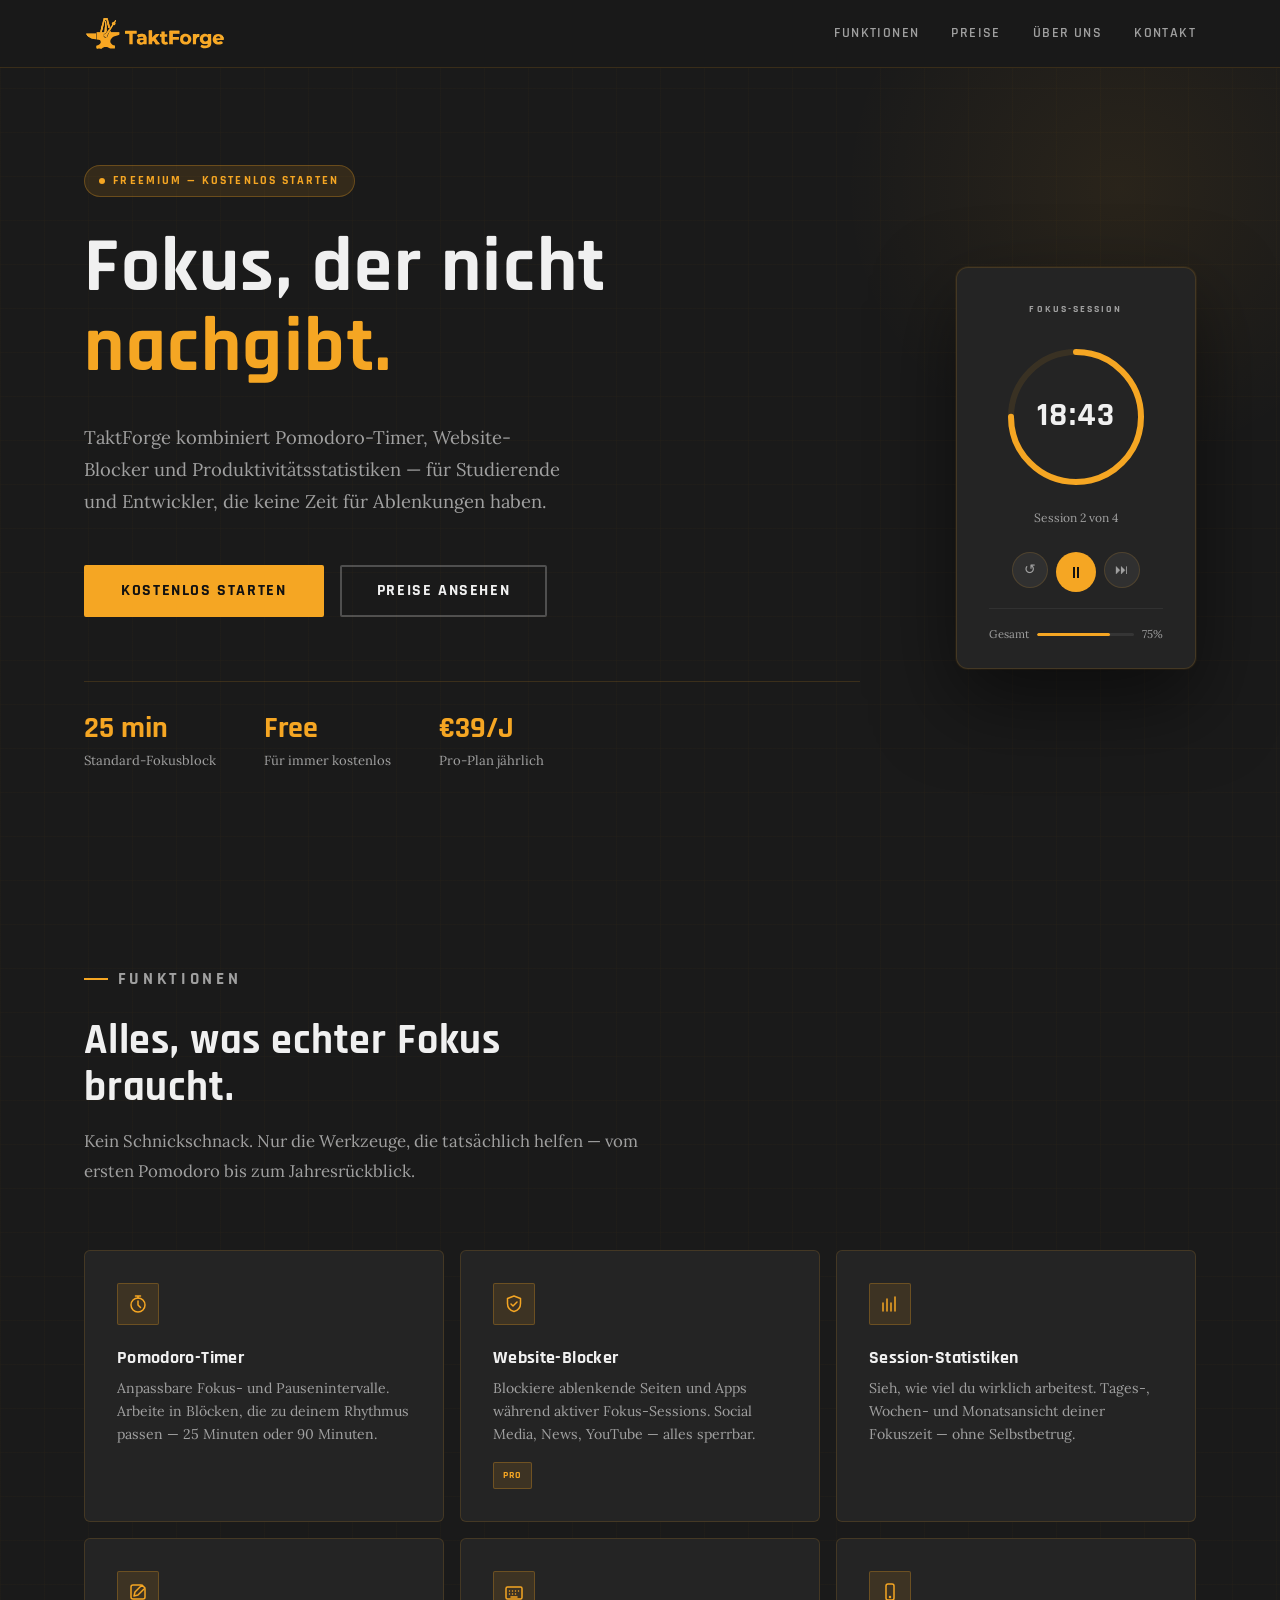
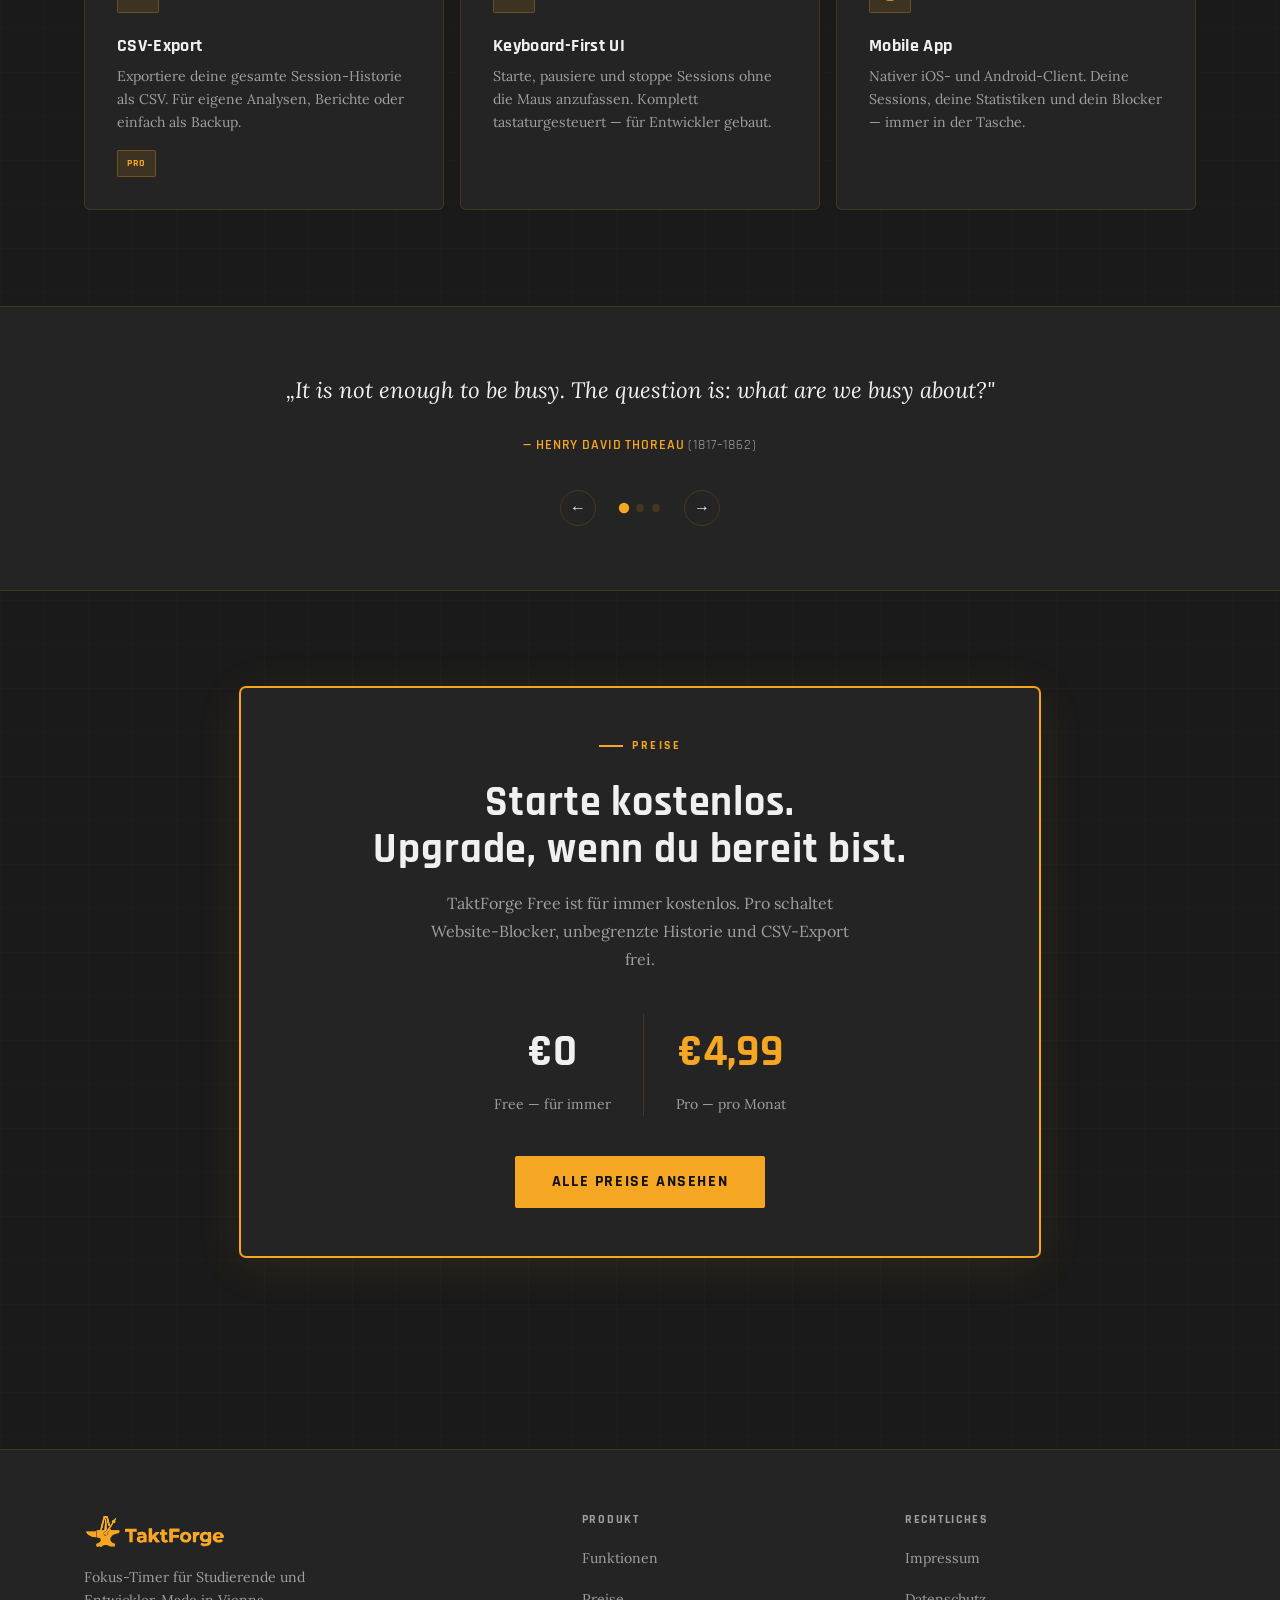
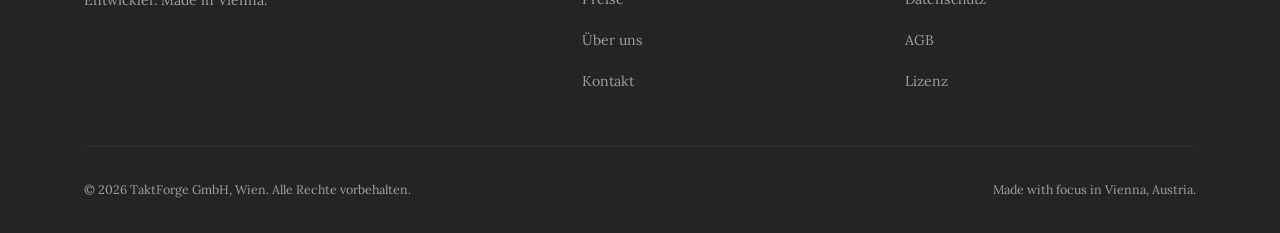
<file: index.html>
<!doctype html>
<html lang="de">
  <head>
    <meta charset="UTF-8" />
    <meta name="viewport" content="width=device-width, initial-scale=1.0" />
    <title>TaktForge — Fokus-Timer für Studierende &amp; Entwickler</title>
    <meta
      name="description"
      content="TaktForge ist der Pomodoro-Timer mit Website-Blocker für Studierende und Entwickler. Kostenlos starten, Pro ab €4,99/Monat."
    />
    <link rel="icon" href="assets/bildmarke.svg" type="image/svg+xml" />
    <link rel="preconnect" href="https://fonts.googleapis.com" />
    <link rel="preconnect" href="https://fonts.gstatic.com" crossorigin />
    <link
      href="https://fonts.googleapis.com/css2?family=Lora:ital,wght@0,400;0,600;1,400&family=Rajdhani:wght@400;500;600;700&display=swap"
      rel="stylesheet"
    />
    <link rel="stylesheet" href="css/styles.css" />
  </head>
  <body>
    <a href="#main-content" class="skip-link">Zum Hauptinhalt springen</a>

    <header class="site-header" role="banner">
      <div class="container">
        <nav class="nav-inner" aria-label="Hauptnavigation">
          <a
            href="index.html"
            class="logo"
            aria-label="TaktForge – Zur Startseite"
          >
            <img
              src="assets/wortbildmarke.svg"
              class="logo-wortbild"
              alt="TaktForge"
            />
          </a>
          <ul class="nav-links" role="list">
            <li><a href="#features">Funktionen</a></li>
            <li><a href="preise.html">Preise</a></li>
            <li><a href="about.html">Über uns</a></li>
            <li><a href="kontakt.html">Kontakt</a></li>
          </ul>
          <a
            href="preise.html"
            class="btn btn-primary btn-sm nav-cta"
            style="display: none"
            aria-label="Preise ansehen"
            >Preise</a
          >
          <button
            class="nav-toggle"
            aria-expanded="false"
            aria-controls="mobile-nav"
            aria-label="Menü öffnen"
          >
            <span></span><span></span><span></span>
          </button>
        </nav>
      </div>
    </header>

    <nav class="nav-mobile" id="mobile-nav" aria-label="Mobile Navigation">
      <ul role="list">
        <li><a href="#features">Funktionen</a></li>
        <li><a href="preise.html">Preise</a></li>
        <li><a href="about.html">Über uns</a></li>
        <li><a href="kontakt.html">Kontakt</a></li>
        <li><a href="impressum.html">Impressum</a></li>
      </ul>
    </nav>

    <main id="main-content">
      <!-- ── HERO ───────────────────────────────────────── -->
      <section class="hero" aria-labelledby="hero-heading">
        <div class="container">
          <div class="hero-inner">
            <div class="hero-text">
              <div class="hero-pill fade-up">
                <span class="hero-pill-dot" aria-hidden="true"></span>
                Freemium — Kostenlos starten
              </div>
              <h1 id="hero-heading" class="hero-title fade-up delay-1">
                Fokus, der nicht<br /><em>nachgibt.</em>
              </h1>
              <p class="hero-subtitle fade-up delay-2">
                TaktForge kombiniert Pomodoro-Timer, Website-Blocker und
                Produktivitätsstatistiken — für Studierende und Entwickler, die
                keine Zeit für Ablenkungen haben.
              </p>
              <div class="hero-ctas fade-up delay-3">
                <a href="preise.html" class="btn btn-primary btn-lg"
                  >Kostenlos starten</a
                >
                <a href="preise.html" class="btn btn-secondary btn-lg"
                  >Preise ansehen</a
                >
              </div>
              <div
                class="hero-stats fade-up delay-4"
                aria-label="Produktkennzahlen"
              >
                <div>
                  <span class="stat-value">25 min</span>
                  <span class="stat-label">Standard-Fokusblock</span>
                </div>
                <div>
                  <span class="stat-value">Free</span>
                  <span class="stat-label">Für immer kostenlos</span>
                </div>
                <div>
                  <span class="stat-value">€39/J</span>
                  <span class="stat-label">Pro-Plan jährlich</span>
                </div>
              </div>
            </div>

            <!-- Timer mock -->
            <div class="hero-visual fade-up delay-2" aria-hidden="true">
              <div class="timer-card" role="presentation">
                <div class="timer-session-label">Fokus-Session</div>
                <div class="timer-ring-wrap">
                  <svg
                    class="timer-ring"
                    viewBox="0 0 148 148"
                    fill="none"
                    xmlns="http://www.w3.org/2000/svg"
                  >
                    <circle class="ring-track" cx="74" cy="74" r="65" />
                    <circle class="ring-progress" cx="74" cy="74" r="65" />
                  </svg>
                  <div class="timer-time">18:43</div>
                </div>
                <div class="timer-meta">Session 2 von 4</div>
                <div class="timer-controls">
                  <div class="timer-btn-mock-sm" title="Zurückspulen">↺</div>
                  <div class="timer-btn-mock" title="Pause">⏸</div>
                  <div class="timer-btn-mock-sm" title="Überspringen">⏭</div>
                </div>
                <div class="timer-bar">
                  <span>Gesamt</span>
                  <div class="timer-bar-track">
                    <div class="timer-bar-fill"></div>
                  </div>
                  <span>75%</span>
                </div>
              </div>
            </div>
          </div>
        </div>
      </section>

      <!-- ── FEATURES ────────────────────────────────────── -->
      <section id="features" aria-labelledby="features-heading">
        <div class="container">
          <div class="features-header">
            <p class="section-label">Funktionen</p>
            <h2 id="features-heading">Alles, was echter Fokus braucht.</h2>
            <p>
              Kein Schnickschnack. Nur die Werkzeuge, die tatsächlich helfen —
              vom ersten Pomodoro bis zum Jahresrückblick.
            </p>
          </div>
          <div class="features-grid">
            <article class="feature-card scroll-fade">
              <div class="feature-icon" aria-hidden="true">
                <svg
                  width="20"
                  height="20"
                  viewBox="0 0 20 20"
                  fill="none"
                  stroke="currentColor"
                  stroke-width="1.5"
                  stroke-linecap="round"
                  stroke-linejoin="round"
                >
                  <circle cx="10" cy="11" r="7" />
                  <path d="M10 7v4l2.5 2.5" />
                  <path d="M7.5 2h5M10 2v2" />
                </svg>
              </div>
              <h3>Pomodoro-Timer</h3>
              <p>
                Anpassbare Fokus- und Pausenintervalle. Arbeite in Blöcken, die
                zu deinem Rhythmus passen — 25 Minuten oder 90 Minuten.
              </p>
            </article>

            <article class="feature-card scroll-fade">
              <div class="feature-icon" aria-hidden="true">
                <svg
                  width="20"
                  height="20"
                  viewBox="0 0 20 20"
                  fill="none"
                  stroke="currentColor"
                  stroke-width="1.5"
                  stroke-linecap="round"
                  stroke-linejoin="round"
                >
                  <path
                    d="M10 2l6.5 2.5v5c0 4-3 7-6.5 8-3.5-1-6.5-4-6.5-8V4.5z"
                  />
                  <path d="M7 10l2 2 4-4" />
                </svg>
              </div>
              <h3>Website-Blocker</h3>
              <p>
                Blockiere ablenkende Seiten und Apps während aktiver
                Fokus-Sessions. Social Media, News, YouTube — alles sperrbar.
              </p>
              <span class="badge">Pro</span>
            </article>

            <article class="feature-card scroll-fade">
              <div class="feature-icon" aria-hidden="true">
                <svg
                  width="20"
                  height="20"
                  viewBox="0 0 20 20"
                  fill="none"
                  stroke="currentColor"
                  stroke-width="1.5"
                  stroke-linecap="round"
                >
                  <path d="M3 17V9M7 17V5M11 17V9M15 17V3" />
                </svg>
              </div>
              <h3>Session-Statistiken</h3>
              <p>
                Sieh, wie viel du wirklich arbeitest. Tages-, Wochen- und
                Monatsansicht deiner Fokuszeit — ohne Selbstbetrug.
              </p>
            </article>

            <article class="feature-card scroll-fade">
              <div class="feature-icon" aria-hidden="true">
                <svg
                  width="20"
                  height="20"
                  viewBox="0 0 20 20"
                  fill="none"
                  stroke="currentColor"
                  stroke-width="1.5"
                  stroke-linecap="round"
                  stroke-linejoin="round"
                >
                  <path
                    d="M13 3H5a2 2 0 00-2 2v10a2 2 0 002 2h10a2 2 0 002-2V7"
                  />
                  <path d="M14 3l3 3-7 7-4 1 1-4 7-7" />
                </svg>
              </div>
              <h3>CSV-Export</h3>
              <p>
                Exportiere deine gesamte Session-Historie als CSV. Für eigene
                Analysen, Berichte oder einfach als Backup.
              </p>
              <span class="badge">Pro</span>
            </article>

            <article class="feature-card scroll-fade">
              <div class="feature-icon" aria-hidden="true">
                <svg
                  width="20"
                  height="20"
                  viewBox="0 0 20 20"
                  fill="none"
                  stroke="currentColor"
                  stroke-width="1.5"
                  stroke-linecap="round"
                  stroke-linejoin="round"
                >
                  <rect x="2" y="5" width="16" height="12" rx="1.5" />
                  <path
                    d="M5.5 9h.01M8.5 9h.01M11.5 9h.01M14.5 9h.01M5.5 12h.01M8.5 12h.01M11.5 12h.01M7 15h6"
                  />
                </svg>
              </div>
              <h3>Keyboard-First UI</h3>
              <p>
                Starte, pausiere und stoppe Sessions ohne die Maus anzufassen.
                Komplett tastaturgesteuert — für Entwickler gebaut.
              </p>
            </article>

            <article class="feature-card scroll-fade">
              <div class="feature-icon" aria-hidden="true">
                <svg
                  width="20"
                  height="20"
                  viewBox="0 0 20 20"
                  fill="none"
                  stroke="currentColor"
                  stroke-width="1.5"
                  stroke-linecap="round"
                >
                  <rect x="6" y="2" width="8" height="16" rx="2" />
                  <circle cx="10" cy="15" r="0.5" fill="currentColor" />
                </svg>
              </div>
              <h3>Mobile App</h3>
              <p>
                Nativer iOS- und Android-Client. Deine Sessions, deine
                Statistiken und dein Blocker — immer in der Tasche.
              </p>
            </article>
          </div>
        </div>
      </section>

      <!-- ── QUOTES CAROUSEL ─────────────────────────────── -->
      <section class="quotes-section" aria-label="Inspirierende Zitate">
        <div class="container">
          <div
            class="quotes-carousel"
            id="quotes-carousel"
            aria-roledescription="Karussell"
            aria-label="Zitate"
          >
            <div class="quotes-track" id="quotes-track">
              <figure
                class="quote-slide"
                role="group"
                aria-roledescription="Folie"
                aria-label="Zitat 1 von 3"
              >
                <blockquote>
                  <p>
                    „It is not enough to be busy. The question is: what are we
                    busy about?"
                  </p>
                </blockquote>
                <figcaption>
                  — Henry David Thoreau
                  <span class="quote-years">(1817–1862)</span>
                </figcaption>
              </figure>

              <figure
                class="quote-slide"
                role="group"
                aria-roledescription="Folie"
                aria-label="Zitat 2 von 3"
              >
                <blockquote>
                  <p>
                    „The successful warrior is the average man, with laser-like
                    focus."
                  </p>
                </blockquote>
                <figcaption>
                  — Bruce Lee <span class="quote-years">(1940–1973)</span>
                </figcaption>
              </figure>

              <figure
                class="quote-slide"
                role="group"
                aria-roledescription="Folie"
                aria-label="Zitat 3 von 3"
              >
                <blockquote>
                  <p>
                    „Concentrate all your thoughts upon the work in hand. The
                    sun's rays do not burn until brought to a focus."
                  </p>
                </blockquote>
                <figcaption>
                  — Alexander Graham Bell
                  <span class="quote-years">(1847–1922)</span>
                </figcaption>
              </figure>
            </div>

            <div class="quotes-controls">
              <button
                class="quote-btn"
                id="quote-prev"
                aria-label="Vorheriges Zitat"
              >
                &#8592;
              </button>
              <div class="quote-dots" role="tablist" aria-label="Zitat wählen">
                <button
                  class="quote-dot active"
                  role="tab"
                  aria-selected="true"
                  aria-label="Zitat 1"
                  data-index="0"
                ></button>
                <button
                  class="quote-dot"
                  role="tab"
                  aria-selected="false"
                  aria-label="Zitat 2"
                  data-index="1"
                ></button>
                <button
                  class="quote-dot"
                  role="tab"
                  aria-selected="false"
                  aria-label="Zitat 3"
                  data-index="2"
                ></button>
              </div>
              <button
                class="quote-btn"
                id="quote-next"
                aria-label="Nächstes Zitat"
              >
                &#8594;
              </button>
            </div>
          </div>
        </div>
      </section>

      <!-- ── PRICING TEASER ───────────────────────────────── -->
      <section aria-labelledby="pricing-teaser-heading">
        <div class="container">
          <div
            class="card card-accent"
            style="
              padding: 3rem 2rem;
              max-width: 800px;
              margin: 0 auto;
              text-align: center;
            "
          >
            <p class="section-label" style="justify-content: center">Preise</p>
            <h2 id="pricing-teaser-heading">
              Starte kostenlos.<br />Upgrade, wenn du bereit bist.
            </h2>
            <p
              class="text-muted mt-md"
              style="max-width: 440px; margin-left: auto; margin-right: auto"
            >
              TaktForge Free ist für immer kostenlos. Pro schaltet
              Website-Blocker, unbegrenzte Historie und CSV-Export frei.
            </p>
            <div
              style="
                display: flex;
                gap: 2rem;
                justify-content: center;
                flex-wrap: wrap;
                margin: 2.5rem 0;
              "
            >
              <div>
                <span
                  style="
                    font-family: var(--font-heading);
                    font-size: 2.8rem;
                    font-weight: 700;
                    color: var(--color-text);
                  "
                  >€0</span
                >
                <div class="text-muted text-sm">Free — für immer</div>
              </div>
              <div style="width: 1px; background: var(--color-border)"></div>
              <div>
                <span
                  style="
                    font-family: var(--font-heading);
                    font-size: 2.8rem;
                    font-weight: 700;
                    color: var(--color-accent);
                  "
                  >€4,99</span
                >
                <div class="text-muted text-sm">Pro — pro Monat</div>
              </div>
            </div>
            <a href="preise.html" class="btn btn-primary btn-lg"
              >Alle Preise ansehen</a
            >
          </div>
        </div>
      </section>
    </main>

    <footer class="site-footer" role="contentinfo">
      <div class="container">
        <div class="footer-grid">
          <div class="footer-brand">
            <a
              href="index.html"
              class="logo"
              aria-label="TaktForge – Zur Startseite"
            >
              <img
                src="assets/wortbildmarke.svg"
                class="logo-wortbild"
                alt="TaktForge"
              />
            </a>
            <p>Fokus-Timer für Studierende und Entwickler. Made in Vienna.</p>
          </div>
          <div class="footer-col">
            <h3>Produkt</h3>
            <ul>
              <li><a href="#features">Funktionen</a></li>
              <li><a href="preise.html">Preise</a></li>
              <li><a href="about.html">Über uns</a></li>
              <li><a href="kontakt.html">Kontakt</a></li>
            </ul>
          </div>
          <div class="footer-col">
            <h3>Rechtliches</h3>
            <ul>
              <li><a href="impressum.html">Impressum</a></li>
              <li><a href="datenschutz.html">Datenschutz</a></li>
              <li><a href="agb.html">AGB</a></li>
              <li><a href="lizenz.html">Lizenz</a></li>
            </ul>
          </div>
        </div>
        <div class="footer-bottom">
          <span>© 2026 TaktForge GmbH, Wien. Alle Rechte vorbehalten.</span>
          <span lang="en">Made with focus in Vienna, Austria.</span>
        </div>
      </div>
    </footer>

    <script src="js/main.js"></script>
  </body>
</html>
</file>
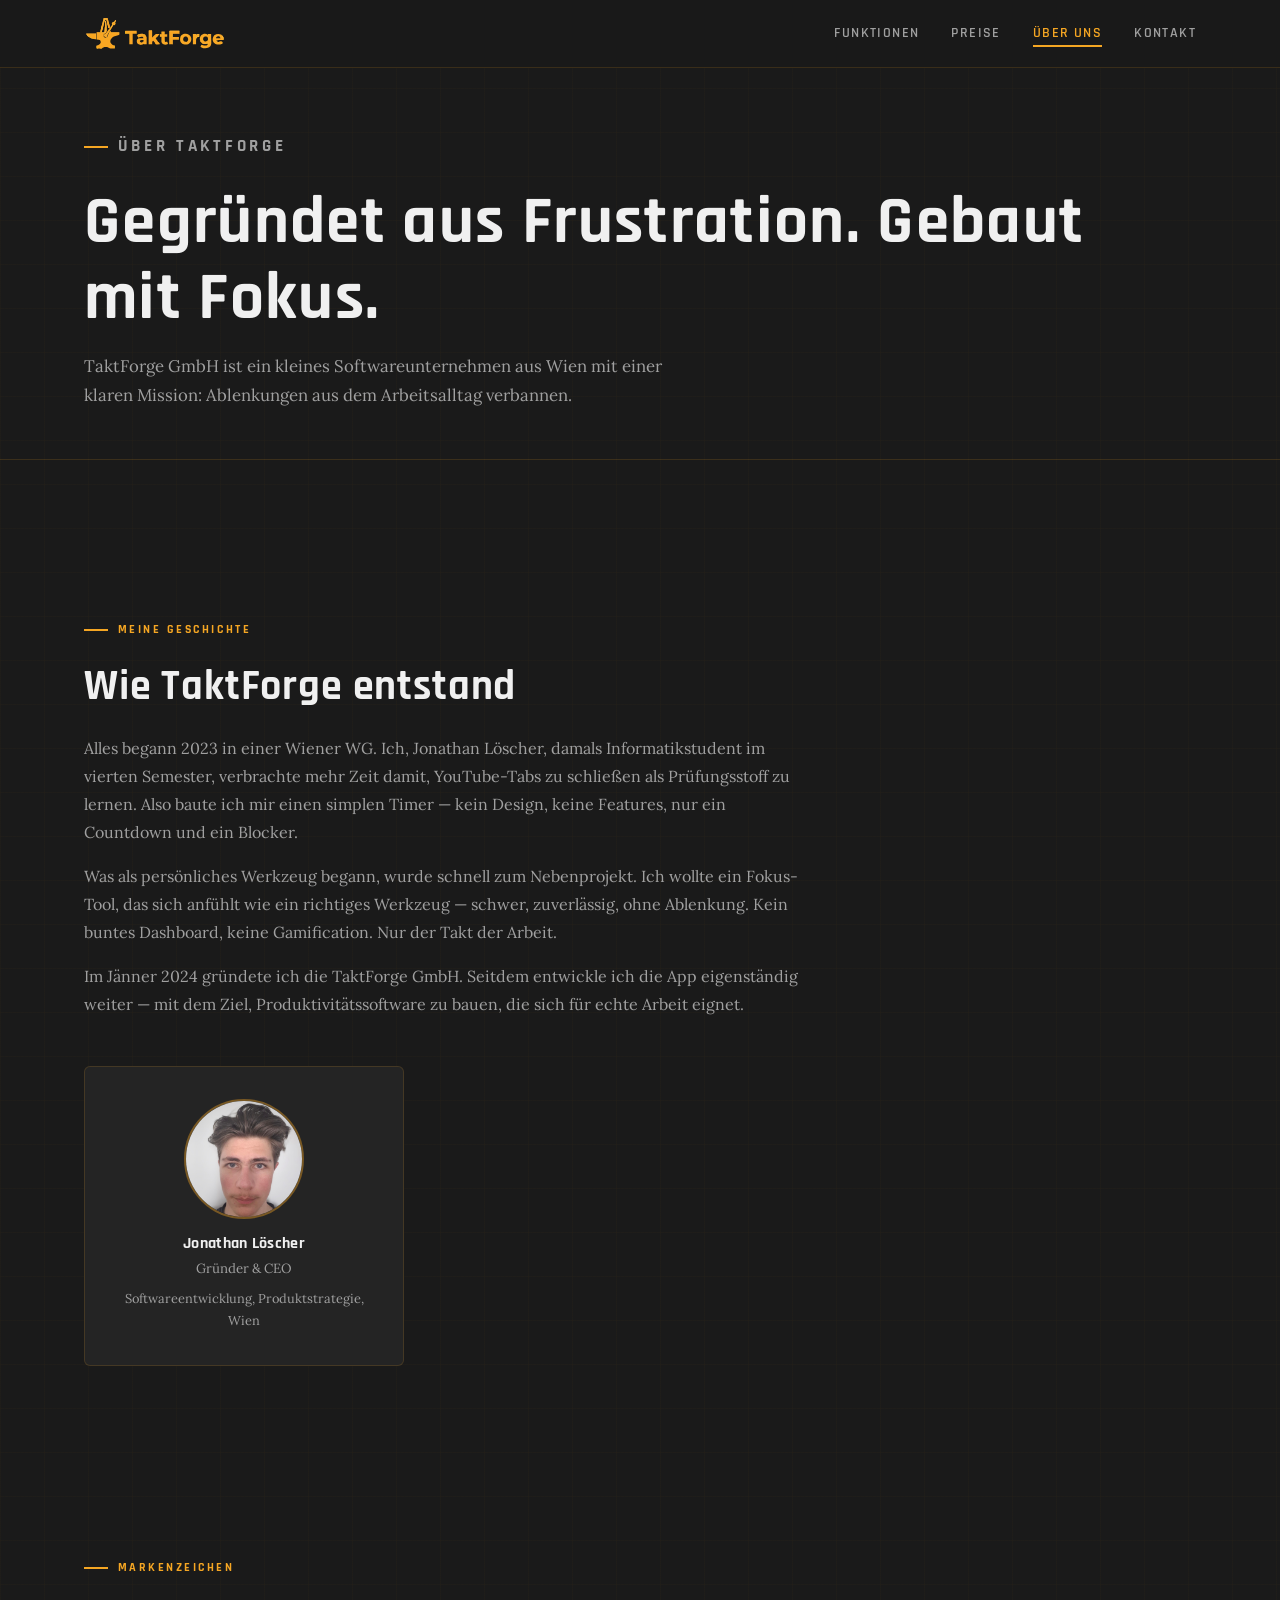
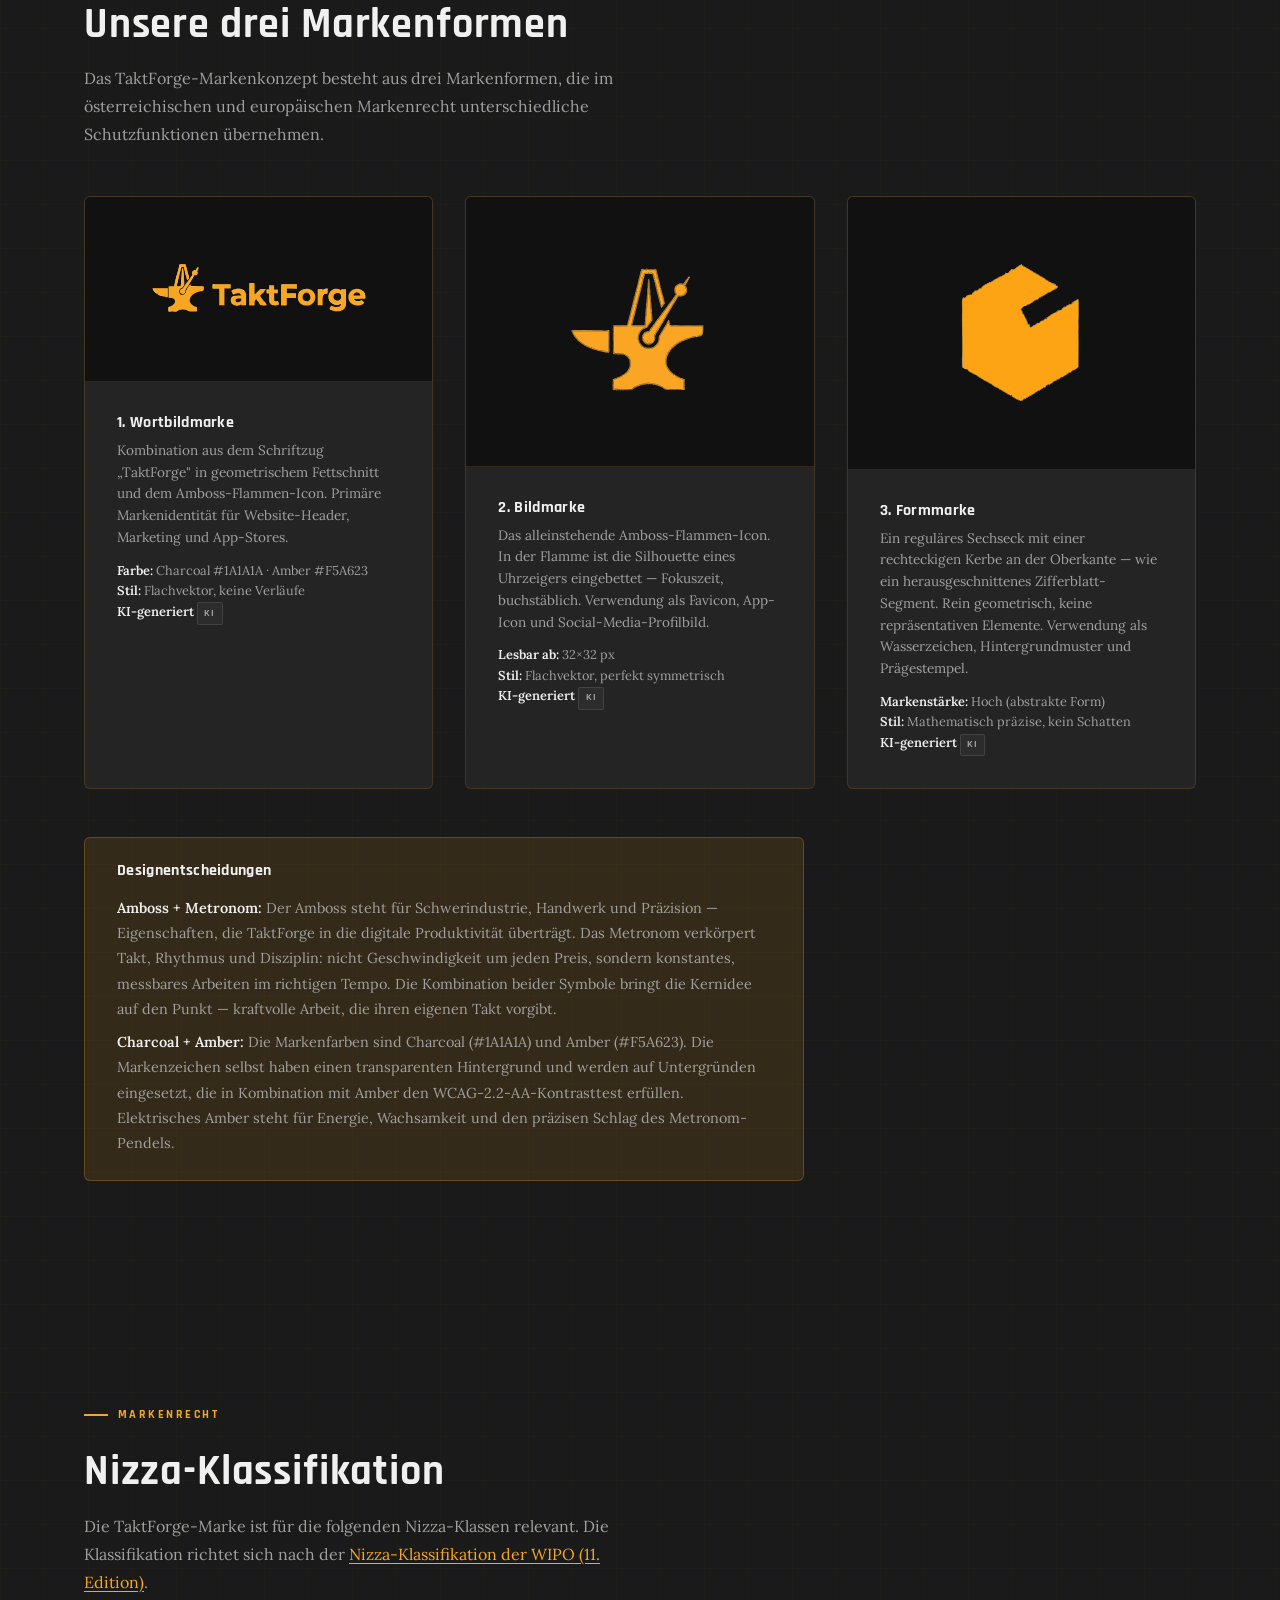
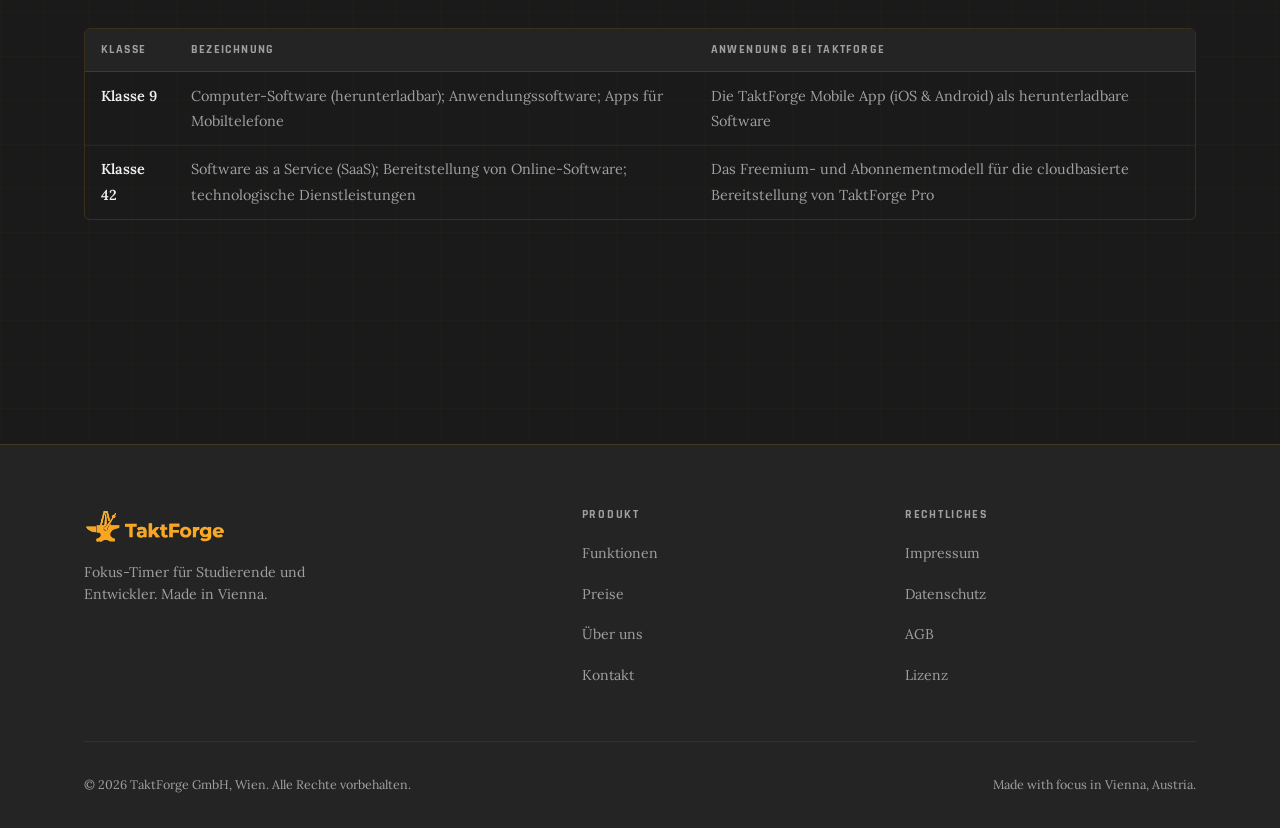
<file: about.html>
<!doctype html>
<html lang="de">
  <head>
    <meta charset="UTF-8" />
    <meta name="viewport" content="width=device-width, initial-scale=1.0" />
    <title>Über uns — TaktForge</title>
    <meta
      name="description"
      content="Die Geschichte von TaktForge GmbH, unsere Markenformen und die Nizza-Klassifikationen unserer Marke."
    />
    <link rel="icon" href="assets/bildmarke.svg" type="image/svg+xml" />
    <link rel="preconnect" href="https://fonts.googleapis.com" />
    <link rel="preconnect" href="https://fonts.gstatic.com" crossorigin />
    <link
      href="https://fonts.googleapis.com/css2?family=Lora:ital,wght@0,400;0,600;1,400&family=Rajdhani:wght@400;500;600;700&display=swap"
      rel="stylesheet"
    />
    <link rel="stylesheet" href="css/styles.css" />
  </head>
  <body>
    <a href="#main-content" class="skip-link">Zum Hauptinhalt springen</a>

    <header class="site-header" role="banner">
      <div class="container">
        <nav class="nav-inner" aria-label="Hauptnavigation">
          <a
            href="index.html"
            class="logo"
            aria-label="TaktForge – Zur Startseite"
          >
            <img
              src="assets/wortbildmarke.svg"
              class="logo-wortbild"
              alt="TaktForge"
            />
          </a>
          <ul class="nav-links" role="list">
            <li><a href="index.html#features">Funktionen</a></li>
            <li><a href="preise.html">Preise</a></li>
            <li><a href="about.html" aria-current="page">Über uns</a></li>
            <li><a href="kontakt.html">Kontakt</a></li>
          </ul>
          <button
            class="nav-toggle"
            aria-expanded="false"
            aria-controls="mobile-nav"
            aria-label="Menü öffnen"
          >
            <span></span><span></span><span></span>
          </button>
        </nav>
      </div>
    </header>

    <nav class="nav-mobile" id="mobile-nav" aria-label="Mobile Navigation">
      <ul role="list">
        <li><a href="index.html#features">Funktionen</a></li>
        <li><a href="preise.html">Preise</a></li>
        <li><a href="about.html" aria-current="page">Über uns</a></li>
        <li><a href="kontakt.html">Kontakt</a></li>
      </ul>
    </nav>

    <main id="main-content">
      <!-- Page hero -->
      <div class="page-hero">
        <div class="container">
          <p class="section-label">Über TaktForge</p>
          <h1>Gegründet aus Frustration. Gebaut mit Fokus.</h1>
          <p>
            TaktForge GmbH ist ein kleines Softwareunternehmen aus Wien mit
            einer klaren Mission: Ablenkungen aus dem Arbeitsalltag verbannen.
          </p>
        </div>
      </div>

      <!-- Founding story -->
      <section aria-labelledby="story-heading">
        <div class="container">
          <div style="max-width: 720px">
            <p class="section-label">Meine Geschichte</p>
            <h2 id="story-heading">Wie TaktForge entstand</h2>
            <p class="text-muted mt-lg">
              Alles begann 2023 in einer Wiener WG. Ich, Jonathan Löscher,
              damals Informatikstudent im vierten Semester, verbrachte mehr Zeit
              damit, YouTube-Tabs zu schließen als Prüfungsstoff zu lernen. Also
              baute ich mir einen simplen Timer — kein Design, keine Features,
              nur ein Countdown und ein Blocker.
            </p>
            <p class="text-muted">
              Was als persönliches Werkzeug begann, wurde schnell zum
              Nebenprojekt. Ich wollte ein Fokus-Tool, das sich anfühlt wie ein
              richtiges Werkzeug — schwer, zuverlässig, ohne Ablenkung. Kein
              buntes Dashboard, keine Gamification. Nur der Takt der Arbeit.
            </p>
            <p class="text-muted">
              Im Jänner 2024 gründete ich die TaktForge GmbH. Seitdem entwickle
              ich die App eigenständig weiter — mit dem Ziel,
              Produktivitätssoftware zu bauen, die sich für echte Arbeit eignet.
            </p>
          </div>

          <!-- Founder -->
          <div class="mt-2xl" aria-label="Gründer">
            <article class="founder-card" style="max-width: 320px">
              <img
                src="assets/profile.jpeg"
                alt="Jonathan Löscher, Gründer von TaktForge"
                class="founder-photo"
              />
              <h3>Jonathan Löscher</h3>
              <p>Gründer &amp; CEO</p>
              <p
                style="
                  margin-top: 0.5rem;
                  font-size: 0.8rem;
                  color: var(--color-text-muted);
                "
              >
                Softwareentwicklung, Produktstrategie, Wien
              </p>
            </article>
          </div>
        </div>
      </section>

      <!-- Brand marks -->
      <section aria-labelledby="brand-heading">
        <div class="container">
          <p class="section-label">Markenzeichen</p>
          <h2 id="brand-heading">Unsere drei Markenformen</h2>
          <p class="text-muted mt-md" style="max-width: 600px">
            Das TaktForge-Markenkonzept besteht aus drei Markenformen, die im
            österreichischen und europäischen Markenrecht unterschiedliche
            Schutzfunktionen übernehmen.
          </p>

          <div class="brand-marks-grid">
            <!-- 1. Wortbildmarke -->
            <article class="brand-mark-card" aria-labelledby="wbm-heading">
              <div class="brand-mark-display">
                <img
                  src="assets/wortbildmarke.svg"
                  alt="TaktForge Wortbildmarke: Schriftzug TaktForge kombiniert mit Amboss-Flammen-Icon, in Amber auf Charcoal"
                  style="max-width: 220px; width: 100%; height: auto"
                />
              </div>
              <div class="brand-mark-info">
                <h3 id="wbm-heading">1. Wortbildmarke</h3>
                <p>
                  Kombination aus dem Schriftzug „TaktForge" in geometrischem
                  Fettschnitt und dem Amboss-Flammen-Icon. Primäre
                  Markenidentität für Website-Header, Marketing und App-Stores.
                </p>
                <p
                  style="
                    margin-top: 0.75rem;
                    font-size: 0.8rem;
                    color: var(--color-text-muted);
                  "
                >
                  <strong style="color: var(--color-text)">Farbe:</strong>
                  Charcoal #1A1A1A · Amber #F5A623<br />
                  <strong style="color: var(--color-text)">Stil:</strong>
                  Flachvektor, keine Verläufe<br />
                  <strong style="color: var(--color-text)">KI-generiert</strong>
                  <span class="ai-label">KI</span>
                </p>
              </div>
            </article>

            <!-- 2. Bildmarke -->
            <article class="brand-mark-card" aria-labelledby="bm-heading">
              <div class="brand-mark-display">
                <img
                  src="assets/bildmarke.svg"
                  alt="TaktForge Bildmarke: stilisierter Amboss mit Flamme, in der eine Uhrzeigernadelsilhouette erkennbar ist"
                  style="max-width: 140px; width: 100%; height: auto"
                />
              </div>
              <div class="brand-mark-info">
                <h3 id="bm-heading">2. Bildmarke</h3>
                <p>
                  Das alleinstehende Amboss-Flammen-Icon. In der Flamme ist die
                  Silhouette eines Uhrzeigers eingebettet — Fokuszeit,
                  buchstäblich. Verwendung als Favicon, App-Icon und
                  Social-Media-Profilbild.
                </p>
                <p
                  style="
                    margin-top: 0.75rem;
                    font-size: 0.8rem;
                    color: var(--color-text-muted);
                  "
                >
                  <strong style="color: var(--color-text)">Lesbar ab:</strong>
                  32×32 px<br />
                  <strong style="color: var(--color-text)">Stil:</strong>
                  Flachvektor, perfekt symmetrisch<br />
                  <strong style="color: var(--color-text)">KI-generiert</strong>
                  <span class="ai-label">KI</span>
                </p>
              </div>
            </article>

            <!-- 3. Formmarke -->
            <article class="brand-mark-card" aria-labelledby="fm-heading">
              <div class="brand-mark-display">
                <img
                  src="assets/formmarke.svg"
                  alt="TaktForge Formmarke: reguläres Sechseck mit rechteckiger Kerbe an der Oberkante, in Amber auf Charcoal"
                  style="max-width: 140px; width: 100%; height: auto"
                />
              </div>
              <div class="brand-mark-info">
                <h3 id="fm-heading">3. Formmarke</h3>
                <p>
                  Ein reguläres Sechseck mit einer rechteckigen Kerbe an der
                  Oberkante — wie ein herausgeschnittenes Zifferblatt-Segment.
                  Rein geometrisch, keine repräsentativen Elemente. Verwendung
                  als Wasserzeichen, Hintergrundmuster und Prägestempel.
                </p>
                <p
                  style="
                    margin-top: 0.75rem;
                    font-size: 0.8rem;
                    color: var(--color-text-muted);
                  "
                >
                  <strong style="color: var(--color-text)"
                    >Markenstärke:</strong
                  >
                  Hoch (abstrakte Form)<br />
                  <strong style="color: var(--color-text)">Stil:</strong>
                  Mathematisch präzise, kein Schatten<br />
                  <strong style="color: var(--color-text)">KI-generiert</strong>
                  <span class="ai-label">KI</span>
                </p>
              </div>
            </article>
          </div>

          <!-- Design rationale -->
          <div class="highlight-box mt-xl" style="max-width: 720px">
            <h3 style="font-size: 1rem; margin-bottom: var(--space-md)">
              Designentscheidungen
            </h3>
            <p
              style="
                font-size: 0.9rem;
                color: var(--color-text-muted);
                margin-bottom: var(--space-sm);
              "
            >
              <strong style="color: var(--color-text)">Amboss + Metronom:</strong>
              Der Amboss steht für Schwerindustrie, Handwerk und Präzision —
              Eigenschaften, die TaktForge in die digitale Produktivität
              überträgt. Das Metronom verkörpert Takt, Rhythmus und Disziplin:
              nicht Geschwindigkeit um jeden Preis, sondern konstantes, messbares
              Arbeiten im richtigen Tempo. Die Kombination beider Symbole bringt
              die Kernidee auf den Punkt — kraftvolle Arbeit, die ihren eigenen
              Takt vorgibt.
            </p>
            <p
              style="
                font-size: 0.9rem;
                color: var(--color-text-muted);
                margin: 0;
              "
            >
              <strong style="color: var(--color-text)"
                >Charcoal + Amber:</strong
              >
              Die Markenfarben sind Charcoal (#1A1A1A) und Amber (#F5A623). Die
              Markenzeichen selbst haben einen transparenten Hintergrund und
              werden auf Untergründen eingesetzt, die in Kombination mit Amber
              den WCAG-2.2-AA-Kontrasttest erfüllen. Elektrisches Amber steht
              für Energie, Wachsamkeit und den präzisen Schlag des
              Metronom-Pendels.
            </p>
          </div>
        </div>
      </section>

      <!-- Nizza Classifications -->
      <section aria-labelledby="nizza-heading">
        <div class="container">
          <p class="section-label">Markenrecht</p>
          <h2 id="nizza-heading">Nizza-Klassifikation</h2>
          <p class="text-muted mt-md" style="max-width: 580px">
            Die TaktForge-Marke ist für die folgenden Nizza-Klassen relevant.
            Die Klassifikation richtet sich nach der
            <a
              href="https://www.wipo.int/classifications/nice/en/"
              rel="external noopener noreferrer"
              >Nizza-Klassifikation der WIPO (11. Edition)</a
            >.
          </p>

          <div class="table-wrapper mt-xl">
            <table aria-label="Nizza-Klassifikation der TaktForge-Marke">
              <thead>
                <tr>
                  <th scope="col">Klasse</th>
                  <th scope="col">Bezeichnung</th>
                  <th scope="col">Anwendung bei TaktForge</th>
                </tr>
              </thead>
              <tbody>
                <tr>
                  <td><strong>Klasse 9</strong></td>
                  <td>
                    Computer-Software (herunterladbar); Anwendungssoftware; Apps
                    für Mobiltelefone
                  </td>
                  <td>
                    Die TaktForge Mobile App (iOS &amp; Android) als
                    herunterladbare Software
                  </td>
                </tr>
                <tr>
                  <td><strong>Klasse 42</strong></td>
                  <td>
                    Software as a Service (SaaS); Bereitstellung von
                    Online-Software; technologische Dienstleistungen
                  </td>
                  <td>
                    Das Freemium- und Abonnementmodell für die cloudbasierte
                    Bereitstellung von TaktForge Pro
                  </td>
                </tr>
              </tbody>
            </table>
          </div>
        </div>
      </section>
    </main>

    <footer class="site-footer" role="contentinfo">
      <div class="container">
        <div class="footer-grid">
          <div class="footer-brand">
            <a
              href="index.html"
              class="logo"
              aria-label="TaktForge – Zur Startseite"
            >
              <img
                src="assets/wortbildmarke.svg"
                class="logo-wortbild"
                alt="TaktForge"
              />
            </a>
            <p>Fokus-Timer für Studierende und Entwickler. Made in Vienna.</p>
          </div>
          <div class="footer-col">
            <h3>Produkt</h3>
            <ul>
              <li><a href="index.html#features">Funktionen</a></li>
              <li><a href="preise.html">Preise</a></li>
              <li><a href="about.html">Über uns</a></li>
              <li><a href="kontakt.html">Kontakt</a></li>
            </ul>
          </div>
          <div class="footer-col">
            <h3>Rechtliches</h3>
            <ul>
              <li><a href="impressum.html">Impressum</a></li>
              <li><a href="datenschutz.html">Datenschutz</a></li>
              <li><a href="agb.html">AGB</a></li>
              <li><a href="lizenz.html">Lizenz</a></li>
            </ul>
          </div>
        </div>
        <div class="footer-bottom">
          <span>© 2026 TaktForge GmbH, Wien. Alle Rechte vorbehalten.</span>
          <span lang="en">Made with focus in Vienna, Austria.</span>
        </div>
      </div>
    </footer>

    <script src="js/main.js"></script>
  </body>
</html>
</file>
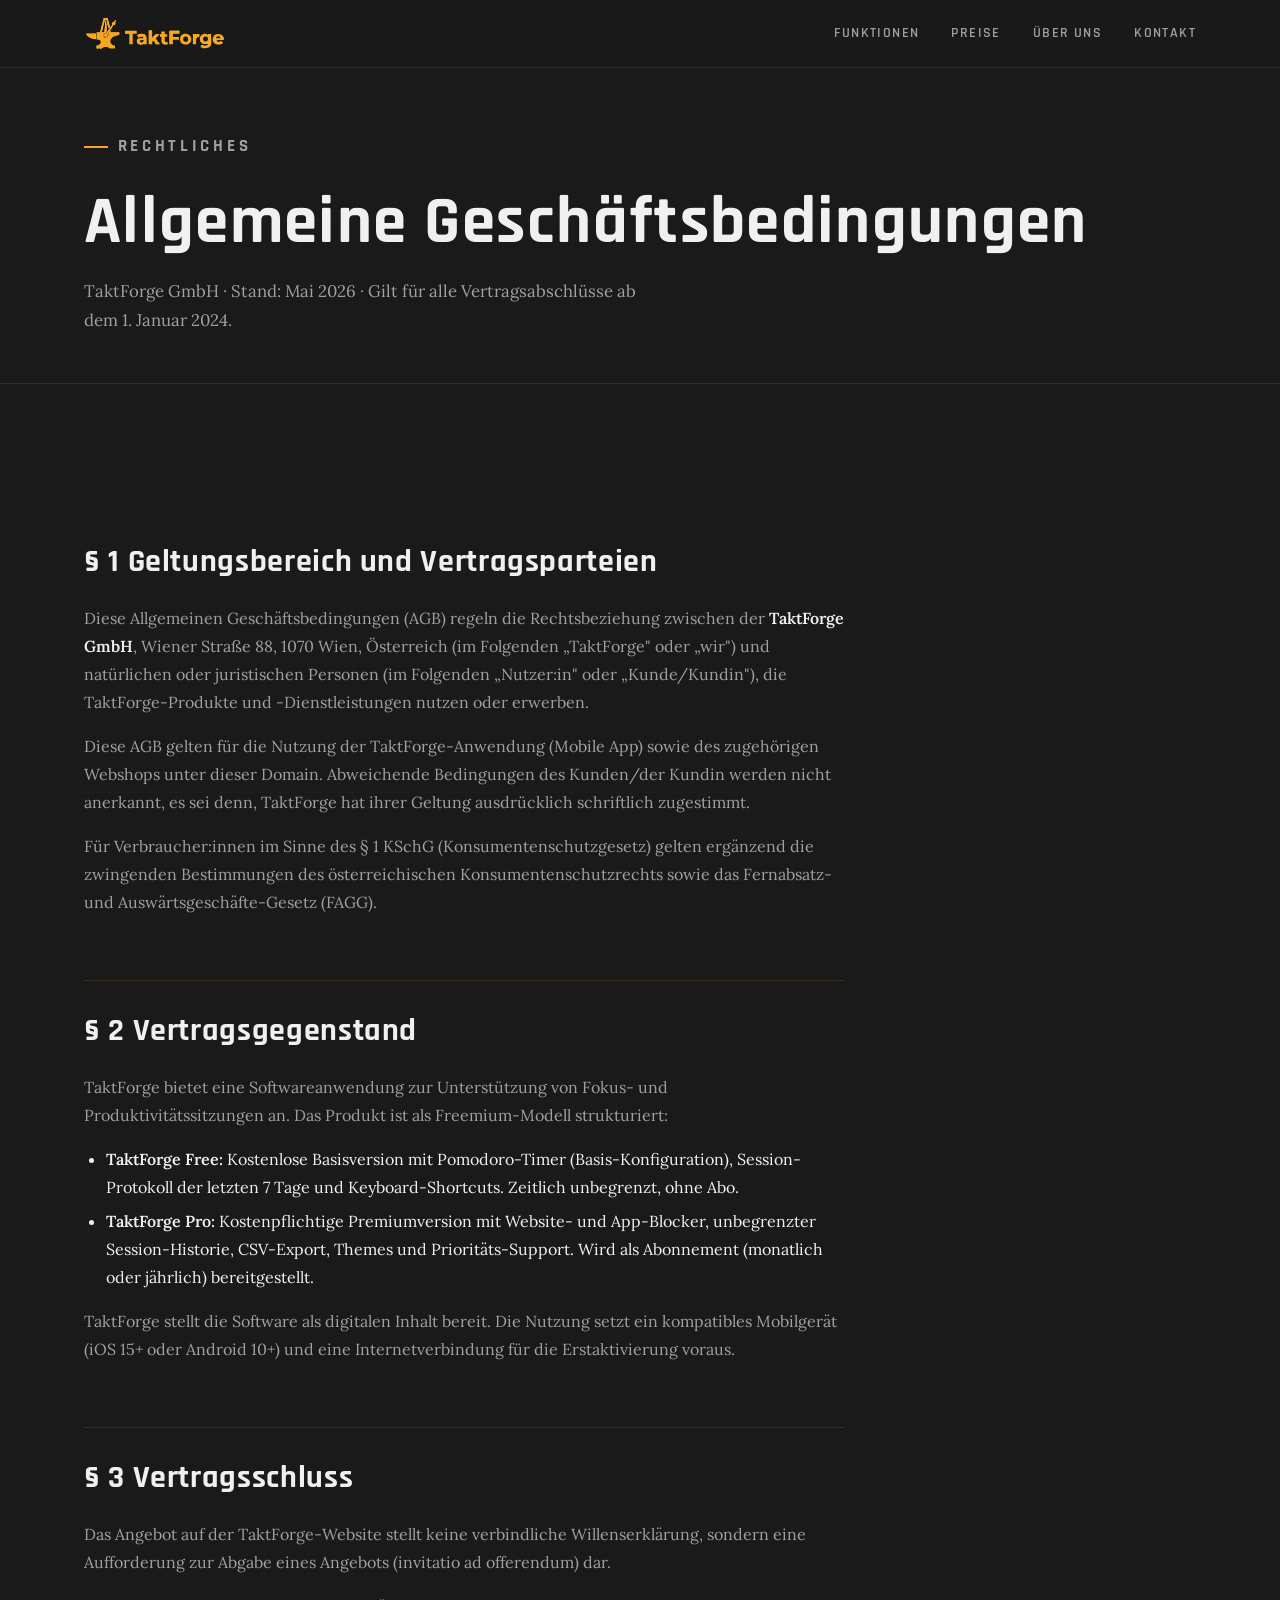
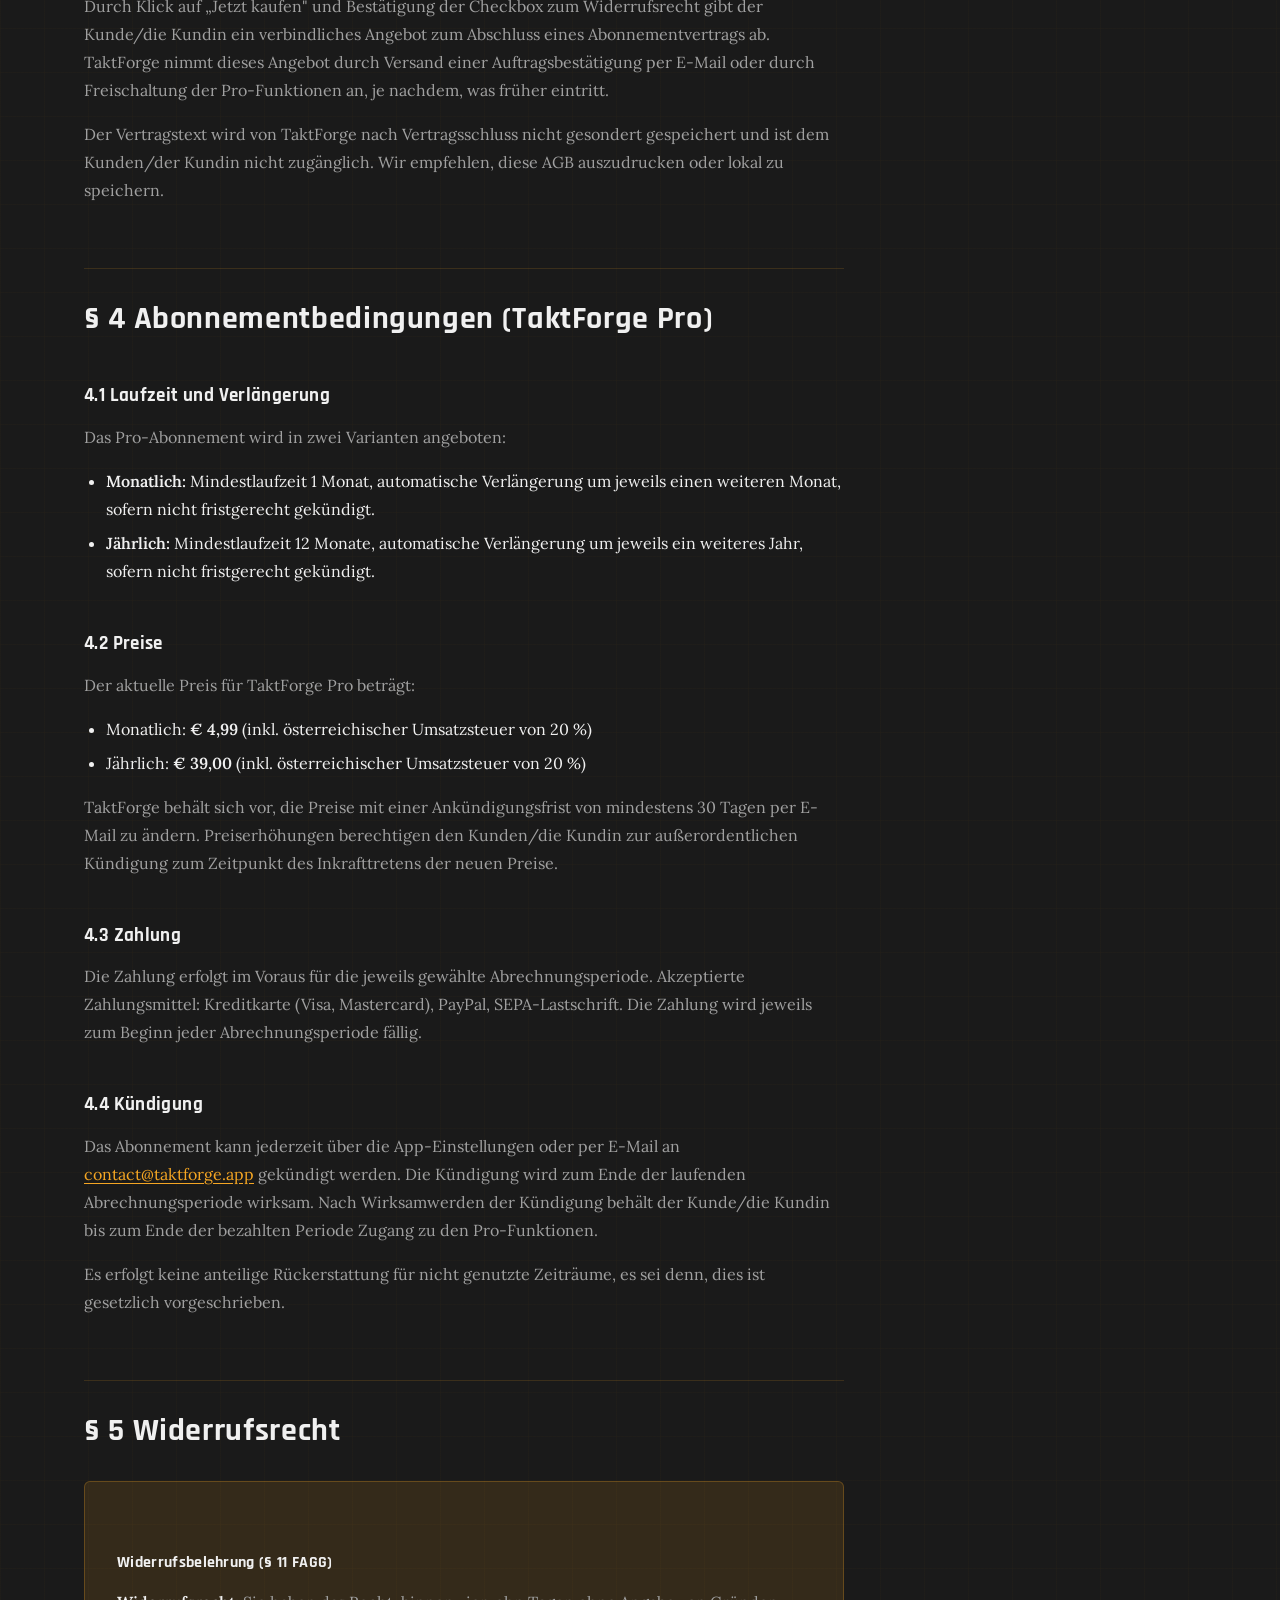
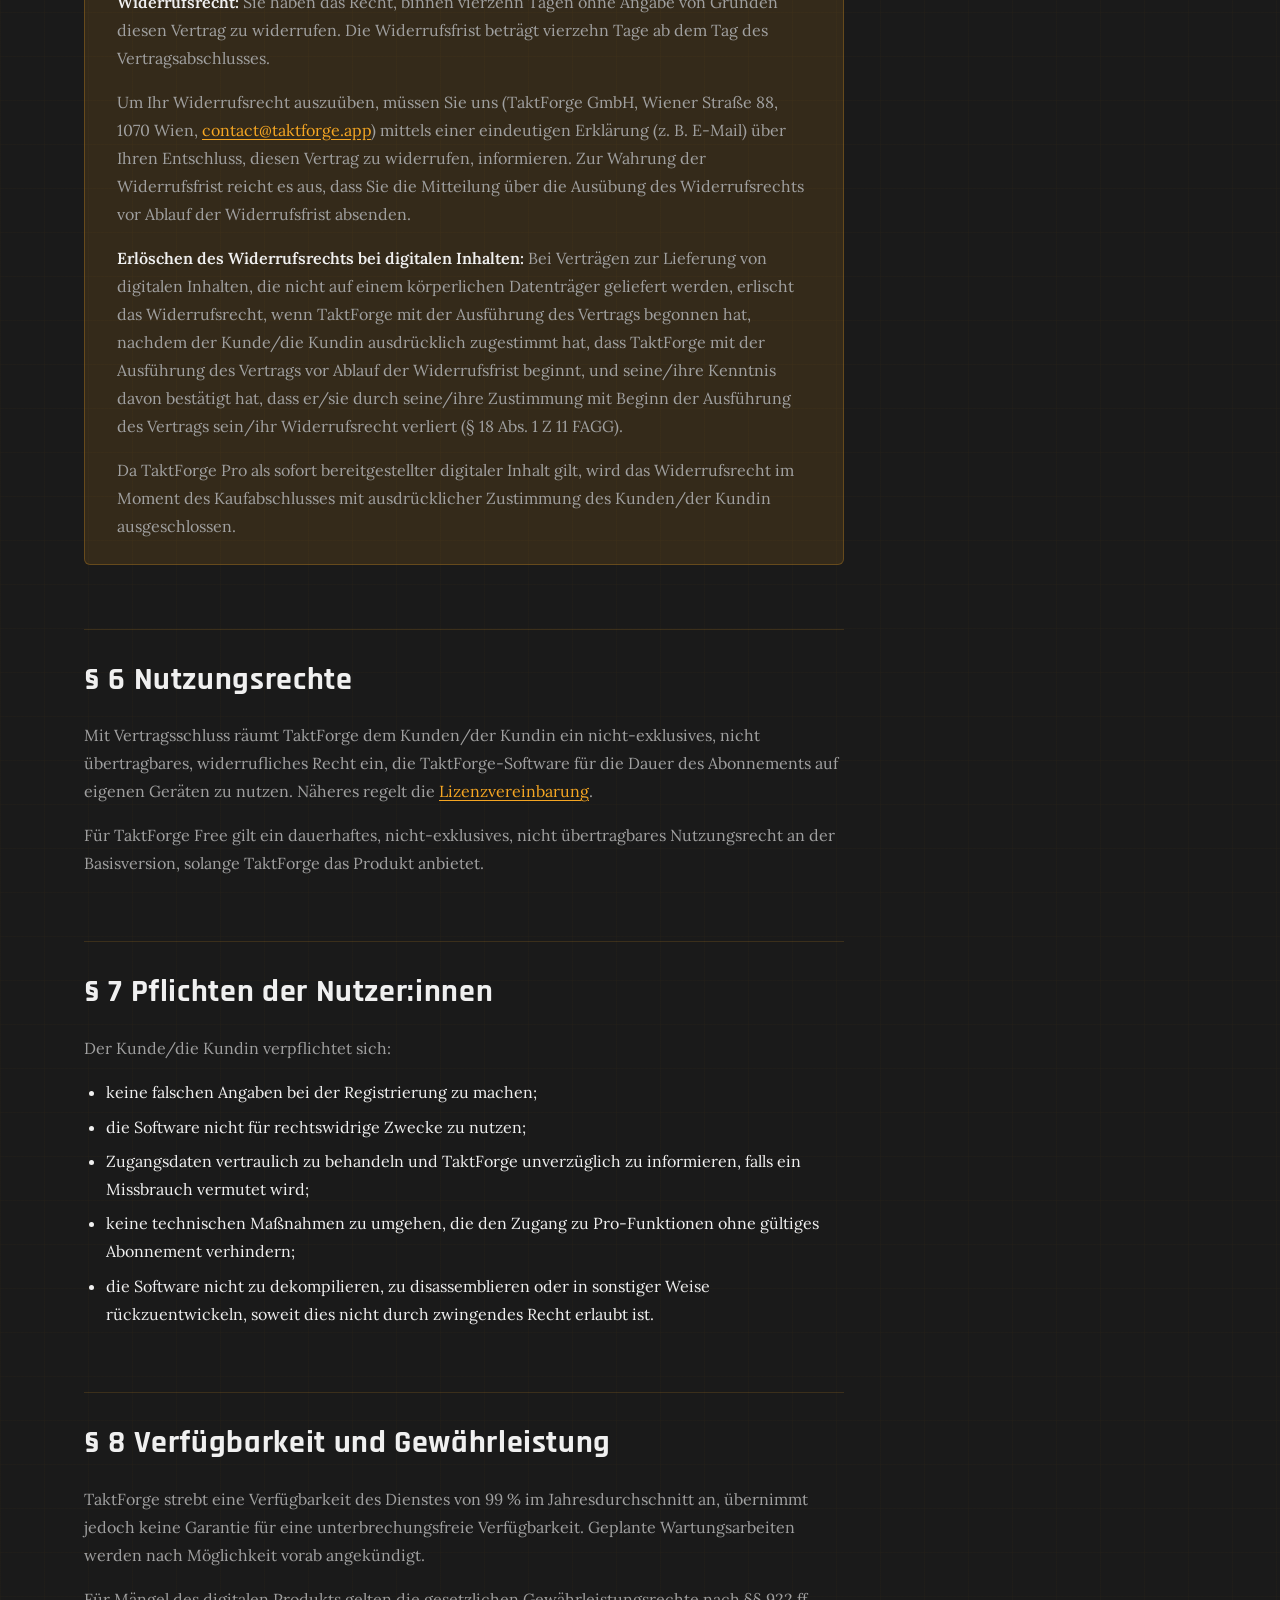
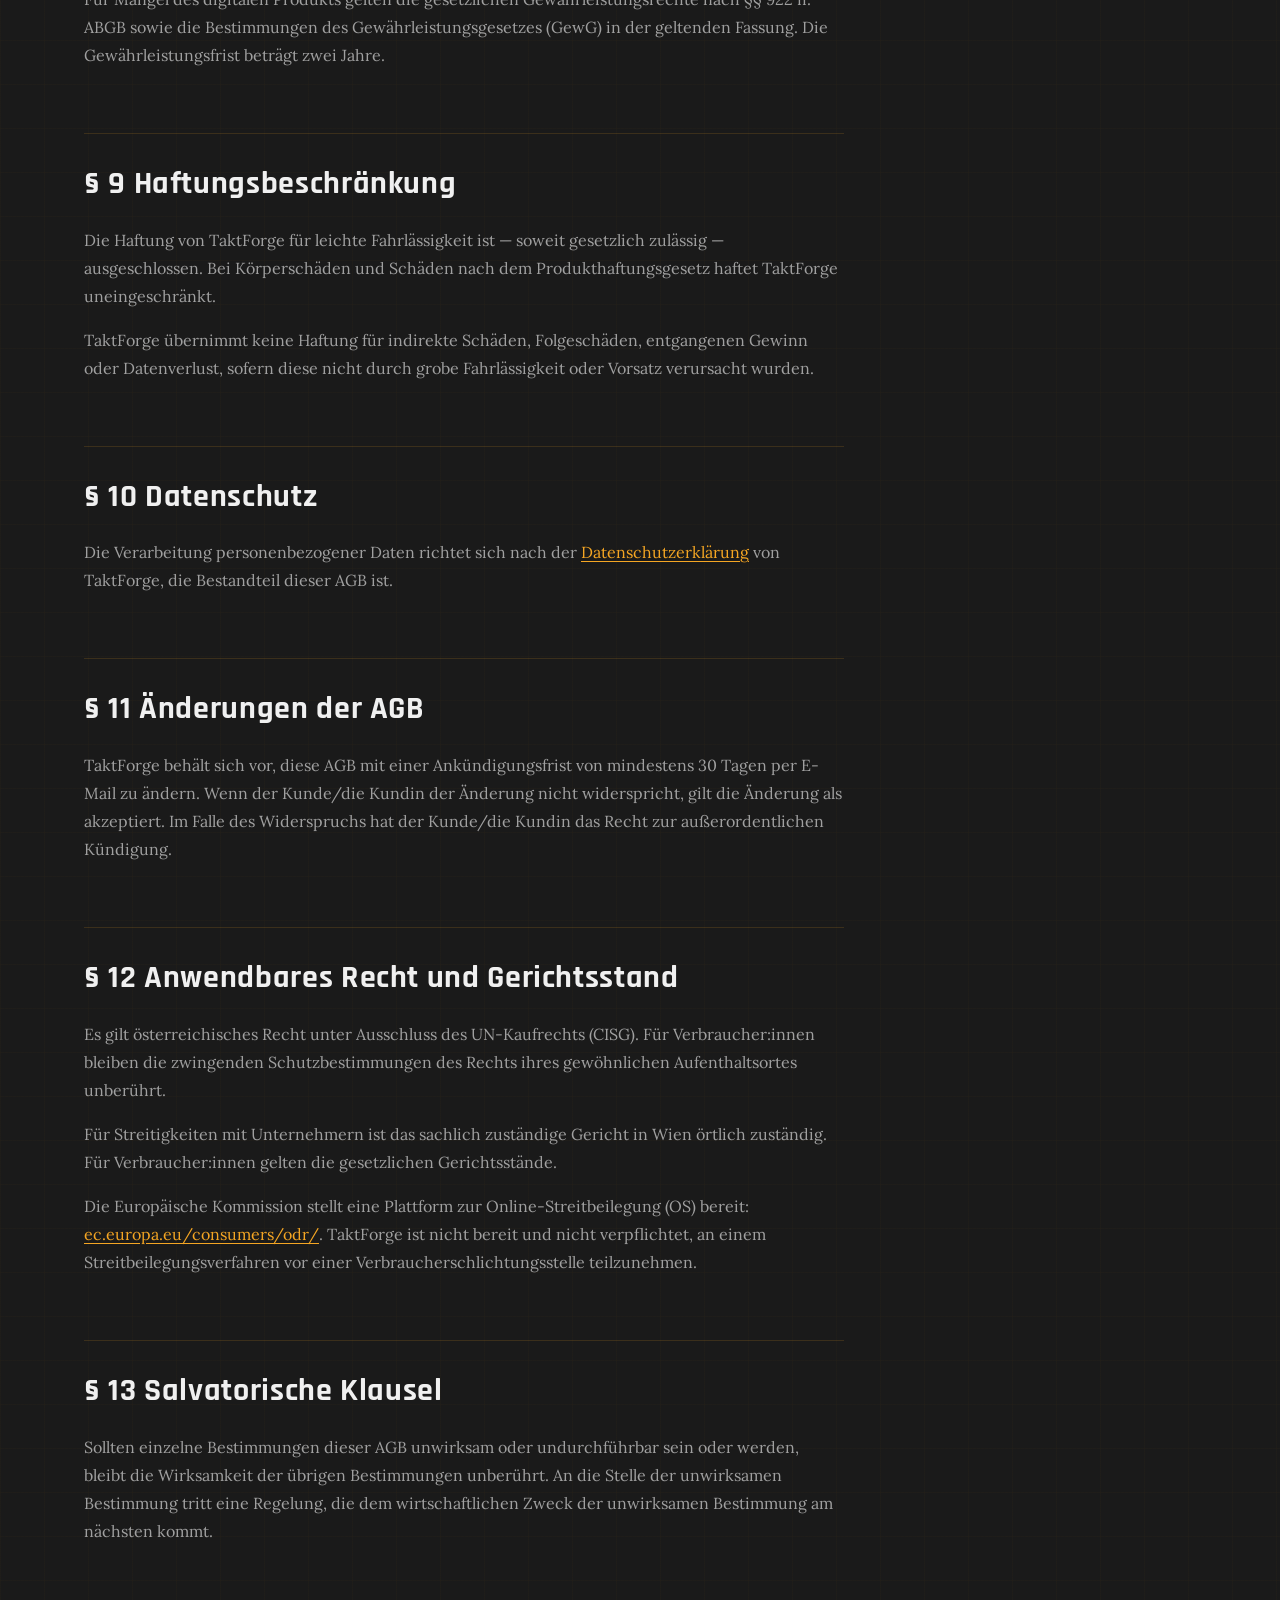
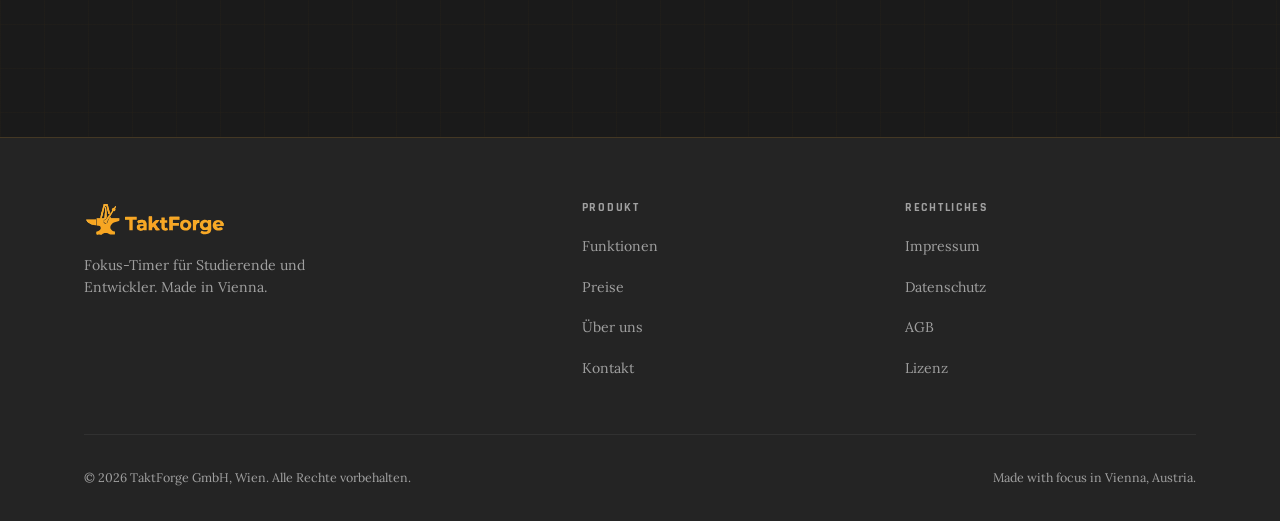
<file: agb.html>
<!doctype html>
<html lang="de">
  <head>
    <meta charset="UTF-8" />
    <meta name="viewport" content="width=device-width, initial-scale=1.0" />
    <title>AGB — TaktForge</title>
    <meta
      name="description"
      content="Allgemeine Geschäftsbedingungen der TaktForge GmbH, Wien — inkl. Abonnementbedingungen und Widerrufsrecht."
    />
    <link rel="icon" href="assets/bildmarke.svg" type="image/svg+xml" />
    <link rel="preconnect" href="https://fonts.googleapis.com" />
    <link rel="preconnect" href="https://fonts.gstatic.com" crossorigin />
    <link
      href="https://fonts.googleapis.com/css2?family=Lora:ital,wght@0,400;0,600;1,400&family=Rajdhani:wght@400;500;600;700&display=swap"
      rel="stylesheet"
    />
    <link rel="stylesheet" href="css/styles.css" />
  </head>
  <body>
    <a href="#main-content" class="skip-link">Zum Hauptinhalt springen</a>

    <header class="site-header" role="banner">
      <div class="container">
        <nav class="nav-inner" aria-label="Hauptnavigation">
          <a
            href="index.html"
            class="logo"
            aria-label="TaktForge – Zur Startseite"
          >
            <img
              src="assets/wortbildmarke.svg"
              class="logo-wortbild"
              alt="TaktForge"
            />
          </a>
          <ul class="nav-links" role="list">
            <li><a href="index.html#features">Funktionen</a></li>
            <li><a href="preise.html">Preise</a></li>
            <li><a href="about.html">Über uns</a></li>
            <li><a href="kontakt.html">Kontakt</a></li>
          </ul>
          <button
            class="nav-toggle"
            aria-expanded="false"
            aria-controls="mobile-nav"
            aria-label="Menü öffnen"
          >
            <span></span><span></span><span></span>
          </button>
        </nav>
      </div>
    </header>

    <nav class="nav-mobile" id="mobile-nav" aria-label="Mobile Navigation">
      <ul role="list">
        <li><a href="index.html#features">Funktionen</a></li>
        <li><a href="preise.html">Preise</a></li>
        <li><a href="about.html">Über uns</a></li>
        <li><a href="kontakt.html">Kontakt</a></li>
      </ul>
    </nav>

    <main id="main-content">
      <div class="page-hero">
        <div class="container">
          <p class="section-label">Rechtliches</p>
          <h1>Allgemeine Geschäftsbedingungen</h1>
          <p>
            TaktForge GmbH · Stand: Mai 2026 · Gilt für alle Vertragsabschlüsse
            ab dem 1. Januar 2024.
          </p>
        </div>
      </div>

      <section>
        <div class="container">
          <div class="prose">
            <h2>§ 1 Geltungsbereich und Vertragsparteien</h2>
            <p>
              Diese Allgemeinen Geschäftsbedingungen (AGB) regeln die
              Rechtsbeziehung zwischen der <strong>TaktForge GmbH</strong>,
              Wiener Straße 88, 1070 Wien, Österreich (im Folgenden „TaktForge"
              oder „wir") und natürlichen oder juristischen Personen (im
              Folgenden „Nutzer:in" oder „Kunde/Kundin"), die TaktForge-Produkte
              und -Dienstleistungen nutzen oder erwerben.
            </p>
            <p>
              Diese AGB gelten für die Nutzung der TaktForge-Anwendung (Mobile
              App) sowie des zugehörigen Webshops unter dieser Domain.
              Abweichende Bedingungen des Kunden/der Kundin werden nicht
              anerkannt, es sei denn, TaktForge hat ihrer Geltung ausdrücklich
              schriftlich zugestimmt.
            </p>
            <p>
              Für Verbraucher:innen im Sinne des § 1 KSchG
              (Konsumentenschutzgesetz) gelten ergänzend die zwingenden
              Bestimmungen des österreichischen Konsumentenschutzrechts sowie
              das Fernabsatz- und Auswärtsgeschäfte-Gesetz (FAGG).
            </p>

            <h2>§ 2 Vertragsgegenstand</h2>
            <p>
              TaktForge bietet eine Softwareanwendung zur Unterstützung von
              Fokus- und Produktivitätssitzungen an. Das Produkt ist als
              Freemium-Modell strukturiert:
            </p>
            <ul>
              <li>
                <strong>TaktForge Free:</strong> Kostenlose Basisversion mit
                Pomodoro-Timer (Basis-Konfiguration), Session-Protokoll der
                letzten 7 Tage und Keyboard-Shortcuts. Zeitlich unbegrenzt, ohne
                Abo.
              </li>
              <li>
                <strong>TaktForge Pro:</strong> Kostenpflichtige Premiumversion
                mit Website- und App-Blocker, unbegrenzter Session-Historie,
                CSV-Export, Themes und Prioritäts-Support. Wird als Abonnement
                (monatlich oder jährlich) bereitgestellt.
              </li>
            </ul>
            <p>
              TaktForge stellt die Software als digitalen Inhalt bereit. Die
              Nutzung setzt ein kompatibles Mobilgerät (iOS 15+ oder Android
              10+) und eine Internetverbindung für die Erstaktivierung voraus.
            </p>

            <h2>§ 3 Vertragsschluss</h2>
            <p>
              Das Angebot auf der TaktForge-Website stellt keine verbindliche
              Willenserklärung, sondern eine Aufforderung zur Abgabe eines
              Angebots (invitatio ad offerendum) dar.
            </p>
            <p>
              Durch Klick auf „Jetzt kaufen" und Bestätigung der Checkbox zum
              Widerrufsrecht gibt der Kunde/die Kundin ein verbindliches Angebot
              zum Abschluss eines Abonnementvertrags ab. TaktForge nimmt dieses
              Angebot durch Versand einer Auftragsbestätigung per E-Mail oder
              durch Freischaltung der Pro-Funktionen an, je nachdem, was früher
              eintritt.
            </p>
            <p>
              Der Vertragstext wird von TaktForge nach Vertragsschluss nicht
              gesondert gespeichert und ist dem Kunden/der Kundin nicht
              zugänglich. Wir empfehlen, diese AGB auszudrucken oder lokal zu
              speichern.
            </p>

            <h2>§ 4 Abonnementbedingungen (TaktForge Pro)</h2>
            <h3>4.1 Laufzeit und Verlängerung</h3>
            <p>Das Pro-Abonnement wird in zwei Varianten angeboten:</p>
            <ul>
              <li>
                <strong>Monatlich:</strong> Mindestlaufzeit 1 Monat,
                automatische Verlängerung um jeweils einen weiteren Monat,
                sofern nicht fristgerecht gekündigt.
              </li>
              <li>
                <strong>Jährlich:</strong> Mindestlaufzeit 12 Monate,
                automatische Verlängerung um jeweils ein weiteres Jahr, sofern
                nicht fristgerecht gekündigt.
              </li>
            </ul>
            <h3>4.2 Preise</h3>
            <p>Der aktuelle Preis für TaktForge Pro beträgt:</p>
            <ul>
              <li>
                Monatlich: <strong>€ 4,99</strong> (inkl. österreichischer
                Umsatzsteuer von 20 %)
              </li>
              <li>
                Jährlich: <strong>€ 39,00</strong> (inkl. österreichischer
                Umsatzsteuer von 20 %)
              </li>
            </ul>
            <p>
              TaktForge behält sich vor, die Preise mit einer Ankündigungsfrist
              von mindestens 30 Tagen per E-Mail zu ändern. Preiserhöhungen
              berechtigen den Kunden/die Kundin zur außerordentlichen Kündigung
              zum Zeitpunkt des Inkrafttretens der neuen Preise.
            </p>
            <h3>4.3 Zahlung</h3>
            <p>
              Die Zahlung erfolgt im Voraus für die jeweils gewählte
              Abrechnungsperiode. Akzeptierte Zahlungsmittel: Kreditkarte (Visa,
              Mastercard), PayPal, SEPA-Lastschrift. Die Zahlung wird jeweils
              zum Beginn jeder Abrechnungsperiode fällig.
            </p>
            <h3>4.4 Kündigung</h3>
            <p>
              Das Abonnement kann jederzeit über die App-Einstellungen oder per
              E-Mail an
              <a href="mailto:contact@taktforge.app">contact@taktforge.app</a>
              gekündigt werden. Die Kündigung wird zum Ende der laufenden
              Abrechnungsperiode wirksam. Nach Wirksamwerden der Kündigung
              behält der Kunde/die Kundin bis zum Ende der bezahlten Periode
              Zugang zu den Pro-Funktionen.
            </p>
            <p>
              Es erfolgt keine anteilige Rückerstattung für nicht genutzte
              Zeiträume, es sei denn, dies ist gesetzlich vorgeschrieben.
            </p>

            <h2>§ 5 Widerrufsrecht</h2>
            <div class="highlight-box">
              <h3 style="font-size: 1rem; margin-bottom: var(--space-md)">
                Widerrufsbelehrung (§ 11 FAGG)
              </h3>
              <p>
                <strong>Widerrufsrecht:</strong> Sie haben das Recht, binnen
                vierzehn Tagen ohne Angabe von Gründen diesen Vertrag zu
                widerrufen. Die Widerrufsfrist beträgt vierzehn Tage ab dem Tag
                des Vertragsabschlusses.
              </p>
              <p>
                Um Ihr Widerrufsrecht auszuüben, müssen Sie uns (TaktForge GmbH,
                Wiener Straße 88, 1070 Wien,
                <a href="mailto:contact@taktforge.app">contact@taktforge.app</a
                >) mittels einer eindeutigen Erklärung (z. B. E-Mail) über Ihren
                Entschluss, diesen Vertrag zu widerrufen, informieren. Zur
                Wahrung der Widerrufsfrist reicht es aus, dass Sie die
                Mitteilung über die Ausübung des Widerrufsrechts vor Ablauf der
                Widerrufsfrist absenden.
              </p>
              <p>
                <strong
                  >Erlöschen des Widerrufsrechts bei digitalen Inhalten:</strong
                >
                Bei Verträgen zur Lieferung von digitalen Inhalten, die nicht
                auf einem körperlichen Datenträger geliefert werden, erlischt
                das Widerrufsrecht, wenn TaktForge mit der Ausführung des
                Vertrags begonnen hat, nachdem der Kunde/die Kundin ausdrücklich
                zugestimmt hat, dass TaktForge mit der Ausführung des Vertrags
                vor Ablauf der Widerrufsfrist beginnt, und seine/ihre Kenntnis
                davon bestätigt hat, dass er/sie durch seine/ihre Zustimmung mit
                Beginn der Ausführung des Vertrags sein/ihr Widerrufsrecht
                verliert (§ 18 Abs. 1 Z 11 FAGG).
              </p>
              <p>
                Da TaktForge Pro als sofort bereitgestellter digitaler Inhalt
                gilt, wird das Widerrufsrecht im Moment des Kaufabschlusses mit
                ausdrücklicher Zustimmung des Kunden/der Kundin ausgeschlossen.
              </p>
            </div>

            <h2>§ 6 Nutzungsrechte</h2>
            <p>
              Mit Vertragsschluss räumt TaktForge dem Kunden/der Kundin ein
              nicht-exklusives, nicht übertragbares, widerrufliches Recht ein,
              die TaktForge-Software für die Dauer des Abonnements auf eigenen
              Geräten zu nutzen. Näheres regelt die
              <a href="lizenz.html">Lizenzvereinbarung</a>.
            </p>
            <p>
              Für TaktForge Free gilt ein dauerhaftes, nicht-exklusives, nicht
              übertragbares Nutzungsrecht an der Basisversion, solange TaktForge
              das Produkt anbietet.
            </p>

            <h2>§ 7 Pflichten der Nutzer:innen</h2>
            <p>Der Kunde/die Kundin verpflichtet sich:</p>
            <ul>
              <li>keine falschen Angaben bei der Registrierung zu machen;</li>
              <li>die Software nicht für rechtswidrige Zwecke zu nutzen;</li>
              <li>
                Zugangsdaten vertraulich zu behandeln und TaktForge unverzüglich
                zu informieren, falls ein Missbrauch vermutet wird;
              </li>
              <li>
                keine technischen Maßnahmen zu umgehen, die den Zugang zu
                Pro-Funktionen ohne gültiges Abonnement verhindern;
              </li>
              <li>
                die Software nicht zu dekompilieren, zu disassemblieren oder in
                sonstiger Weise rückzuentwickeln, soweit dies nicht durch
                zwingendes Recht erlaubt ist.
              </li>
            </ul>

            <h2>§ 8 Verfügbarkeit und Gewährleistung</h2>
            <p>
              TaktForge strebt eine Verfügbarkeit des Dienstes von 99 % im
              Jahresdurchschnitt an, übernimmt jedoch keine Garantie für eine
              unterbrechungsfreie Verfügbarkeit. Geplante Wartungsarbeiten
              werden nach Möglichkeit vorab angekündigt.
            </p>
            <p>
              Für Mängel des digitalen Produkts gelten die gesetzlichen
              Gewährleistungsrechte nach §§ 922 ff. ABGB sowie die Bestimmungen
              des Gewährleistungsgesetzes (GewG) in der geltenden Fassung. Die
              Gewährleistungsfrist beträgt zwei Jahre.
            </p>

            <h2>§ 9 Haftungsbeschränkung</h2>
            <p>
              Die Haftung von TaktForge für leichte Fahrlässigkeit ist — soweit
              gesetzlich zulässig — ausgeschlossen. Bei Körperschäden und
              Schäden nach dem Produkthaftungsgesetz haftet TaktForge
              uneingeschränkt.
            </p>
            <p>
              TaktForge übernimmt keine Haftung für indirekte Schäden,
              Folgeschäden, entgangenen Gewinn oder Datenverlust, sofern diese
              nicht durch grobe Fahrlässigkeit oder Vorsatz verursacht wurden.
            </p>

            <h2>§ 10 Datenschutz</h2>
            <p>
              Die Verarbeitung personenbezogener Daten richtet sich nach der
              <a href="datenschutz.html">Datenschutzerklärung</a> von TaktForge,
              die Bestandteil dieser AGB ist.
            </p>

            <h2>§ 11 Änderungen der AGB</h2>
            <p>
              TaktForge behält sich vor, diese AGB mit einer Ankündigungsfrist
              von mindestens 30 Tagen per E-Mail zu ändern. Wenn der Kunde/die
              Kundin der Änderung nicht widerspricht, gilt die Änderung als
              akzeptiert. Im Falle des Widerspruchs hat der Kunde/die Kundin das
              Recht zur außerordentlichen Kündigung.
            </p>

            <h2>§ 12 Anwendbares Recht und Gerichtsstand</h2>
            <p>
              Es gilt österreichisches Recht unter Ausschluss des UN-Kaufrechts
              (CISG). Für Verbraucher:innen bleiben die zwingenden
              Schutzbestimmungen des Rechts ihres gewöhnlichen Aufenthaltsortes
              unberührt.
            </p>
            <p>
              Für Streitigkeiten mit Unternehmern ist das sachlich zuständige
              Gericht in Wien örtlich zuständig. Für Verbraucher:innen gelten
              die gesetzlichen Gerichtsstände.
            </p>
            <p>
              Die Europäische Kommission stellt eine Plattform zur
              Online-Streitbeilegung (OS) bereit:
              <a
                href="https://ec.europa.eu/consumers/odr/"
                rel="external noopener noreferrer"
                >ec.europa.eu/consumers/odr/</a
              >. TaktForge ist nicht bereit und nicht verpflichtet, an einem
              Streitbeilegungsverfahren vor einer Verbraucherschlichtungsstelle
              teilzunehmen.
            </p>

            <h2>§ 13 Salvatorische Klausel</h2>
            <p>
              Sollten einzelne Bestimmungen dieser AGB unwirksam oder
              undurchführbar sein oder werden, bleibt die Wirksamkeit der
              übrigen Bestimmungen unberührt. An die Stelle der unwirksamen
              Bestimmung tritt eine Regelung, die dem wirtschaftlichen Zweck der
              unwirksamen Bestimmung am nächsten kommt.
            </p>
          </div>
        </div>
      </section>
    </main>

    <footer class="site-footer" role="contentinfo">
      <div class="container">
        <div class="footer-grid">
          <div class="footer-brand">
            <a
              href="index.html"
              class="logo"
              aria-label="TaktForge – Zur Startseite"
            >
              <img
                src="assets/wortbildmarke.svg"
                class="logo-wortbild"
                alt="TaktForge"
              />
            </a>
            <p>Fokus-Timer für Studierende und Entwickler. Made in Vienna.</p>
          </div>
          <div class="footer-col">
            <h3>Produkt</h3>
            <ul>
              <li><a href="index.html#features">Funktionen</a></li>
              <li><a href="preise.html">Preise</a></li>
              <li><a href="about.html">Über uns</a></li>
              <li><a href="kontakt.html">Kontakt</a></li>
            </ul>
          </div>
          <div class="footer-col">
            <h3>Rechtliches</h3>
            <ul>
              <li><a href="impressum.html">Impressum</a></li>
              <li><a href="datenschutz.html">Datenschutz</a></li>
              <li><a href="agb.html">AGB</a></li>
              <li><a href="lizenz.html">Lizenz</a></li>
            </ul>
          </div>
        </div>
        <div class="footer-bottom">
          <span>© 2026 TaktForge GmbH, Wien. Alle Rechte vorbehalten.</span>
          <span lang="en">Made with focus in Vienna, Austria.</span>
        </div>
      </div>
    </footer>

    <script src="js/main.js"></script>
  </body>
</html>
</file>
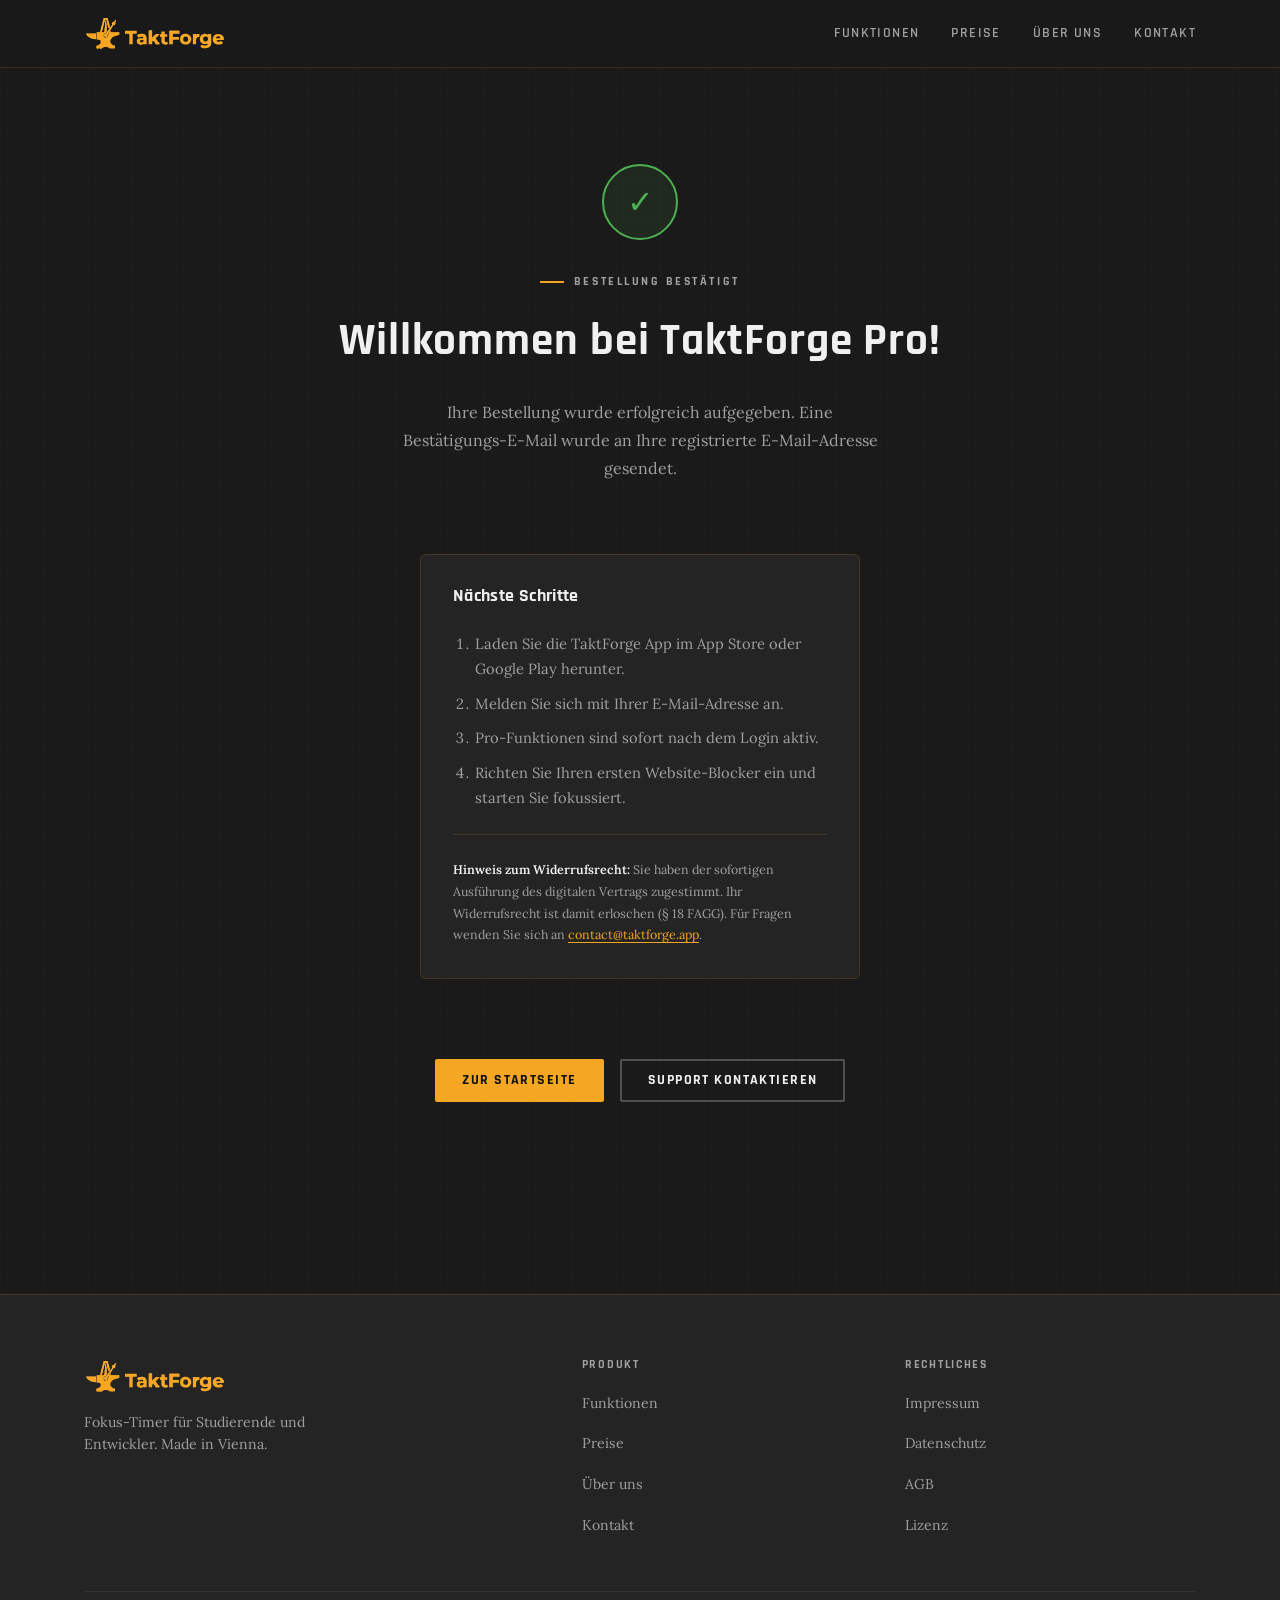
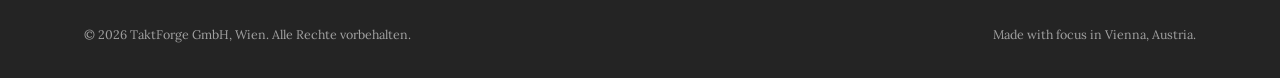
<file: checkout-success.html>
<!DOCTYPE html>
<html lang="de">
<head>
  <meta charset="UTF-8">
  <meta name="viewport" content="width=device-width, initial-scale=1.0">
  <title>Bestellung erfolgreich — TaktForge</title>
  <link rel="icon" href="assets/bildmarke.svg" type="image/svg+xml">
  <link rel="preconnect" href="https://fonts.googleapis.com">
  <link rel="preconnect" href="https://fonts.gstatic.com" crossorigin>
  <link href="https://fonts.googleapis.com/css2?family=Lora:ital,wght@0,400;0,600;1,400&family=Rajdhani:wght@400;500;600;700&display=swap" rel="stylesheet">
  <link rel="stylesheet" href="css/styles.css">
</head>
<body>

<a href="#main-content" class="skip-link">Zum Hauptinhalt springen</a>

<header class="site-header" role="banner">
  <div class="container">
    <nav class="nav-inner" aria-label="Hauptnavigation">
      <a href="index.html" class="logo" aria-label="TaktForge – Zur Startseite">
        <img src="assets/wortbildmarke.svg" class="logo-wortbild" alt="TaktForge">
      </a>
      <ul class="nav-links" role="list">
        <li><a href="index.html#features">Funktionen</a></li>
        <li><a href="preise.html">Preise</a></li>
        <li><a href="about.html">Über uns</a></li>
        <li><a href="kontakt.html">Kontakt</a></li>
      </ul>
      <button class="nav-toggle" aria-expanded="false" aria-controls="mobile-nav" aria-label="Menü öffnen">
        <span></span><span></span><span></span>
      </button>
    </nav>
  </div>
</header>

<nav class="nav-mobile" id="mobile-nav" aria-label="Mobile Navigation">
  <ul role="list">
    <li><a href="index.html#features">Funktionen</a></li>
    <li><a href="preise.html">Preise</a></li>
    <li><a href="about.html">Über uns</a></li>
    <li><a href="kontakt.html">Kontakt</a></li>
  </ul>
</nav>

<main id="main-content">
  <div class="container">
    <div class="success-page" role="status" aria-live="polite">
      <div class="success-icon" aria-hidden="true">✓</div>
      <p class="section-label" style="justify-content: center;">Bestellung bestätigt</p>
      <h1>Willkommen bei TaktForge Pro!</h1>
      <p class="text-muted mt-md" style="margin-bottom: var(--space-lg);">
        Ihre Bestellung wurde erfolgreich aufgegeben. Eine Bestätigungs-E-Mail wurde an Ihre registrierte E-Mail-Adresse gesendet.
      </p>

      <div class="card" style="max-width: 440px; width: 100%; text-align: left; margin: var(--space-2xl) auto;">
        <h2 style="font-size: 1.1rem; margin-bottom: var(--space-lg);">Nächste Schritte</h2>
        <ol style="padding-left: 1.4rem; color: var(--color-text-muted); font-size: 0.92rem; line-height: 1.7;">
          <li style="margin-bottom: 0.6rem;">Laden Sie die TaktForge App im App Store oder Google Play herunter.</li>
          <li style="margin-bottom: 0.6rem;">Melden Sie sich mit Ihrer E-Mail-Adresse an.</li>
          <li style="margin-bottom: 0.6rem;">Pro-Funktionen sind sofort nach dem Login aktiv.</li>
          <li>Richten Sie Ihren ersten Website-Blocker ein und starten Sie fokussiert.</li>
        </ol>
        <hr class="divider" style="margin: var(--space-lg) 0;">
        <p class="text-xs text-muted">
          <strong style="color: var(--color-text);">Hinweis zum Widerrufsrecht:</strong> Sie haben der sofortigen Ausführung des digitalen Vertrags zugestimmt. Ihr Widerrufsrecht ist damit erloschen (§ 18 FAGG). Für Fragen wenden Sie sich an <a href="mailto:contact@taktforge.app">contact@taktforge.app</a>.
        </p>
      </div>

      <div style="display: flex; gap: 1rem; flex-wrap: wrap; justify-content: center; margin-top: var(--space-xl);">
        <a href="index.html" class="btn btn-primary">Zur Startseite</a>
        <a href="kontakt.html" class="btn btn-secondary">Support kontaktieren</a>
      </div>
    </div>
  </div>
</main>

<footer class="site-footer" role="contentinfo">
  <div class="container">
    <div class="footer-grid">
      <div class="footer-brand">
        <a href="index.html" class="logo" aria-label="TaktForge – Zur Startseite">
          <img src="assets/wortbildmarke.svg" class="logo-wortbild" alt="TaktForge">
        </a>
        <p>Fokus-Timer für Studierende und Entwickler. Made in Vienna.</p>
      </div>
      <div class="footer-col">
        <h3>Produkt</h3>
        <ul>
          <li><a href="index.html#features">Funktionen</a></li>
          <li><a href="preise.html">Preise</a></li>
          <li><a href="about.html">Über uns</a></li>
          <li><a href="kontakt.html">Kontakt</a></li>
        </ul>
      </div>
      <div class="footer-col">
        <h3>Rechtliches</h3>
        <ul>
          <li><a href="impressum.html">Impressum</a></li>
          <li><a href="datenschutz.html">Datenschutz</a></li>
          <li><a href="agb.html">AGB</a></li>
          <li><a href="lizenz.html">Lizenz</a></li>
        </ul>
      </div>
    </div>
    <div class="footer-bottom">
      <span>© 2026 TaktForge GmbH, Wien. Alle Rechte vorbehalten.</span>
      <span lang="en">Made with focus in Vienna, Austria.</span>
    </div>
  </div>
</footer>

<script src="js/main.js"></script>
</body>
</html>
</file>
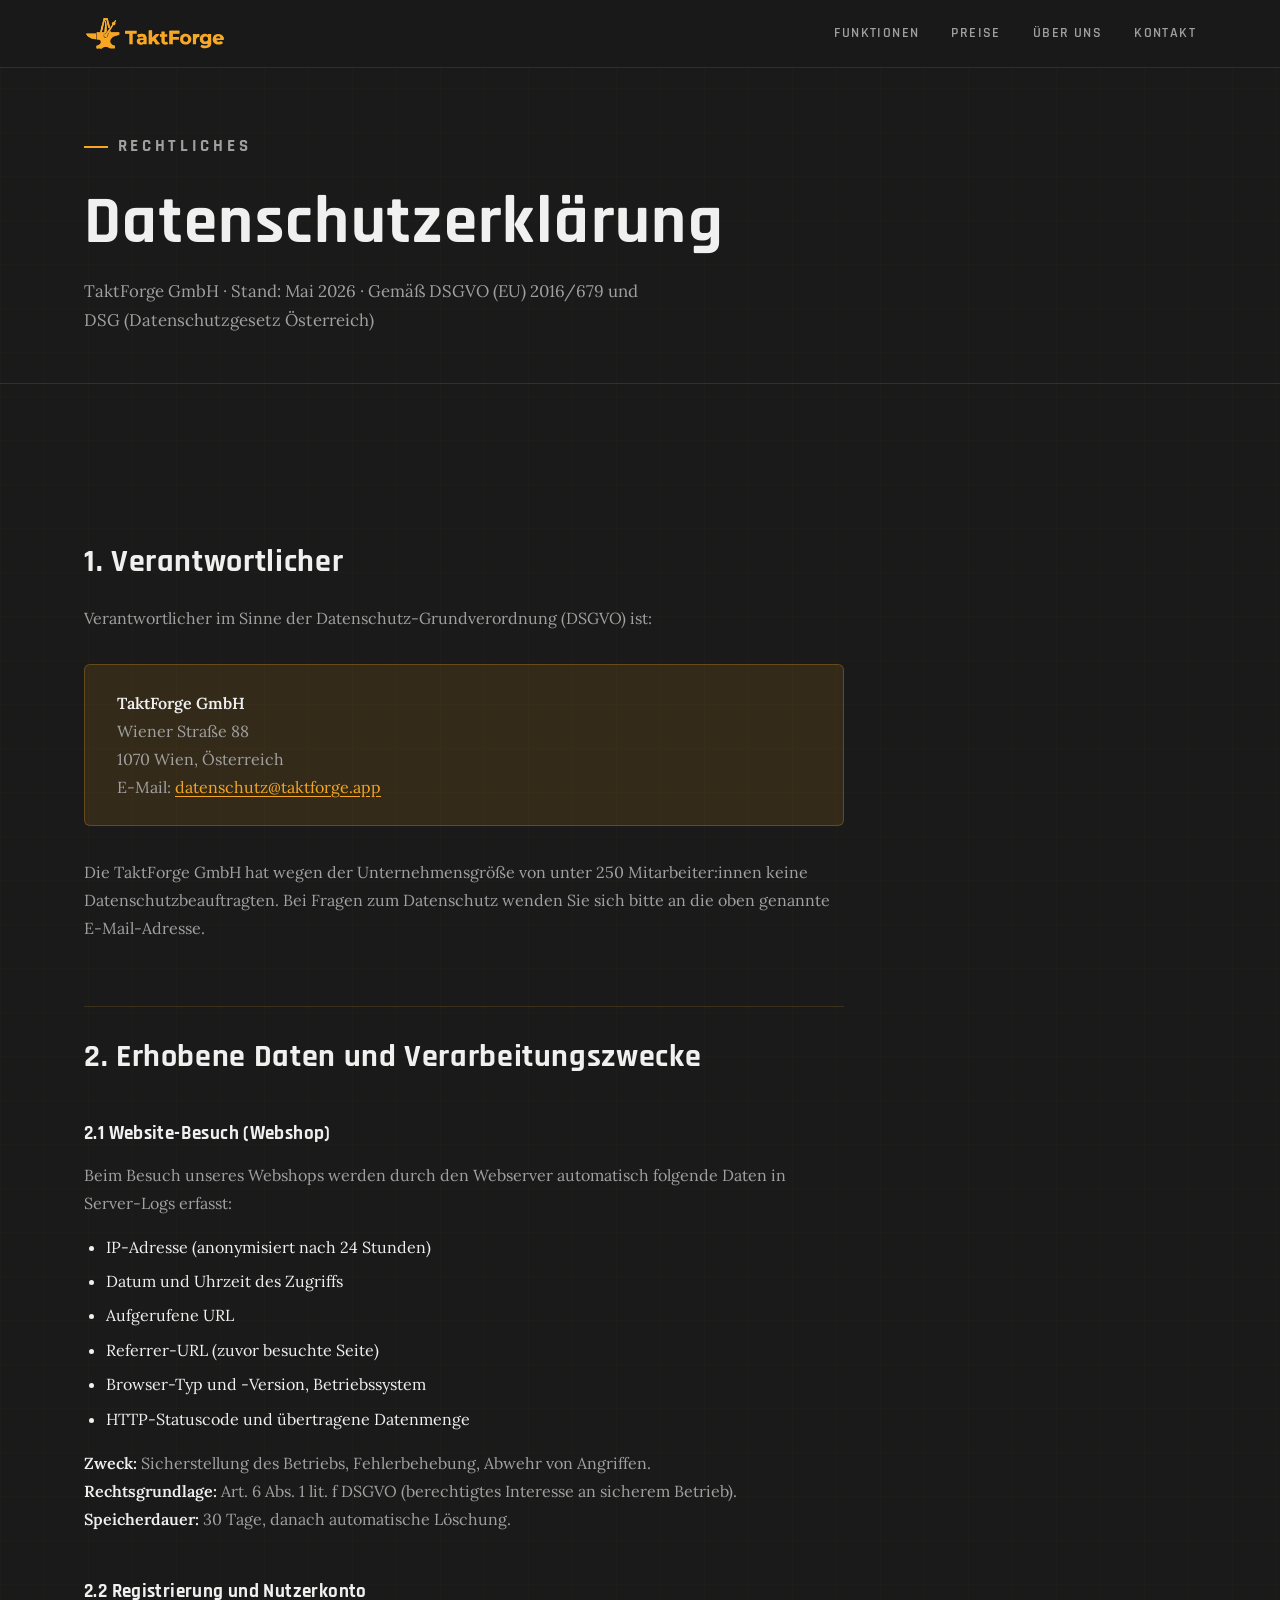
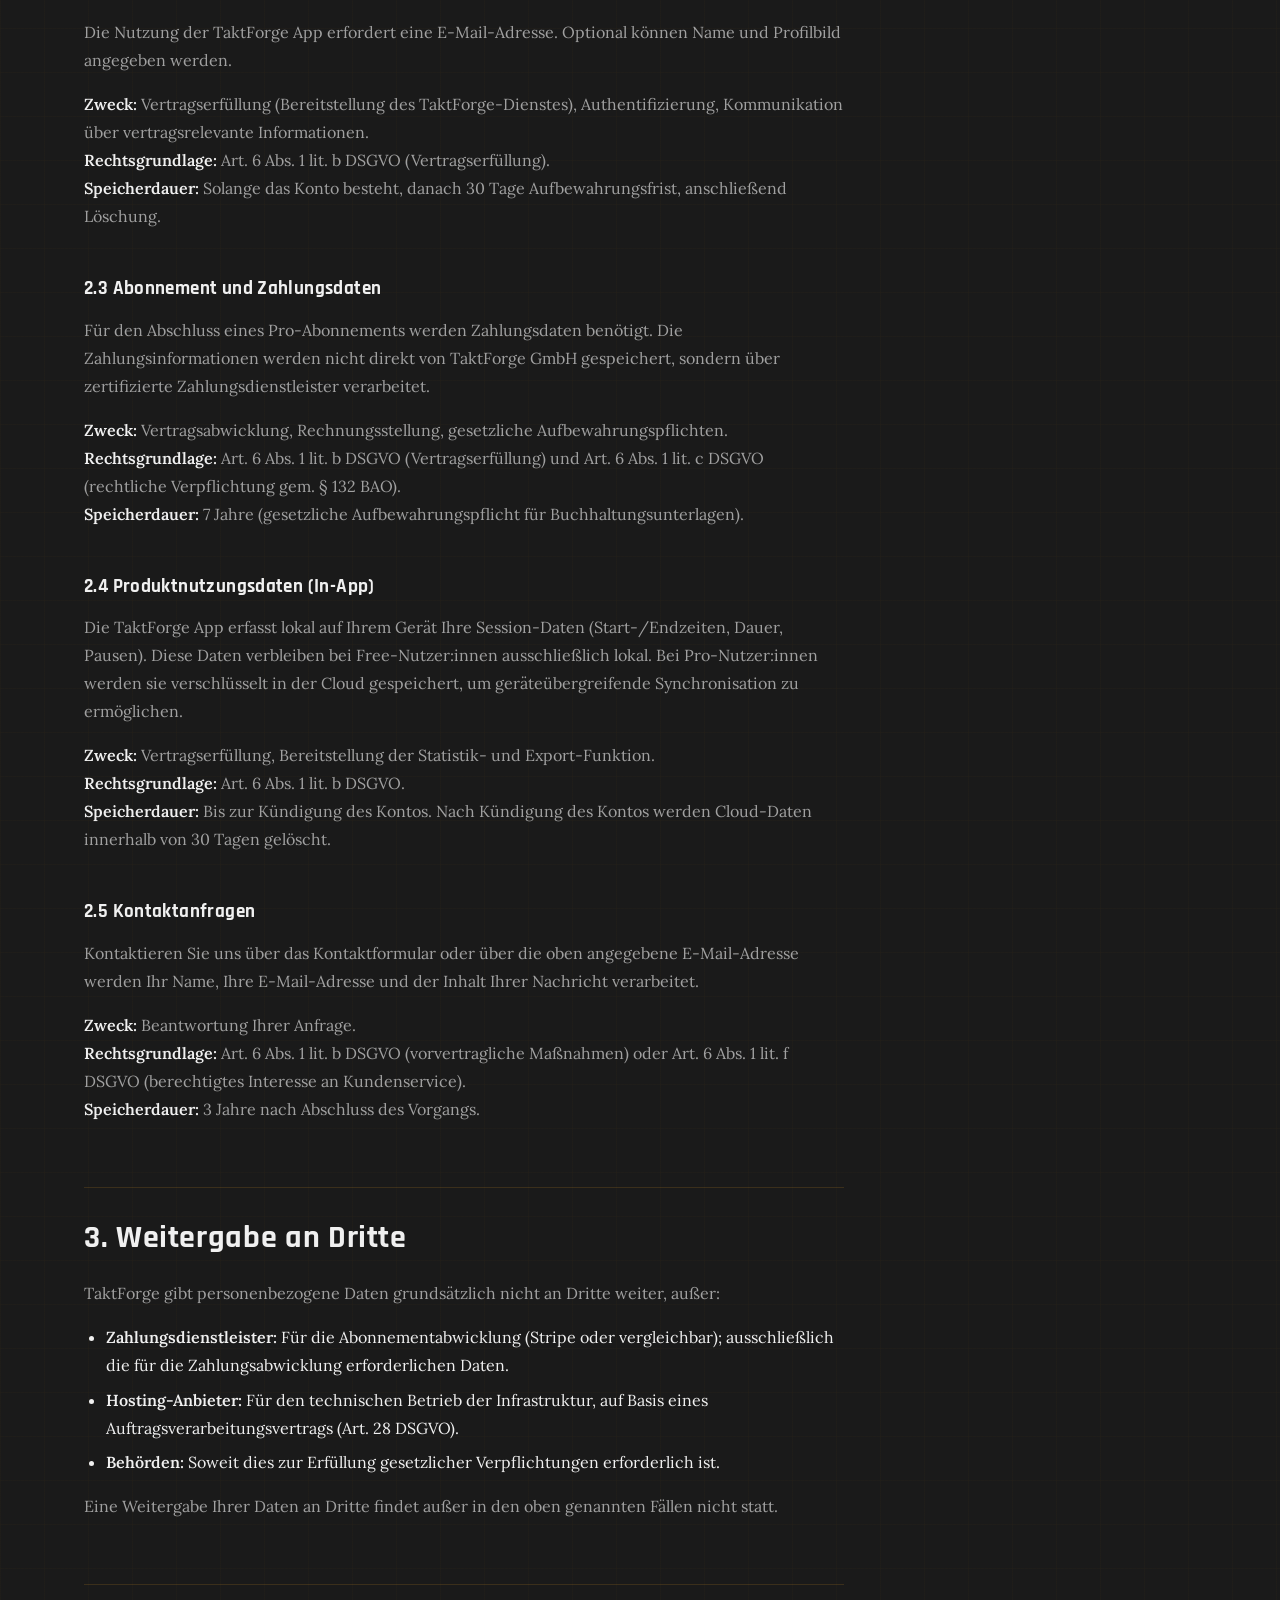
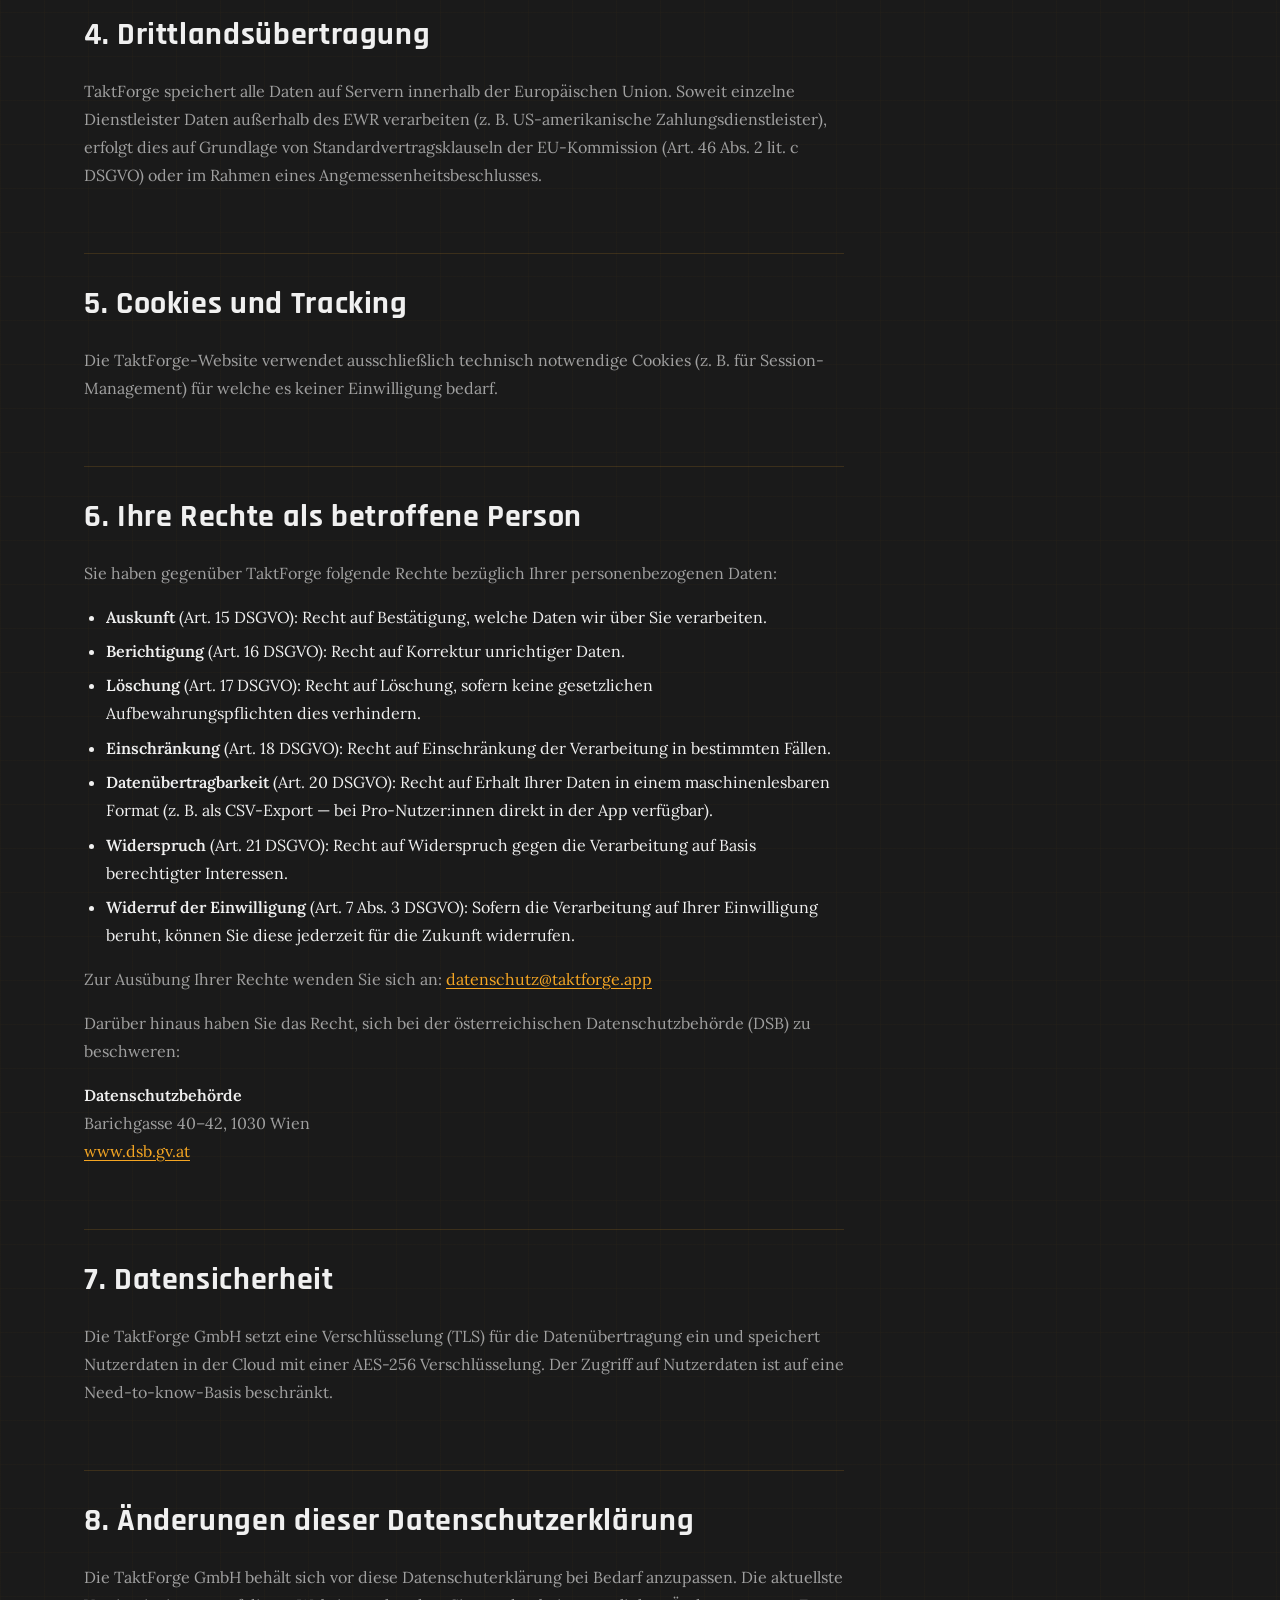
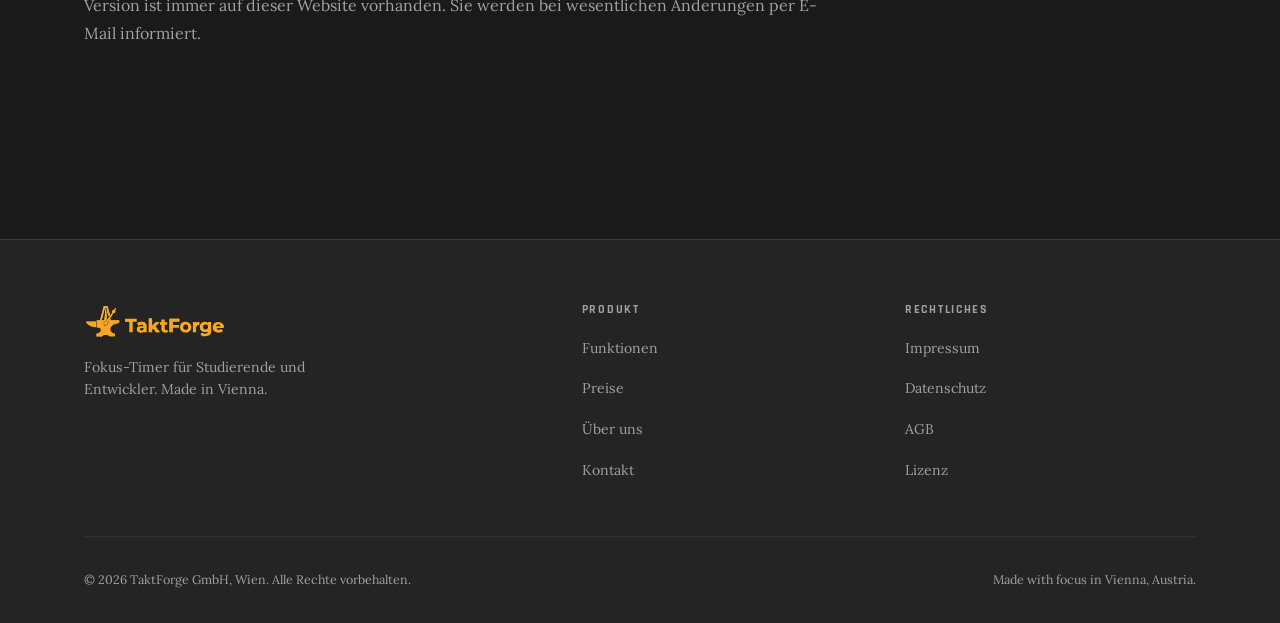
<file: datenschutz.html>
<!doctype html>
<html lang="de">
  <head>
    <meta charset="UTF-8" />
    <meta name="viewport" content="width=device-width, initial-scale=1.0" />
    <title>Datenschutzerklärung — TaktForge</title>
    <meta
      name="description"
      content="Datenschutzerklärung der TaktForge GmbH gemäß DSGVO."
    />
    <link rel="icon" href="assets/bildmarke.svg" type="image/svg+xml" />
    <link rel="preconnect" href="https://fonts.googleapis.com" />
    <link rel="preconnect" href="https://fonts.gstatic.com" crossorigin />
    <link
      href="https://fonts.googleapis.com/css2?family=Lora:ital,wght@0,400;0,600;1,400&family=Rajdhani:wght@400;500;600;700&display=swap"
      rel="stylesheet"
    />
    <link rel="stylesheet" href="css/styles.css" />
  </head>
  <body>
    <a href="#main-content" class="skip-link">Zum Hauptinhalt springen</a>

    <header class="site-header" role="banner">
      <div class="container">
        <nav class="nav-inner" aria-label="Hauptnavigation">
          <a
            href="index.html"
            class="logo"
            aria-label="TaktForge – Zur Startseite"
          >
            <img
              src="assets/wortbildmarke.svg"
              class="logo-wortbild"
              alt="TaktForge"
            />
          </a>
          <ul class="nav-links" role="list">
            <li><a href="index.html#features">Funktionen</a></li>
            <li><a href="preise.html">Preise</a></li>
            <li><a href="about.html">Über uns</a></li>
            <li><a href="kontakt.html">Kontakt</a></li>
          </ul>
          <button
            class="nav-toggle"
            aria-expanded="false"
            aria-controls="mobile-nav"
            aria-label="Menü öffnen"
          >
            <span></span><span></span><span></span>
          </button>
        </nav>
      </div>
    </header>

    <nav class="nav-mobile" id="mobile-nav" aria-label="Mobile Navigation">
      <ul role="list">
        <li><a href="index.html#features">Funktionen</a></li>
        <li><a href="preise.html">Preise</a></li>
        <li><a href="about.html">Über uns</a></li>
        <li><a href="kontakt.html">Kontakt</a></li>
      </ul>
    </nav>

    <main id="main-content">
      <div class="page-hero">
        <div class="container">
          <p class="section-label">Rechtliches</p>
          <h1>Datenschutzerklärung</h1>
          <p>
            TaktForge GmbH · Stand: Mai 2026 · Gemäß DSGVO (EU) 2016/679 und DSG
            (Datenschutzgesetz Österreich)
          </p>
        </div>
      </div>

      <section>
        <div class="container">
          <div class="prose">
            <h2>1. Verantwortlicher</h2>
            <p>
              Verantwortlicher im Sinne der Datenschutz-Grundverordnung (DSGVO)
              ist:
            </p>
            <div class="highlight-box">
              <p>
                <strong>TaktForge GmbH</strong><br />
                Wiener Straße 88<br />
                1070 Wien, Österreich<br />
                E-Mail:
                <a href="mailto:datenschutz@taktforge.app"
                  >datenschutz@taktforge.app</a
                >
              </p>
            </div>
            <p>
              Die TaktForge GmbH hat wegen der Unternehmensgröße von unter 250
              Mitarbeiter:innen keine Datenschutzbeauftragten. Bei Fragen zum
              Datenschutz wenden Sie sich bitte an die oben genannte
              E-Mail-Adresse.
            </p>

            <h2>2. Erhobene Daten und Verarbeitungszwecke</h2>

            <h3>2.1 Website-Besuch (Webshop)</h3>
            <p>
              Beim Besuch unseres Webshops werden durch den Webserver
              automatisch folgende Daten in Server-Logs erfasst:
            </p>
            <ul>
              <li>IP-Adresse (anonymisiert nach 24 Stunden)</li>
              <li>Datum und Uhrzeit des Zugriffs</li>
              <li>Aufgerufene URL</li>
              <li>Referrer-URL (zuvor besuchte Seite)</li>
              <li>Browser-Typ und -Version, Betriebssystem</li>
              <li>HTTP-Statuscode und übertragene Datenmenge</li>
            </ul>
            <p>
              <strong>Zweck:</strong> Sicherstellung des Betriebs,
              Fehlerbehebung, Abwehr von Angriffen.<br />
              <strong>Rechtsgrundlage:</strong> Art. 6 Abs. 1 lit. f DSGVO
              (berechtigtes Interesse an sicherem Betrieb).<br />
              <strong>Speicherdauer:</strong> 30 Tage, danach automatische
              Löschung.
            </p>

            <h3>2.2 Registrierung und Nutzerkonto</h3>
            <p>
              Die Nutzung der TaktForge App erfordert eine E-Mail-Adresse.
              Optional können Name und Profilbild angegeben werden.
            </p>
            <p>
              <strong>Zweck:</strong> Vertragserfüllung (Bereitstellung des
              TaktForge-Dienstes), Authentifizierung, Kommunikation über
              vertragsrelevante Informationen.<br />
              <strong>Rechtsgrundlage:</strong> Art. 6 Abs. 1 lit. b DSGVO
              (Vertragserfüllung).<br />
              <strong>Speicherdauer:</strong> Solange das Konto besteht, danach
              30 Tage Aufbewahrungsfrist, anschließend Löschung.
            </p>

            <h3>2.3 Abonnement und Zahlungsdaten</h3>
            <p>
              Für den Abschluss eines Pro-Abonnements werden Zahlungsdaten
              benötigt. Die Zahlungsinformationen werden nicht direkt von
              TaktForge GmbH gespeichert, sondern über zertifizierte
              Zahlungsdienstleister verarbeitet.
            </p>
            <p>
              <strong>Zweck:</strong> Vertragsabwicklung, Rechnungsstellung,
              gesetzliche Aufbewahrungspflichten.<br />
              <strong>Rechtsgrundlage:</strong> Art. 6 Abs. 1 lit. b DSGVO
              (Vertragserfüllung) und Art. 6 Abs. 1 lit. c DSGVO (rechtliche
              Verpflichtung gem. § 132 BAO).<br />
              <strong>Speicherdauer:</strong> 7 Jahre (gesetzliche
              Aufbewahrungspflicht für Buchhaltungsunterlagen).
            </p>

            <h3>2.4 Produktnutzungsdaten (In-App)</h3>
            <p>
              Die TaktForge App erfasst lokal auf Ihrem Gerät Ihre Session-Daten
              (Start-/Endzeiten, Dauer, Pausen). Diese Daten verbleiben bei
              Free-Nutzer:innen ausschließlich lokal. Bei Pro-Nutzer:innen
              werden sie verschlüsselt in der Cloud gespeichert, um
              geräteübergreifende Synchronisation zu ermöglichen.
            </p>
            <p>
              <strong>Zweck:</strong> Vertragserfüllung, Bereitstellung der
              Statistik- und Export-Funktion.<br />
              <strong>Rechtsgrundlage:</strong> Art. 6 Abs. 1 lit. b DSGVO.<br />
              <strong>Speicherdauer:</strong> Bis zur Kündigung des Kontos. Nach
              Kündigung des Kontos werden Cloud-Daten innerhalb von 30 Tagen
              gelöscht.
            </p>

            <h3>2.5 Kontaktanfragen</h3>
            <p>
              Kontaktieren Sie uns über das Kontaktformular oder über die oben
              angegebene E-Mail-Adresse werden Ihr Name, Ihre E-Mail-Adresse und
              der Inhalt Ihrer Nachricht verarbeitet.
            </p>
            <p>
              <strong>Zweck:</strong> Beantwortung Ihrer Anfrage.<br />
              <strong>Rechtsgrundlage:</strong> Art. 6 Abs. 1 lit. b DSGVO
              (vorvertragliche Maßnahmen) oder Art. 6 Abs. 1 lit. f DSGVO
              (berechtigtes Interesse an Kundenservice).<br />
              <strong>Speicherdauer:</strong> 3 Jahre nach Abschluss des
              Vorgangs.
            </p>

            <h2>3. Weitergabe an Dritte</h2>
            <p>
              TaktForge gibt personenbezogene Daten grundsätzlich nicht an
              Dritte weiter, außer:
            </p>
            <ul>
              <li>
                <strong>Zahlungsdienstleister:</strong> Für die
                Abonnementabwicklung (Stripe oder vergleichbar); ausschließlich
                die für die Zahlungsabwicklung erforderlichen Daten.
              </li>
              <li>
                <strong>Hosting-Anbieter:</strong> Für den technischen Betrieb
                der Infrastruktur, auf Basis eines Auftragsverarbeitungsvertrags
                (Art. 28 DSGVO).
              </li>
              <li>
                <strong>Behörden:</strong> Soweit dies zur Erfüllung
                gesetzlicher Verpflichtungen erforderlich ist.
              </li>
            </ul>
            <p>
              Eine Weitergabe Ihrer Daten an Dritte findet außer in den oben
              genannten Fällen nicht statt.
            </p>

            <h2>4. Drittlandsübertragung</h2>
            <p>
              TaktForge speichert alle Daten auf Servern innerhalb der
              Europäischen Union. Soweit einzelne Dienstleister Daten außerhalb
              des EWR verarbeiten (z. B. US-amerikanische
              Zahlungsdienstleister), erfolgt dies auf Grundlage von
              Standardvertragsklauseln der EU-Kommission (Art. 46 Abs. 2 lit. c
              DSGVO) oder im Rahmen eines Angemessenheitsbeschlusses.
            </p>

            <h2>5. Cookies und Tracking</h2>
            <p>
              Die TaktForge-Website verwendet ausschließlich technisch
              notwendige Cookies (z. B. für Session-Management) für welche es
              keiner Einwilligung bedarf.
            </p>

            <h2>6. Ihre Rechte als betroffene Person</h2>
            <p>
              Sie haben gegenüber TaktForge folgende Rechte bezüglich Ihrer
              personenbezogenen Daten:
            </p>
            <ul>
              <li>
                <strong>Auskunft</strong> (Art. 15 DSGVO): Recht auf
                Bestätigung, welche Daten wir über Sie verarbeiten.
              </li>
              <li>
                <strong>Berichtigung</strong> (Art. 16 DSGVO): Recht auf
                Korrektur unrichtiger Daten.
              </li>
              <li>
                <strong>Löschung</strong> (Art. 17 DSGVO): Recht auf Löschung,
                sofern keine gesetzlichen Aufbewahrungspflichten dies
                verhindern.
              </li>
              <li>
                <strong>Einschränkung</strong> (Art. 18 DSGVO): Recht auf
                Einschränkung der Verarbeitung in bestimmten Fällen.
              </li>
              <li>
                <strong>Datenübertragbarkeit</strong> (Art. 20 DSGVO): Recht auf
                Erhalt Ihrer Daten in einem maschinenlesbaren Format (z. B. als
                CSV-Export — bei Pro-Nutzer:innen direkt in der App verfügbar).
              </li>
              <li>
                <strong>Widerspruch</strong> (Art. 21 DSGVO): Recht auf
                Widerspruch gegen die Verarbeitung auf Basis berechtigter
                Interessen.
              </li>
              <li>
                <strong>Widerruf der Einwilligung</strong> (Art. 7 Abs. 3
                DSGVO): Sofern die Verarbeitung auf Ihrer Einwilligung beruht,
                können Sie diese jederzeit für die Zukunft widerrufen.
              </li>
            </ul>
            <p>
              Zur Ausübung Ihrer Rechte wenden Sie sich an:
              <a href="mailto:datenschutz@taktforge.app"
                >datenschutz@taktforge.app</a
              >
            </p>
            <p>
              Darüber hinaus haben Sie das Recht, sich bei der österreichischen
              Datenschutzbehörde (DSB) zu beschweren:
            </p>
            <p>
              <strong>Datenschutzbehörde</strong><br />Barichgasse 40–42, 1030
              Wien<br />
              <a href="https://www.dsb.gv.at" rel="external noopener noreferrer"
                >www.dsb.gv.at</a
              >
            </p>

            <h2>7. Datensicherheit</h2>
            <p>
              Die TaktForge GmbH setzt eine Verschlüsselung (TLS) für die
              Datenübertragung ein und speichert Nutzerdaten in der Cloud mit
              einer AES-256 Verschlüsselung. Der Zugriff auf Nutzerdaten ist auf
              eine Need-to-know-Basis beschränkt.
            </p>

            <h2>8. Änderungen dieser Datenschutzerklärung</h2>
            <p>
              Die TaktForge GmbH behält sich vor diese Datenschuterklärung bei
              Bedarf anzupassen. Die aktuellste Version ist immer auf dieser
              Website vorhanden. Sie werden bei wesentlichen Änderungen per
              E-Mail informiert.
            </p>
          </div>
        </div>
      </section>
    </main>

    <footer class="site-footer" role="contentinfo">
      <div class="container">
        <div class="footer-grid">
          <div class="footer-brand">
            <a
              href="index.html"
              class="logo"
              aria-label="TaktForge – Zur Startseite"
            >
              <img
                src="assets/wortbildmarke.svg"
                class="logo-wortbild"
                alt="TaktForge"
              />
            </a>
            <p>Fokus-Timer für Studierende und Entwickler. Made in Vienna.</p>
          </div>
          <div class="footer-col">
            <h3>Produkt</h3>
            <ul>
              <li><a href="index.html#features">Funktionen</a></li>
              <li><a href="preise.html">Preise</a></li>
              <li><a href="about.html">Über uns</a></li>
              <li><a href="kontakt.html">Kontakt</a></li>
            </ul>
          </div>
          <div class="footer-col">
            <h3>Rechtliches</h3>
            <ul>
              <li><a href="impressum.html">Impressum</a></li>
              <li><a href="datenschutz.html">Datenschutz</a></li>
              <li><a href="agb.html">AGB</a></li>
              <li><a href="lizenz.html">Lizenz</a></li>
            </ul>
          </div>
        </div>
        <div class="footer-bottom">
          <span>© 2026 TaktForge GmbH, Wien. Alle Rechte vorbehalten.</span>
          <span lang="en">Made with focus in Vienna, Austria.</span>
        </div>
      </div>
    </footer>

    <script src="js/main.js"></script>
  </body>
</html>
</file>
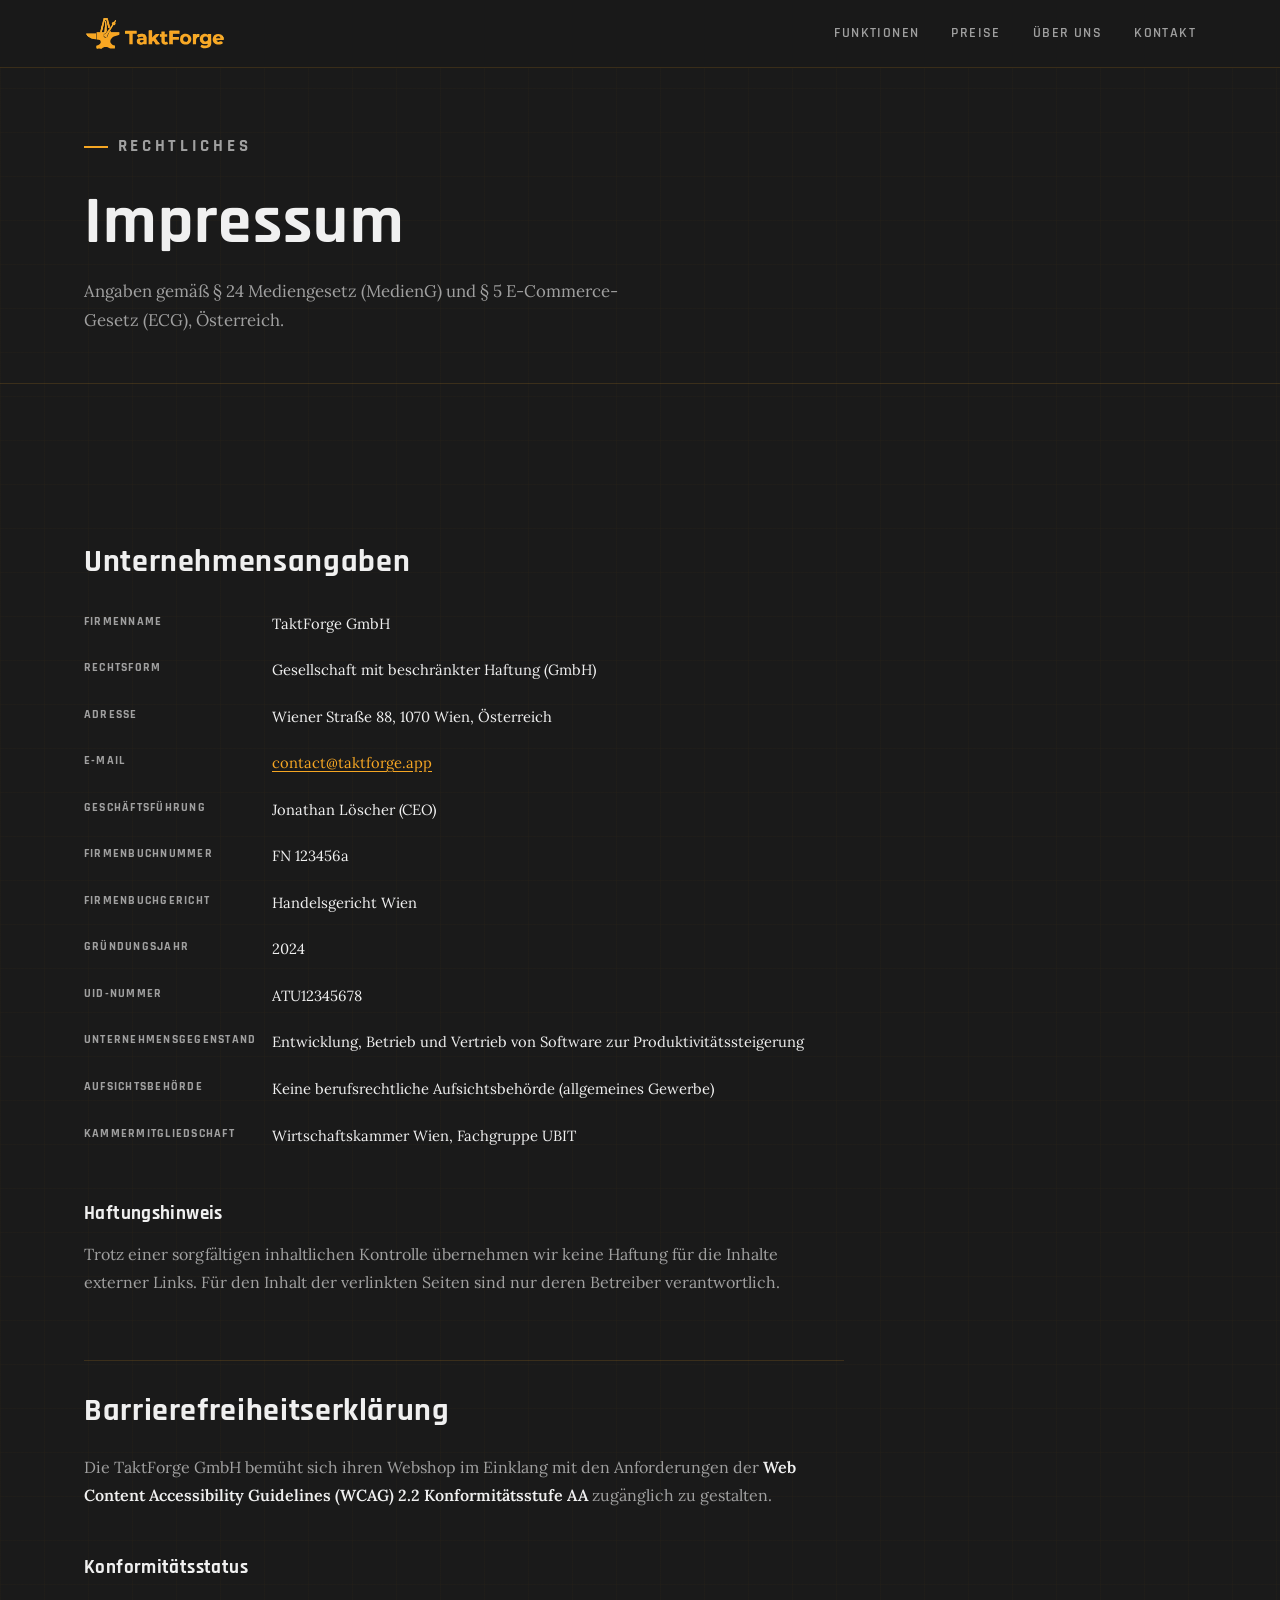
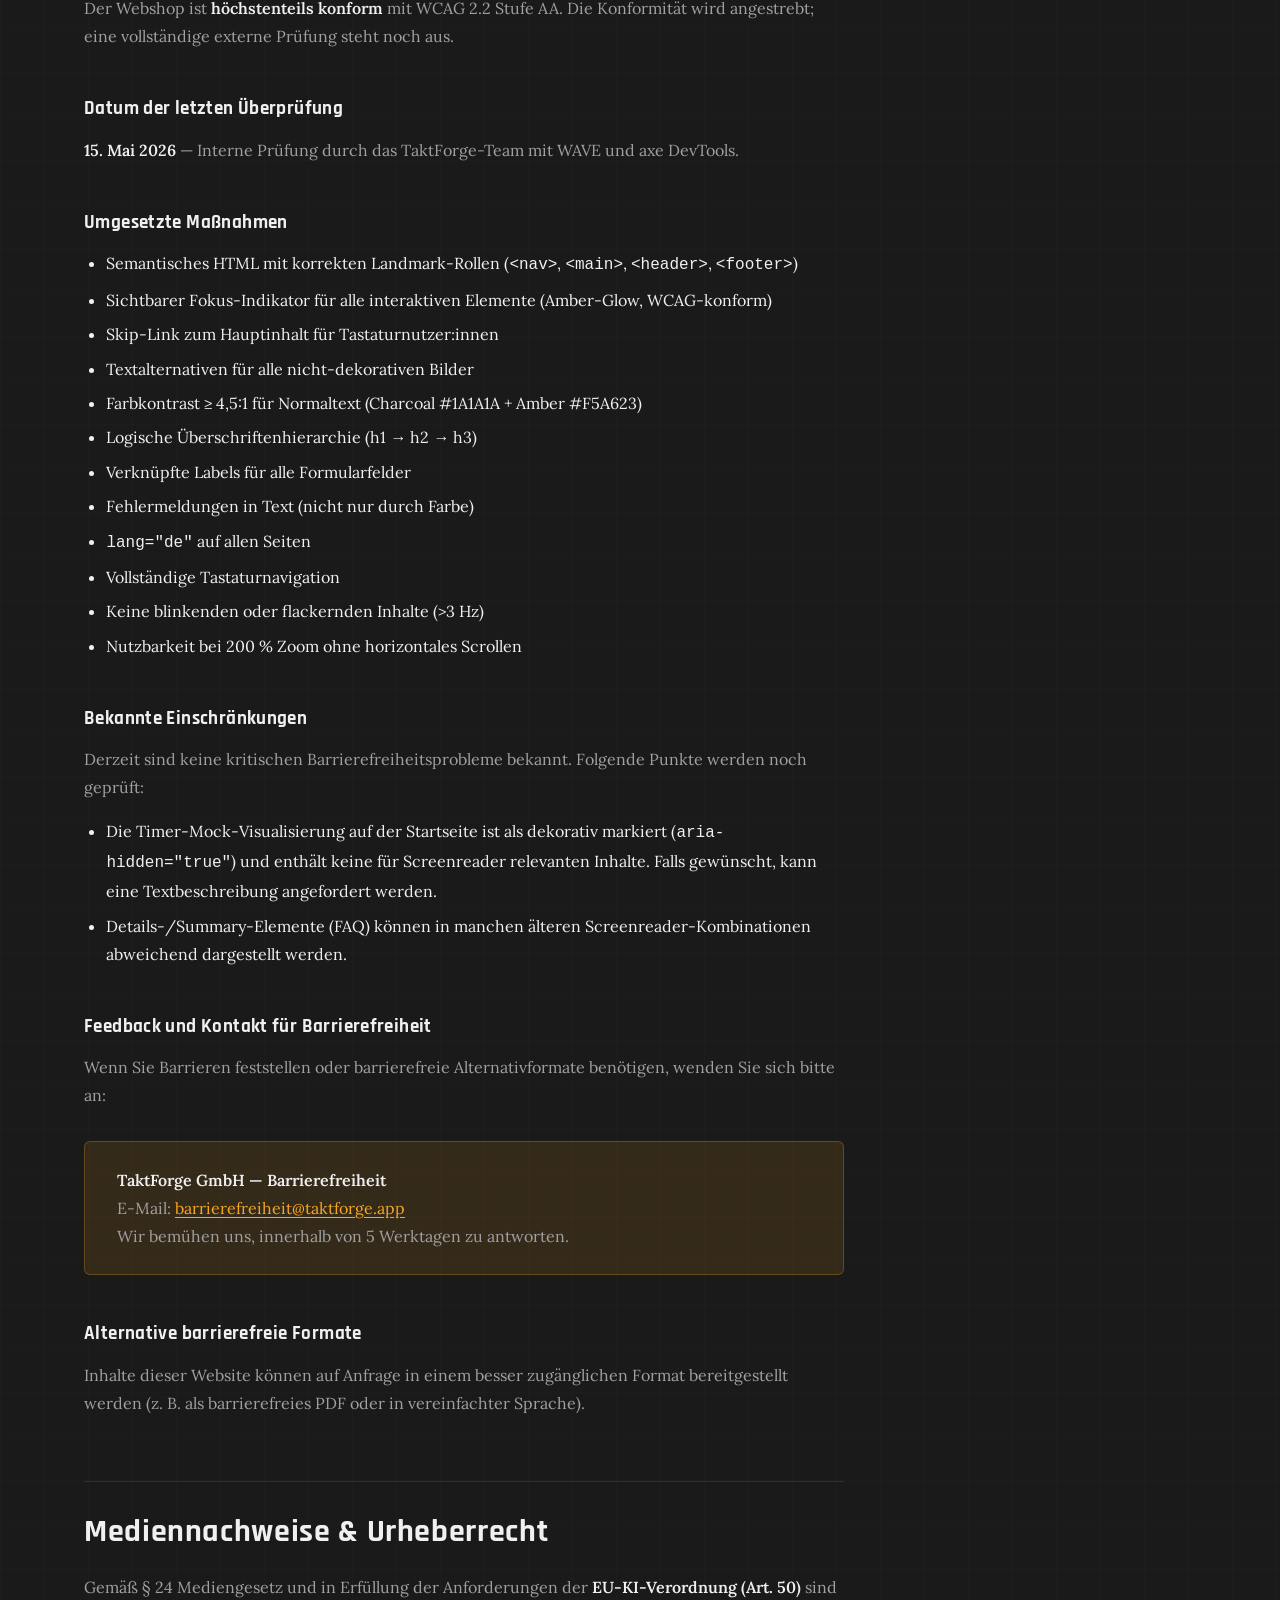
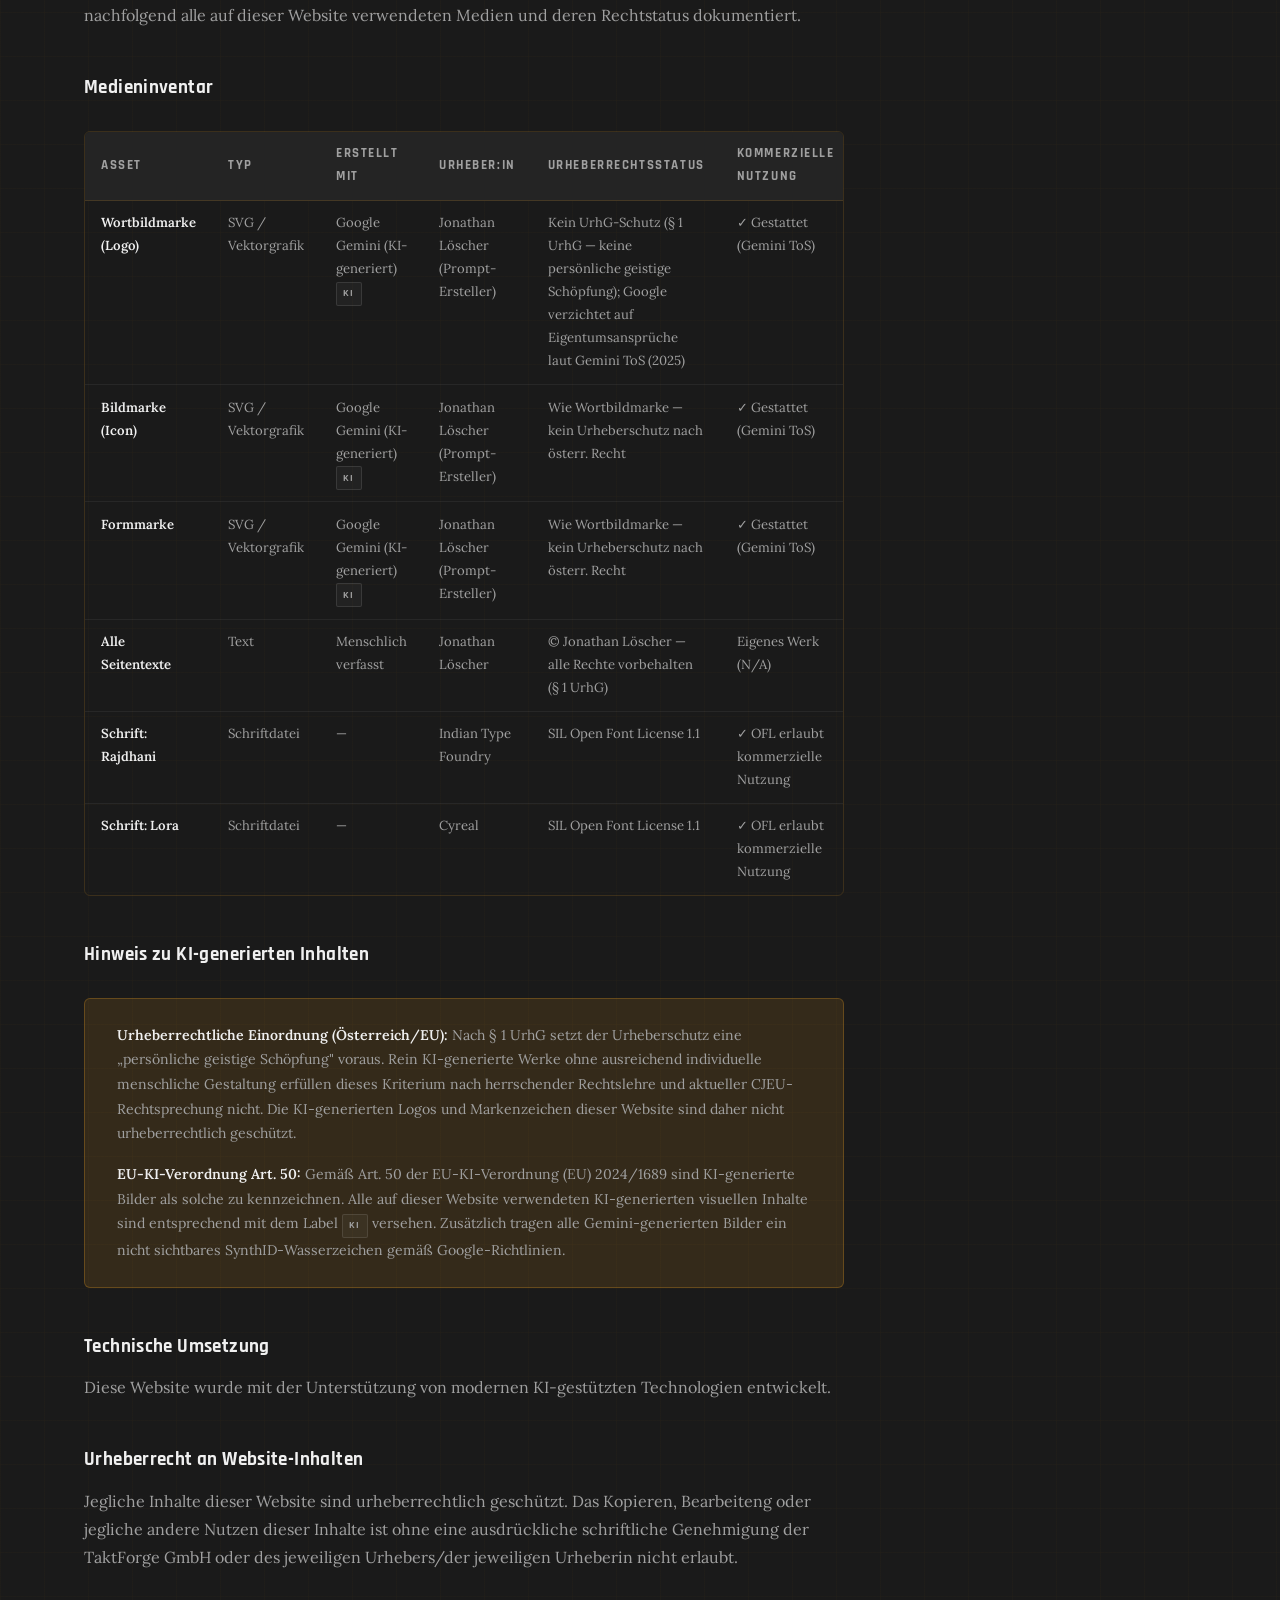
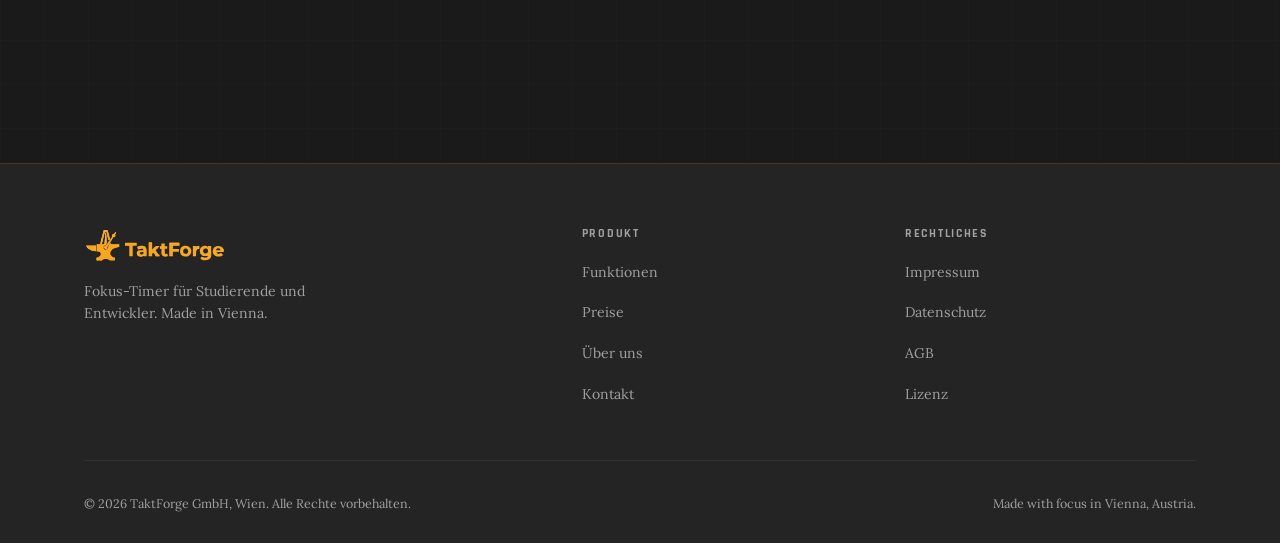
<file: impressum.html>
<!doctype html>
<html lang="de">
  <head>
    <meta charset="UTF-8" />
    <meta name="viewport" content="width=device-width, initial-scale=1.0" />
    <title>Impressum — TaktForge</title>
    <meta
      name="description"
      content="Impressum der TaktForge GmbH inkl. Barrierefreiheitserklärung und Mediennachweise."
    />
    <link rel="icon" href="assets/bildmarke.svg" type="image/svg+xml" />
    <link rel="preconnect" href="https://fonts.googleapis.com" />
    <link rel="preconnect" href="https://fonts.gstatic.com" crossorigin />
    <link
      href="https://fonts.googleapis.com/css2?family=Lora:ital,wght@0,400;0,600;1,400&family=Rajdhani:wght@400;500;600;700&display=swap"
      rel="stylesheet"
    />
    <link rel="stylesheet" href="css/styles.css" />
  </head>
  <body>
    <a href="#main-content" class="skip-link">Zum Hauptinhalt springen</a>

    <header class="site-header" role="banner">
      <div class="container">
        <nav class="nav-inner" aria-label="Hauptnavigation">
          <a
            href="index.html"
            class="logo"
            aria-label="TaktForge – Zur Startseite"
          >
            <img
              src="assets/wortbildmarke.svg"
              class="logo-wortbild"
              alt="TaktForge"
            />
          </a>
          <ul class="nav-links" role="list">
            <li><a href="index.html#features">Funktionen</a></li>
            <li><a href="preise.html">Preise</a></li>
            <li><a href="about.html">Über uns</a></li>
            <li><a href="kontakt.html">Kontakt</a></li>
          </ul>
          <button
            class="nav-toggle"
            aria-expanded="false"
            aria-controls="mobile-nav"
            aria-label="Menü öffnen"
          >
            <span></span><span></span><span></span>
          </button>
        </nav>
      </div>
    </header>

    <nav class="nav-mobile" id="mobile-nav" aria-label="Mobile Navigation">
      <ul role="list">
        <li><a href="index.html#features">Funktionen</a></li>
        <li><a href="preise.html">Preise</a></li>
        <li><a href="about.html">Über uns</a></li>
        <li><a href="kontakt.html">Kontakt</a></li>
      </ul>
    </nav>

    <main id="main-content">
      <div class="page-hero">
        <div class="container">
          <p class="section-label">Rechtliches</p>
          <h1>Impressum</h1>
          <p>
            Angaben gemäß § 24 Mediengesetz (MedienG) und § 5 E-Commerce-Gesetz
            (ECG), Österreich.
          </p>
        </div>
      </div>

      <section aria-labelledby="impressum-heading">
        <div class="container">
          <div class="prose">
            <!-- ── Impressum ───────────────────────────── -->
            <h2 id="impressum-heading">Unternehmensangaben</h2>

            <div class="info-grid" aria-label="Unternehmensdetails">
              <span class="info-key">Firmenname</span>
              <span class="info-val">TaktForge GmbH</span>

              <span class="info-key">Rechtsform</span>
              <span class="info-val"
                >Gesellschaft mit beschränkter Haftung (GmbH)</span
              >

              <span class="info-key">Adresse</span>
              <span class="info-val"
                >Wiener Straße 88, 1070 Wien, Österreich</span
              >

              <span class="info-key">E-Mail</span>
              <span class="info-val"
                ><a href="mailto:contact@taktforge.app"
                  >contact@taktforge.app</a
                ></span
              >

              <span class="info-key">Geschäftsführung</span>
              <span class="info-val">Jonathan Löscher (CEO)</span>

              <span class="info-key">Firmenbuchnummer</span>
              <span class="info-val">FN 123456a</span>

              <span class="info-key">Firmenbuchgericht</span>
              <span class="info-val">Handelsgericht Wien</span>

              <span class="info-key">Gründungsjahr</span>
              <span class="info-val">2024</span>

              <span class="info-key">UID-Nummer</span>
              <span class="info-val">ATU12345678</span>

              <span class="info-key">Unternehmensgegenstand</span>
              <span class="info-val"
                >Entwicklung, Betrieb und Vertrieb von Software zur
                Produktivitätssteigerung</span
              >

              <span class="info-key">Aufsichtsbehörde</span>
              <span class="info-val"
                >Keine berufsrechtliche Aufsichtsbehörde (allgemeines
                Gewerbe)</span
              >

              <span class="info-key">Kammermitgliedschaft</span>
              <span class="info-val"
                >Wirtschaftskammer Wien, Fachgruppe UBIT</span
              >
            </div>

            <h3>Haftungshinweis</h3>
            <p>
              Trotz einer sorgfältigen inhaltlichen Kontrolle übernehmen wir
              keine Haftung für die Inhalte externer Links. Für den Inhalt der
              verlinkten Seiten sind nur deren Betreiber verantwortlich.
            </p>

            <!-- ── Barrierefreiheitserklärung ─────────── -->
            <h2 id="barrierefreiheit">Barrierefreiheitserklärung</h2>
            <p>
              Die TaktForge GmbH bemüht sich ihren Webshop im Einklang mit den
              Anforderungen der
              <strong
                >Web Content Accessibility Guidelines (WCAG) 2.2
                Konformitätsstufe AA</strong
              >
              zugänglich zu gestalten.
            </p>

            <h3>Konformitätsstatus</h3>
            <p>
              Der Webshop ist <strong>höchstenteils konform</strong> mit WCAG
              2.2 Stufe AA. Die Konformität wird angestrebt; eine vollständige
              externe Prüfung steht noch aus.
            </p>

            <h3>Datum der letzten Überprüfung</h3>
            <p>
              <strong>15. Mai 2026</strong> — Interne Prüfung durch das
              TaktForge-Team mit WAVE und axe DevTools.
            </p>

            <h3>Umgesetzte Maßnahmen</h3>
            <ul>
              <li>
                Semantisches HTML mit korrekten Landmark-Rollen
                (<code>&lt;nav&gt;</code>, <code>&lt;main&gt;</code>,
                <code>&lt;header&gt;</code>, <code>&lt;footer&gt;</code>)
              </li>
              <li>
                Sichtbarer Fokus-Indikator für alle interaktiven Elemente
                (Amber-Glow, WCAG-konform)
              </li>
              <li>Skip-Link zum Hauptinhalt für Tastaturnutzer:innen</li>
              <li>Textalternativen für alle nicht-dekorativen Bilder</li>
              <li>
                Farbkontrast ≥ 4,5:1 für Normaltext (Charcoal #1A1A1A + Amber
                #F5A623)
              </li>
              <li>Logische Überschriftenhierarchie (h1 → h2 → h3)</li>
              <li>Verknüpfte Labels für alle Formularfelder</li>
              <li>Fehlermeldungen in Text (nicht nur durch Farbe)</li>
              <li><code>lang="de"</code> auf allen Seiten</li>
              <li>Vollständige Tastaturnavigation</li>
              <li>Keine blinkenden oder flackernden Inhalte (&gt;3 Hz)</li>
              <li>Nutzbarkeit bei 200 % Zoom ohne horizontales Scrollen</li>
            </ul>

            <h3>Bekannte Einschränkungen</h3>
            <p>
              Derzeit sind keine kritischen Barrierefreiheitsprobleme bekannt.
              Folgende Punkte werden noch geprüft:
            </p>
            <ul>
              <li>
                Die Timer-Mock-Visualisierung auf der Startseite ist als
                dekorativ markiert (<code>aria-hidden="true"</code>) und enthält
                keine für Screenreader relevanten Inhalte. Falls gewünscht, kann
                eine Textbeschreibung angefordert werden.
              </li>
              <li>
                Details-/Summary-Elemente (FAQ) können in manchen älteren
                Screenreader-Kombinationen abweichend dargestellt werden.
              </li>
            </ul>

            <h3>Feedback und Kontakt für Barrierefreiheit</h3>
            <p>
              Wenn Sie Barrieren feststellen oder barrierefreie
              Alternativformate benötigen, wenden Sie sich bitte an:
            </p>
            <div class="highlight-box">
              <p>
                <strong>TaktForge GmbH — Barrierefreiheit</strong><br />
                E-Mail:
                <a href="mailto:barrierefreiheit@taktforge.app"
                  >barrierefreiheit@taktforge.app</a
                ><br />
                Wir bemühen uns, innerhalb von 5 Werktagen zu antworten.
              </p>
            </div>

            <h3>Alternative barrierefreie Formate</h3>
            <p>
              Inhalte dieser Website können auf Anfrage in einem besser
              zugänglichen Format bereitgestellt werden (z. B. als
              barrierefreies PDF oder in vereinfachter Sprache).
            </p>

            <!-- ── Mediennachweise & Urheberrecht ──────── -->
            <h2 id="mediennachweise">Mediennachweise &amp; Urheberrecht</h2>
            <p>
              Gemäß § 24 Mediengesetz und in Erfüllung der Anforderungen der
              <strong>EU-KI-Verordnung (Art. 50)</strong> sind nachfolgend alle
              auf dieser Website verwendeten Medien und deren Rechtstatus
              dokumentiert.
            </p>

            <h3>Medieninventar</h3>
            <div class="table-wrapper">
              <table
                class="media-table"
                aria-label="Medieninventar des TaktForge Webshops"
              >
                <thead>
                  <tr>
                    <th scope="col">Asset</th>
                    <th scope="col">Typ</th>
                    <th scope="col">Erstellt mit</th>
                    <th scope="col">Urheber:in</th>
                    <th scope="col">Urheberrechtsstatus</th>
                    <th scope="col">Kommerzielle Nutzung</th>
                  </tr>
                </thead>
                <tbody>
                  <tr>
                    <td><strong>Wortbildmarke (Logo)</strong></td>
                    <td>SVG / Vektorgrafik</td>
                    <td>
                      Google Gemini (KI-generiert)
                      <span class="ai-label">KI</span>
                    </td>
                    <td>Jonathan Löscher (Prompt-Ersteller)</td>
                    <td>
                      Kein UrhG-Schutz (§ 1 UrhG — keine persönliche geistige
                      Schöpfung); Google verzichtet auf Eigentumsansprüche laut
                      Gemini ToS (2025)
                    </td>
                    <td>✓ Gestattet (Gemini ToS)</td>
                  </tr>
                  <tr>
                    <td><strong>Bildmarke (Icon)</strong></td>
                    <td>SVG / Vektorgrafik</td>
                    <td>
                      Google Gemini (KI-generiert)
                      <span class="ai-label">KI</span>
                    </td>
                    <td>Jonathan Löscher (Prompt-Ersteller)</td>
                    <td>
                      Wie Wortbildmarke — kein Urheberschutz nach österr. Recht
                    </td>
                    <td>✓ Gestattet (Gemini ToS)</td>
                  </tr>
                  <tr>
                    <td><strong>Formmarke</strong></td>
                    <td>SVG / Vektorgrafik</td>
                    <td>
                      Google Gemini (KI-generiert)
                      <span class="ai-label">KI</span>
                    </td>
                    <td>Jonathan Löscher (Prompt-Ersteller)</td>
                    <td>
                      Wie Wortbildmarke — kein Urheberschutz nach österr. Recht
                    </td>
                    <td>✓ Gestattet (Gemini ToS)</td>
                  </tr>
                  <tr>
                    <td><strong>Alle Seitentexte</strong></td>
                    <td>Text</td>
                    <td>Menschlich verfasst</td>
                    <td>Jonathan Löscher</td>
                    <td>
                      © Jonathan Löscher — alle Rechte vorbehalten (§ 1 UrhG)
                    </td>
                    <td>Eigenes Werk (N/A)</td>
                  </tr>
                  <tr>
                    <td><strong>Schrift: Rajdhani</strong></td>
                    <td>Schriftdatei</td>
                    <td>—</td>
                    <td>Indian Type Foundry</td>
                    <td>SIL Open Font License 1.1</td>
                    <td>✓ OFL erlaubt kommerzielle Nutzung</td>
                  </tr>
                  <tr>
                    <td><strong>Schrift: Lora</strong></td>
                    <td>Schriftdatei</td>
                    <td>—</td>
                    <td>Cyreal</td>
                    <td>SIL Open Font License 1.1</td>
                    <td>✓ OFL erlaubt kommerzielle Nutzung</td>
                  </tr>
                </tbody>
              </table>
            </div>

            <h3>Hinweis zu KI-generierten Inhalten</h3>
            <div class="highlight-box">
              <p style="font-size: 0.88rem; color: var(--color-text-muted)">
                <strong style="color: var(--color-text)"
                  >Urheberrechtliche Einordnung (Österreich/EU):</strong
                >
                Nach § 1 UrhG setzt der Urheberschutz eine „persönliche geistige
                Schöpfung" voraus. Rein KI-generierte Werke ohne ausreichend
                individuelle menschliche Gestaltung erfüllen dieses Kriterium
                nach herrschender Rechtslehre und aktueller CJEU-Rechtsprechung
                nicht. Die KI-generierten Logos und Markenzeichen dieser Website
                sind daher nicht urheberrechtlich geschützt.
              </p>
              <p
                style="
                  font-size: 0.88rem;
                  color: var(--color-text-muted);
                  margin-top: var(--space-md);
                  margin-bottom: 0;
                "
              >
                <strong style="color: var(--color-text)"
                  >EU-KI-Verordnung Art. 50:</strong
                >
                Gemäß Art. 50 der EU-KI-Verordnung (EU) 2024/1689 sind
                KI-generierte Bilder als solche zu kennzeichnen. Alle auf dieser
                Website verwendeten KI-generierten visuellen Inhalte sind
                entsprechend mit dem Label
                <span class="ai-label">KI</span> versehen. Zusätzlich tragen
                alle Gemini-generierten Bilder ein nicht sichtbares
                SynthID-Wasserzeichen gemäß Google-Richtlinien.
              </p>
            </div>

            <h3>Technische Umsetzung</h3>
            <p>
              Diese Website wurde mit der Unterstützung von modernen
              KI-gestützten Technologien entwickelt.
            </p>

            <h3>Urheberrecht an Website-Inhalten</h3>
            <p>
              Jegliche Inhalte dieser Website sind urheberrechtlich geschützt.
              Das Kopieren, Bearbeiteng oder jegliche andere Nutzen dieser
              Inhalte ist ohne eine ausdrückliche schriftliche Genehmigung der
              TaktForge GmbH oder des jeweiligen Urhebers/der jeweiligen
              Urheberin nicht erlaubt.
            </p>
          </div>
        </div>
      </section>
    </main>

    <footer class="site-footer" role="contentinfo">
      <div class="container">
        <div class="footer-grid">
          <div class="footer-brand">
            <a
              href="index.html"
              class="logo"
              aria-label="TaktForge – Zur Startseite"
            >
              <img
                src="assets/wortbildmarke.svg"
                class="logo-wortbild"
                alt="TaktForge"
              />
            </a>
            <p>Fokus-Timer für Studierende und Entwickler. Made in Vienna.</p>
          </div>
          <div class="footer-col">
            <h3>Produkt</h3>
            <ul>
              <li><a href="index.html#features">Funktionen</a></li>
              <li><a href="preise.html">Preise</a></li>
              <li><a href="about.html">Über uns</a></li>
              <li><a href="kontakt.html">Kontakt</a></li>
            </ul>
          </div>
          <div class="footer-col">
            <h3>Rechtliches</h3>
            <ul>
              <li><a href="impressum.html">Impressum</a></li>
              <li><a href="datenschutz.html">Datenschutz</a></li>
              <li><a href="agb.html">AGB</a></li>
              <li><a href="lizenz.html">Lizenz</a></li>
            </ul>
          </div>
        </div>
        <div class="footer-bottom">
          <span>© 2026 TaktForge GmbH, Wien. Alle Rechte vorbehalten.</span>
          <span lang="en">Made with focus in Vienna, Austria.</span>
        </div>
      </div>
    </footer>

    <script src="js/main.js"></script>
  </body>
</html>
</file>
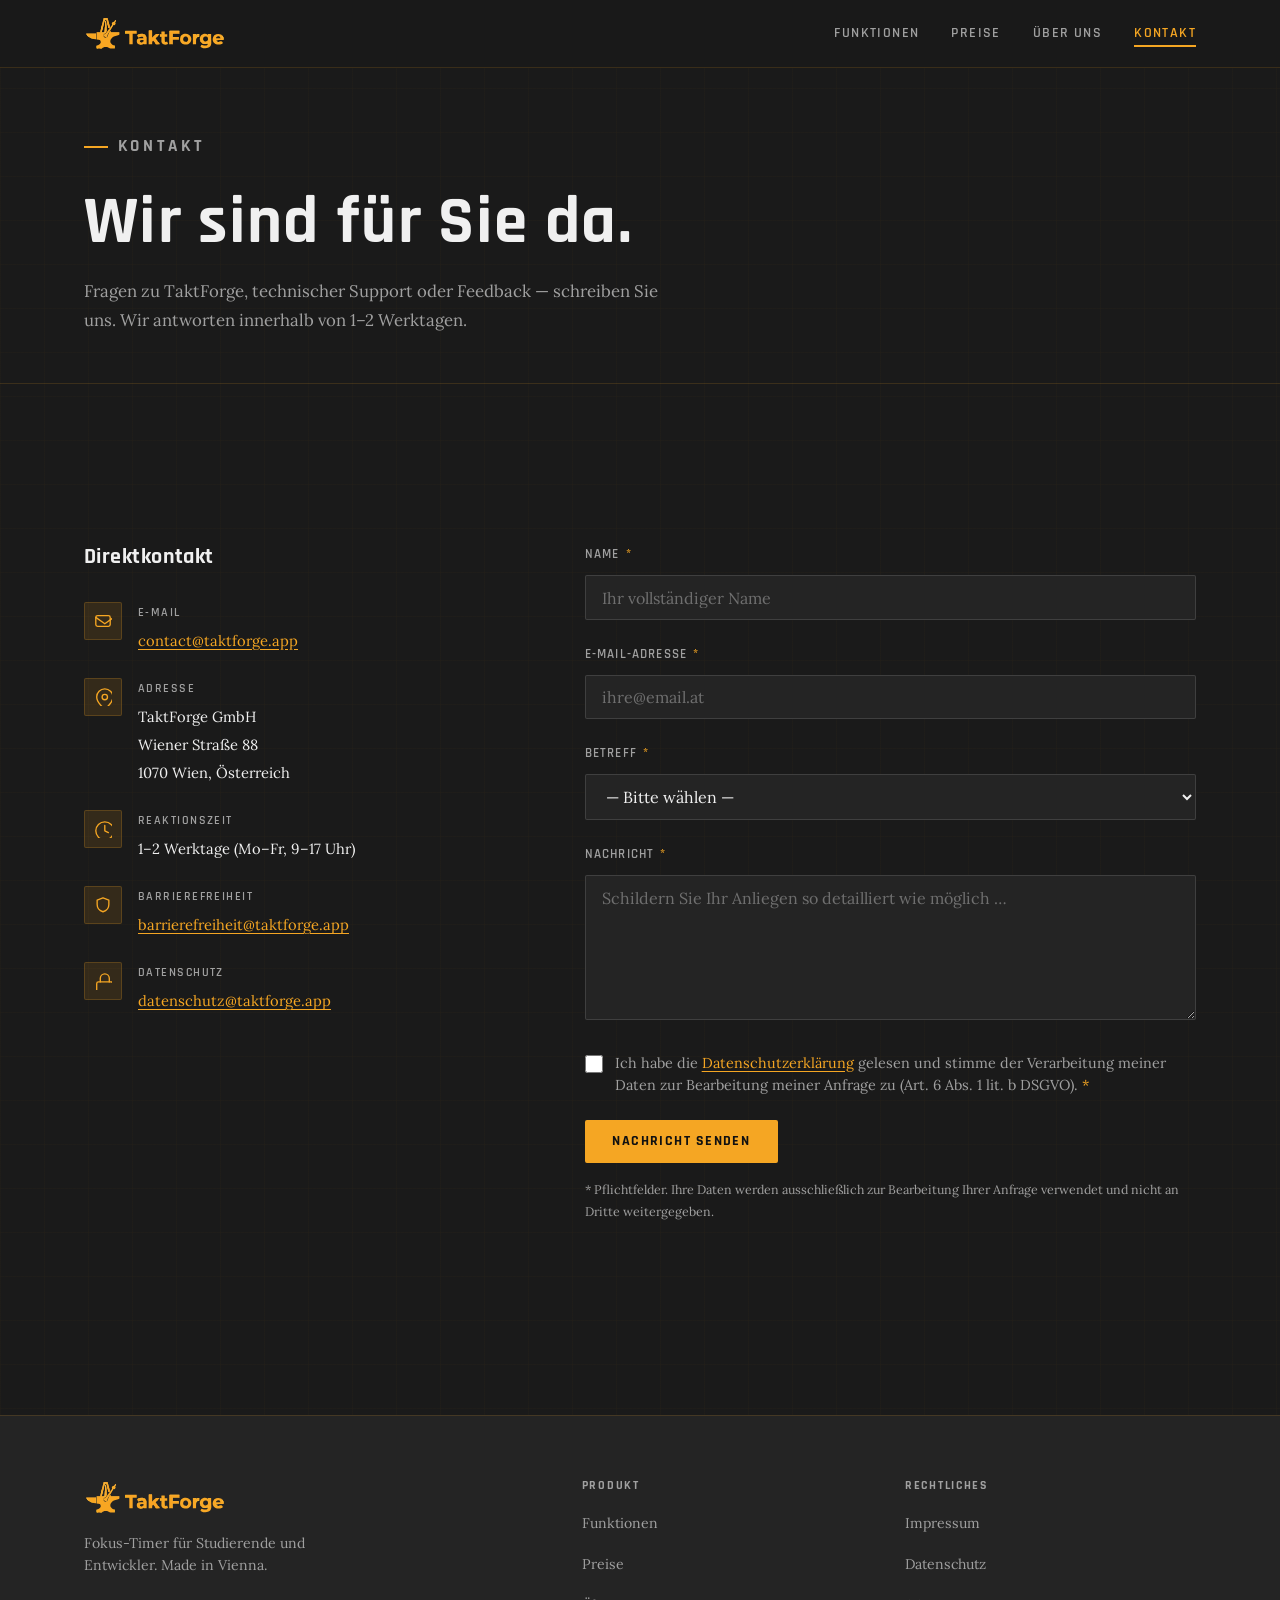
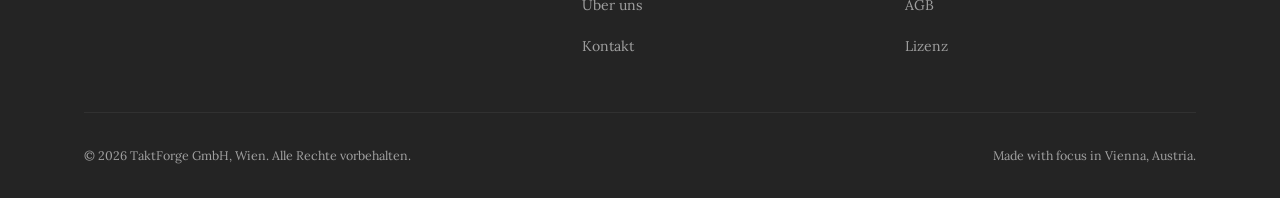
<file: kontakt.html>
<!doctype html>
<html lang="de">
  <head>
    <meta charset="UTF-8" />
    <meta name="viewport" content="width=device-width, initial-scale=1.0" />
    <title>Kontakt — TaktForge</title>
    <meta
      name="description"
      content="Kontaktieren Sie TaktForge GmbH — für Support, Feedback oder allgemeine Anfragen."
    />
    <link rel="icon" href="assets/bildmarke.svg" type="image/svg+xml" />
    <link rel="preconnect" href="https://fonts.googleapis.com" />
    <link rel="preconnect" href="https://fonts.gstatic.com" crossorigin />
    <link
      href="https://fonts.googleapis.com/css2?family=Lora:ital,wght@0,400;0,600;1,400&family=Rajdhani:wght@400;500;600;700&display=swap"
      rel="stylesheet"
    />
    <link rel="stylesheet" href="css/styles.css" />
  </head>
  <body>
    <a href="#main-content" class="skip-link">Zum Hauptinhalt springen</a>

    <header class="site-header" role="banner">
      <div class="container">
        <nav class="nav-inner" aria-label="Hauptnavigation">
          <a
            href="index.html"
            class="logo"
            aria-label="TaktForge – Zur Startseite"
          >
            <img
              src="assets/wortbildmarke.svg"
              class="logo-wortbild"
              alt="TaktForge"
            />
          </a>
          <ul class="nav-links" role="list">
            <li><a href="index.html#features">Funktionen</a></li>
            <li><a href="preise.html">Preise</a></li>
            <li><a href="about.html">Über uns</a></li>
            <li><a href="kontakt.html" aria-current="page">Kontakt</a></li>
          </ul>
          <button
            class="nav-toggle"
            aria-expanded="false"
            aria-controls="mobile-nav"
            aria-label="Menü öffnen"
          >
            <span></span><span></span><span></span>
          </button>
        </nav>
      </div>
    </header>

    <nav class="nav-mobile" id="mobile-nav" aria-label="Mobile Navigation">
      <ul role="list">
        <li><a href="index.html#features">Funktionen</a></li>
        <li><a href="preise.html">Preise</a></li>
        <li><a href="about.html">Über uns</a></li>
        <li><a href="kontakt.html" aria-current="page">Kontakt</a></li>
      </ul>
    </nav>

    <main id="main-content">
      <div class="page-hero">
        <div class="container">
          <p class="section-label">Kontakt</p>
          <h1>Wir sind für Sie da.</h1>
          <p>
            Fragen zu TaktForge, technischer Support oder Feedback — schreiben
            Sie uns. Wir antworten innerhalb von 1–2 Werktagen.
          </p>
        </div>
      </div>

      <section aria-labelledby="contact-section-heading">
        <div class="container">
          <h2 id="contact-section-heading" class="sr-only">
            Kontaktformular und Kontaktinformationen
          </h2>
          <div class="contact-layout">
            <!-- Contact info -->
            <aside aria-label="Kontaktdaten">
              <h2 style="font-size: 1.4rem; margin-bottom: var(--space-xl)">
                Direktkontakt
              </h2>

              <div class="contact-detail">
                <div class="contact-detail-icon" aria-hidden="true">
                  <svg
                    width="18"
                    height="18"
                    viewBox="0 0 20 20"
                    fill="none"
                    stroke="currentColor"
                    stroke-width="1.5"
                    stroke-linecap="round"
                    stroke-linejoin="round"
                  >
                    <path
                      d="M4 4h12c1.1 0 2 .9 2 2v8c0 1.1-.9 2-2 2H4c-1.1 0-2-.9-2-2V6c0-1.1.9-2 2-2z"
                    />
                    <polyline points="22,6 12,13 2,6" />
                  </svg>
                </div>
                <div class="contact-detail-text">
                  <strong>E-Mail</strong>
                  <span
                    ><a href="mailto:contact@taktforge.app"
                      >contact@taktforge.app</a
                    ></span
                  >
                </div>
              </div>

              <div class="contact-detail">
                <div class="contact-detail-icon" aria-hidden="true">
                  <svg
                    width="18"
                    height="18"
                    viewBox="0 0 20 20"
                    fill="none"
                    stroke="currentColor"
                    stroke-width="1.5"
                    stroke-linecap="round"
                    stroke-linejoin="round"
                  >
                    <path d="M21 10c0 7-9 13-9 13s-9-6-9-13a9 9 0 0118 0z" />
                    <circle cx="12" cy="10" r="3" />
                  </svg>
                </div>
                <div class="contact-detail-text">
                  <strong>Adresse</strong>
                  <span
                    >TaktForge GmbH<br />Wiener Straße 88<br />1070 Wien,
                    Österreich</span
                  >
                </div>
              </div>

              <div class="contact-detail">
                <div class="contact-detail-icon" aria-hidden="true">
                  <svg
                    width="18"
                    height="18"
                    viewBox="0 0 20 20"
                    fill="none"
                    stroke="currentColor"
                    stroke-width="1.5"
                    stroke-linecap="round"
                    stroke-linejoin="round"
                  >
                    <circle cx="12" cy="12" r="10" />
                    <polyline points="12 6 12 12 16 14" />
                  </svg>
                </div>
                <div class="contact-detail-text">
                  <strong>Reaktionszeit</strong>
                  <span>1–2 Werktage (Mo–Fr, 9–17 Uhr)</span>
                </div>
              </div>

              <div class="contact-detail">
                <div class="contact-detail-icon" aria-hidden="true">
                  <svg
                    width="18"
                    height="18"
                    viewBox="0 0 20 20"
                    fill="none"
                    stroke="currentColor"
                    stroke-width="1.5"
                    stroke-linecap="round"
                    stroke-linejoin="round"
                  >
                    <path
                      d="M10 2l6.5 2.5v5c0 4-3 7-6.5 8-3.5-1-6.5-4-6.5-8V4.5z"
                    />
                  </svg>
                </div>
                <div class="contact-detail-text">
                  <strong>Barrierefreiheit</strong>
                  <span
                    ><a href="mailto:barrierefreiheit@taktforge.app"
                      >barrierefreiheit@taktforge.app</a
                    ></span
                  >
                </div>
              </div>

              <div class="contact-detail">
                <div class="contact-detail-icon" aria-hidden="true">
                  <svg
                    width="18"
                    height="18"
                    viewBox="0 0 20 20"
                    fill="none"
                    stroke="currentColor"
                    stroke-width="1.5"
                    stroke-linecap="round"
                    stroke-linejoin="round"
                  >
                    <rect x="3" y="11" width="18" height="11" rx="2" ry="2" />
                    <path d="M7 11V7a5 5 0 0110 0v4" />
                  </svg>
                </div>
                <div class="contact-detail-text">
                  <strong>Datenschutz</strong>
                  <span
                    ><a href="mailto:datenschutz@taktforge.app"
                      >datenschutz@taktforge.app</a
                    ></span
                  >
                </div>
              </div>
            </aside>

            <!-- Contact form -->
            <div>
              <div
                id="form-success"
                hidden
                tabindex="-1"
                role="status"
                aria-live="polite"
                class="highlight-box"
              >
                <p
                  style="
                    font-family: var(--font-heading);
                    font-weight: 700;
                    font-size: 1.1rem;
                    color: var(--color-success);
                    margin-bottom: var(--space-sm);
                  "
                >
                  ✓ Nachricht gesendet!
                </p>
                <p class="text-muted text-sm">
                  Vielen Dank für Ihre Nachricht. Wir melden uns innerhalb von
                  1–2 Werktagen bei Ihnen.
                </p>
              </div>

              <form id="contact-form" novalidate aria-label="Kontaktformular">
                <div class="form-group">
                  <label class="form-label" for="contact-name"
                    >Name
                    <span class="req" aria-label="Pflichtfeld">*</span></label
                  >
                  <input
                    class="form-control"
                    type="text"
                    id="contact-name"
                    name="name"
                    autocomplete="name"
                    required
                    aria-required="true"
                    placeholder="Ihr vollständiger Name"
                  />
                  <div
                    class="form-error"
                    id="contact-name-error"
                    role="alert"
                  ></div>
                </div>

                <div class="form-group">
                  <label class="form-label" for="contact-email"
                    >E-Mail-Adresse
                    <span class="req" aria-label="Pflichtfeld">*</span></label
                  >
                  <input
                    class="form-control"
                    type="email"
                    id="contact-email"
                    name="email"
                    autocomplete="email"
                    required
                    aria-required="true"
                    placeholder="ihre@email.at"
                  />
                  <div
                    class="form-error"
                    id="contact-email-error"
                    role="alert"
                  ></div>
                </div>

                <div class="form-group">
                  <label class="form-label" for="contact-subject"
                    >Betreff
                    <span class="req" aria-label="Pflichtfeld">*</span></label
                  >
                  <select
                    class="form-control"
                    id="contact-subject"
                    name="subject"
                    required
                    aria-required="true"
                  >
                    <option value="">— Bitte wählen —</option>
                    <option value="support">Technischer Support</option>
                    <option value="billing">Abrechnung / Kündigung</option>
                    <option value="feedback">
                      Feedback &amp; Verbesserungsvorschläge
                    </option>
                    <option value="accessibility">Barrierefreiheit</option>
                    <option value="press">Presse &amp; Medien</option>
                    <option value="other">Sonstiges</option>
                  </select>
                  <div
                    class="form-error"
                    id="contact-subject-error"
                    role="alert"
                  ></div>
                </div>

                <div class="form-group">
                  <label class="form-label" for="contact-message"
                    >Nachricht
                    <span class="req" aria-label="Pflichtfeld">*</span></label
                  >
                  <textarea
                    class="form-control"
                    id="contact-message"
                    name="message"
                    required
                    aria-required="true"
                    placeholder="Schildern Sie Ihr Anliegen so detailliert wie möglich …"
                    rows="6"
                  ></textarea>
                  <div
                    class="form-error"
                    id="contact-message-error"
                    role="alert"
                  ></div>
                </div>

                <div class="checkbox-group">
                  <input
                    type="checkbox"
                    id="dsgvo-consent"
                    name="dsgvo"
                    required
                    aria-required="true"
                  />
                  <label class="checkbox-label" for="dsgvo-consent">
                    Ich habe die
                    <a href="datenschutz.html">Datenschutzerklärung</a> gelesen
                    und stimme der Verarbeitung meiner Daten zur Bearbeitung
                    meiner Anfrage zu (Art. 6 Abs. 1 lit. b DSGVO).
                    <span style="color: var(--color-accent)">*</span>
                  </label>
                </div>

                <button type="submit" class="btn btn-primary">
                  Nachricht senden
                </button>
                <p class="text-xs text-muted mt-md">
                  * Pflichtfelder. Ihre Daten werden ausschließlich zur
                  Bearbeitung Ihrer Anfrage verwendet und nicht an Dritte
                  weitergegeben.
                </p>
              </form>
            </div>
          </div>
        </div>
      </section>
    </main>

    <footer class="site-footer" role="contentinfo">
      <div class="container">
        <div class="footer-grid">
          <div class="footer-brand">
            <a
              href="index.html"
              class="logo"
              aria-label="TaktForge – Zur Startseite"
            >
              <img
                src="assets/wortbildmarke.svg"
                class="logo-wortbild"
                alt="TaktForge"
              />
            </a>
            <p>Fokus-Timer für Studierende und Entwickler. Made in Vienna.</p>
          </div>
          <div class="footer-col">
            <h3>Produkt</h3>
            <ul>
              <li><a href="index.html#features">Funktionen</a></li>
              <li><a href="preise.html">Preise</a></li>
              <li><a href="about.html">Über uns</a></li>
              <li><a href="kontakt.html">Kontakt</a></li>
            </ul>
          </div>
          <div class="footer-col">
            <h3>Rechtliches</h3>
            <ul>
              <li><a href="impressum.html">Impressum</a></li>
              <li><a href="datenschutz.html">Datenschutz</a></li>
              <li><a href="agb.html">AGB</a></li>
              <li><a href="lizenz.html">Lizenz</a></li>
            </ul>
          </div>
        </div>
        <div class="footer-bottom">
          <span>© 2026 TaktForge GmbH, Wien. Alle Rechte vorbehalten.</span>
          <span lang="en">Made with focus in Vienna, Austria.</span>
        </div>
      </div>
    </footer>

    <script src="js/main.js"></script>
  </body>
</html>
</file>
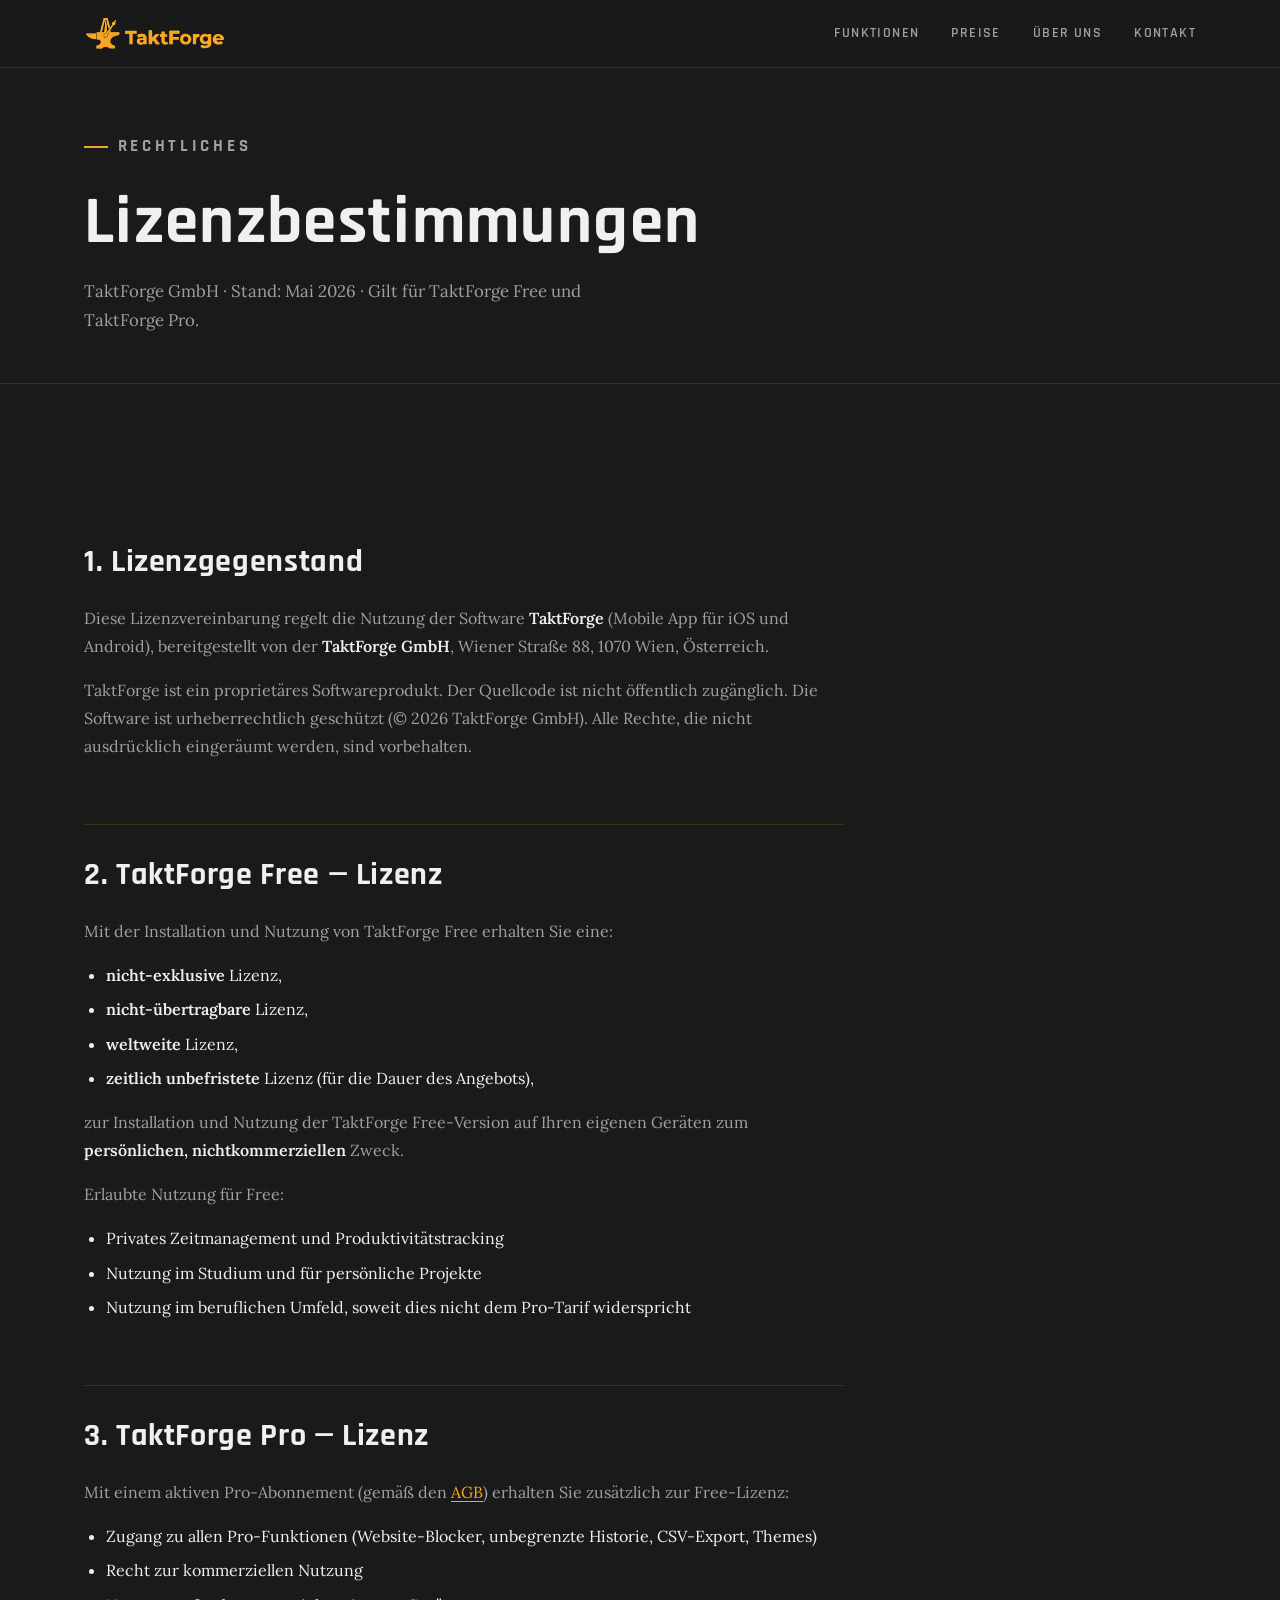
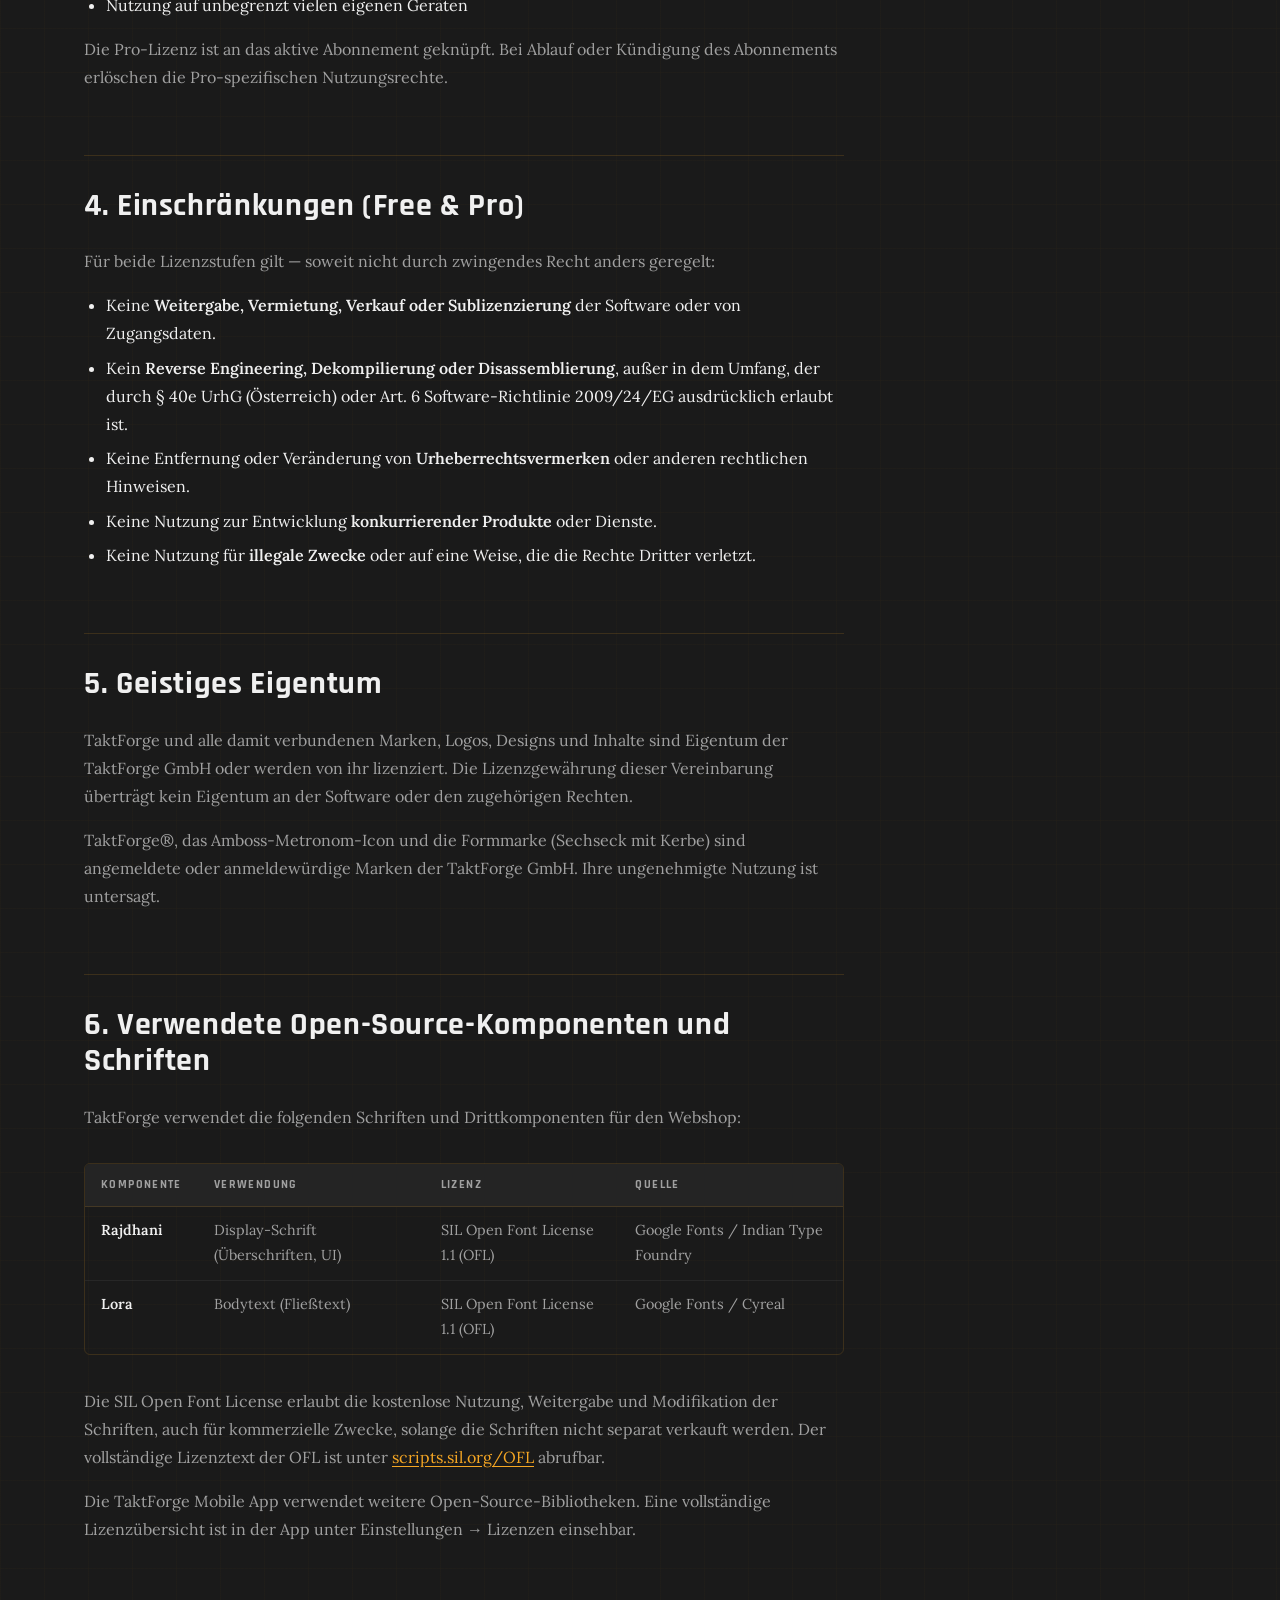
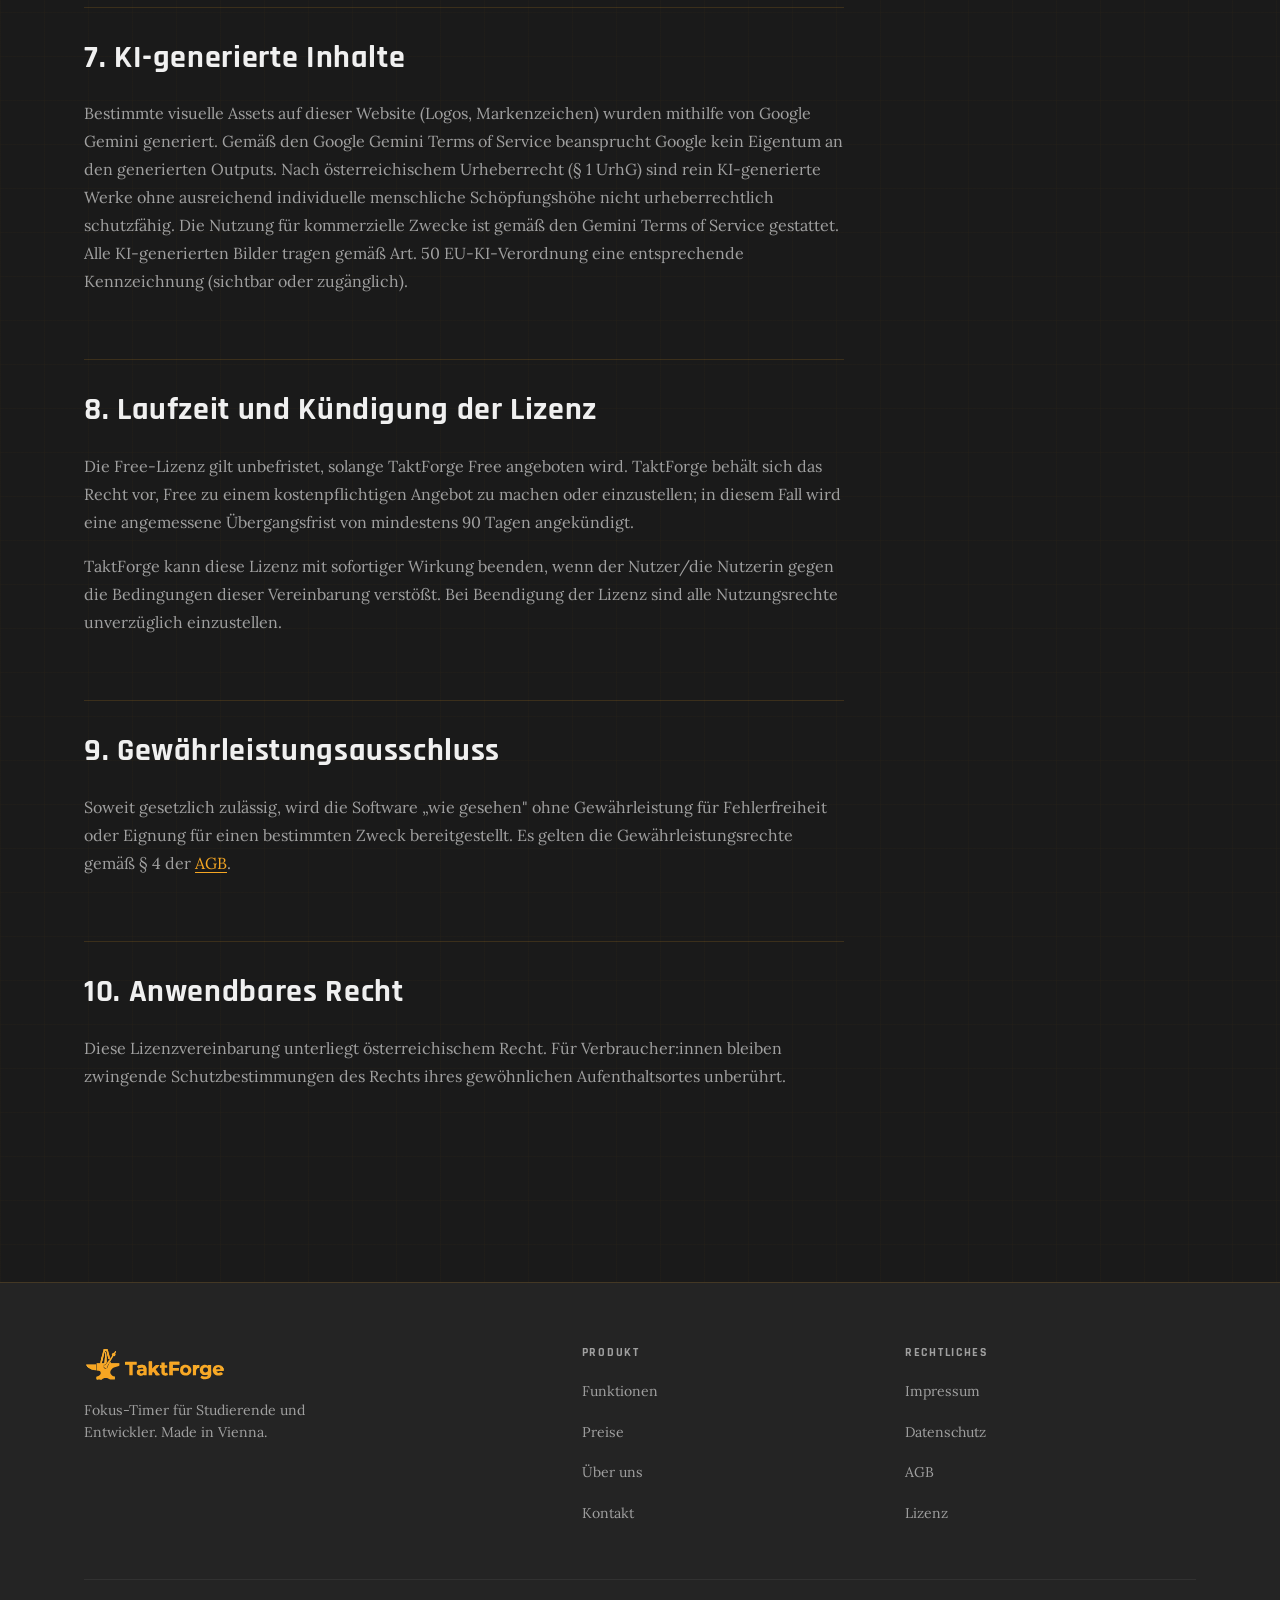
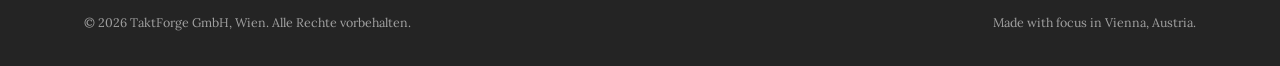
<file: lizenz.html>
<!doctype html>
<html lang="de">
  <head>
    <meta charset="UTF-8" />
    <meta name="viewport" content="width=device-width, initial-scale=1.0" />
    <title>Lizenzbestimmungen — TaktForge</title>
    <meta
      name="description"
      content="Lizenzbestimmungen für TaktForge Free und Pro — Nutzungsrechte, Einschränkungen und verwendete Open-Source-Komponenten."
    />
    <link rel="icon" href="assets/bildmarke.svg" type="image/svg+xml" />
    <link rel="preconnect" href="https://fonts.googleapis.com" />
    <link rel="preconnect" href="https://fonts.gstatic.com" crossorigin />
    <link
      href="https://fonts.googleapis.com/css2?family=Lora:ital,wght@0,400;0,600;1,400&family=Rajdhani:wght@400;500;600;700&display=swap"
      rel="stylesheet"
    />
    <link rel="stylesheet" href="css/styles.css" />
  </head>
  <body>
    <a href="#main-content" class="skip-link">Zum Hauptinhalt springen</a>

    <header class="site-header" role="banner">
      <div class="container">
        <nav class="nav-inner" aria-label="Hauptnavigation">
          <a
            href="index.html"
            class="logo"
            aria-label="TaktForge – Zur Startseite"
          >
            <img
              src="assets/wortbildmarke.svg"
              class="logo-wortbild"
              alt="TaktForge"
            />
          </a>
          <ul class="nav-links" role="list">
            <li><a href="index.html#features">Funktionen</a></li>
            <li><a href="preise.html">Preise</a></li>
            <li><a href="about.html">Über uns</a></li>
            <li><a href="kontakt.html">Kontakt</a></li>
          </ul>
          <button
            class="nav-toggle"
            aria-expanded="false"
            aria-controls="mobile-nav"
            aria-label="Menü öffnen"
          >
            <span></span><span></span><span></span>
          </button>
        </nav>
      </div>
    </header>

    <nav class="nav-mobile" id="mobile-nav" aria-label="Mobile Navigation">
      <ul role="list">
        <li><a href="index.html#features">Funktionen</a></li>
        <li><a href="preise.html">Preise</a></li>
        <li><a href="about.html">Über uns</a></li>
        <li><a href="kontakt.html">Kontakt</a></li>
      </ul>
    </nav>

    <main id="main-content">
      <div class="page-hero">
        <div class="container">
          <p class="section-label">Rechtliches</p>
          <h1>Lizenzbestimmungen</h1>
          <p>
            TaktForge GmbH · Stand: Mai 2026 · Gilt für TaktForge Free und
            TaktForge Pro.
          </p>
        </div>
      </div>

      <section>
        <div class="container">
          <div class="prose">
            <h2>1. Lizenzgegenstand</h2>
            <p>
              Diese Lizenzvereinbarung regelt die Nutzung der Software
              <strong>TaktForge</strong> (Mobile App für iOS und Android),
              bereitgestellt von der <strong>TaktForge GmbH</strong>, Wiener
              Straße 88, 1070 Wien, Österreich.
            </p>
            <p>
              TaktForge ist ein proprietäres Softwareprodukt. Der Quellcode ist
              nicht öffentlich zugänglich. Die Software ist urheberrechtlich
              geschützt (© 2026 TaktForge GmbH). Alle Rechte, die nicht
              ausdrücklich eingeräumt werden, sind vorbehalten.
            </p>

            <h2>2. TaktForge Free — Lizenz</h2>
            <p>
              Mit der Installation und Nutzung von TaktForge Free erhalten Sie
              eine:
            </p>
            <ul>
              <li><strong>nicht-exklusive</strong> Lizenz,</li>
              <li><strong>nicht-übertragbare</strong> Lizenz,</li>
              <li><strong>weltweite</strong> Lizenz,</li>
              <li>
                <strong>zeitlich unbefristete</strong> Lizenz (für die Dauer des
                Angebots),
              </li>
            </ul>
            <p>
              zur Installation und Nutzung der TaktForge Free-Version auf Ihren
              eigenen Geräten zum
              <strong>persönlichen, nichtkommerziellen</strong> Zweck.
            </p>
            <p>Erlaubte Nutzung für Free:</p>
            <ul>
              <li>Privates Zeitmanagement und Produktivitätstracking</li>
              <li>Nutzung im Studium und für persönliche Projekte</li>
              <li>
                Nutzung im beruflichen Umfeld, soweit dies nicht dem Pro-Tarif
                widerspricht
              </li>
            </ul>

            <h2>3. TaktForge Pro — Lizenz</h2>
            <p>
              Mit einem aktiven Pro-Abonnement (gemäß den
              <a href="agb.html">AGB</a>) erhalten Sie zusätzlich zur
              Free-Lizenz:
            </p>
            <ul>
              <li>
                Zugang zu allen Pro-Funktionen (Website-Blocker, unbegrenzte
                Historie, CSV-Export, Themes)
              </li>
              <li>Recht zur kommerziellen Nutzung</li>
              <li>Nutzung auf unbegrenzt vielen eigenen Geräten</li>
            </ul>
            <p>
              Die Pro-Lizenz ist an das aktive Abonnement geknüpft. Bei Ablauf
              oder Kündigung des Abonnements erlöschen die Pro-spezifischen
              Nutzungsrechte.
            </p>

            <h2>4. Einschränkungen (Free &amp; Pro)</h2>
            <p>
              Für beide Lizenzstufen gilt — soweit nicht durch zwingendes Recht
              anders geregelt:
            </p>
            <ul>
              <li>
                Keine
                <strong
                  >Weitergabe, Vermietung, Verkauf oder Sublizenzierung</strong
                >
                der Software oder von Zugangsdaten.
              </li>
              <li>
                Kein
                <strong
                  >Reverse Engineering, Dekompilierung oder
                  Disassemblierung</strong
                >, außer in dem Umfang, der durch § 40e UrhG (Österreich) oder
                Art. 6 Software-Richtlinie 2009/24/EG ausdrücklich erlaubt ist.
              </li>
              <li>
                Keine Entfernung oder Veränderung von
                <strong>Urheberrechtsvermerken</strong> oder anderen rechtlichen
                Hinweisen.
              </li>
              <li>
                Keine Nutzung zur Entwicklung
                <strong>konkurrierender Produkte</strong> oder Dienste.
              </li>
              <li>
                Keine Nutzung für <strong>illegale Zwecke</strong> oder auf eine
                Weise, die die Rechte Dritter verletzt.
              </li>
            </ul>

            <h2>5. Geistiges Eigentum</h2>
            <p>
              TaktForge und alle damit verbundenen Marken, Logos, Designs und
              Inhalte sind Eigentum der TaktForge GmbH oder werden von ihr
              lizenziert. Die Lizenzgewährung dieser Vereinbarung überträgt kein
              Eigentum an der Software oder den zugehörigen Rechten.
            </p>
            <p>
              TaktForge®, das Amboss-Metronom-Icon und die Formmarke (Sechseck
              mit Kerbe) sind angemeldete oder anmeldewürdige Marken der
              TaktForge GmbH. Ihre ungenehmigte Nutzung ist untersagt.
            </p>

            <h2>6. Verwendete Open-Source-Komponenten und Schriften</h2>
            <p>
              TaktForge verwendet die folgenden Schriften und Drittkomponenten
              für den Webshop:
            </p>

            <div class="table-wrapper">
              <table
                aria-label="Open-Source-Komponenten des TaktForge Webshops"
              >
                <thead>
                  <tr>
                    <th scope="col">Komponente</th>
                    <th scope="col">Verwendung</th>
                    <th scope="col">Lizenz</th>
                    <th scope="col">Quelle</th>
                  </tr>
                </thead>
                <tbody>
                  <tr>
                    <td><strong>Rajdhani</strong></td>
                    <td>Display-Schrift (Überschriften, UI)</td>
                    <td>SIL Open Font License 1.1 (OFL)</td>
                    <td>Google Fonts / Indian Type Foundry</td>
                  </tr>
                  <tr>
                    <td><strong>Lora</strong></td>
                    <td>Bodytext (Fließtext)</td>
                    <td>SIL Open Font License 1.1 (OFL)</td>
                    <td>Google Fonts / Cyreal</td>
                  </tr>
                </tbody>
              </table>
            </div>

            <p>
              Die SIL Open Font License erlaubt die kostenlose Nutzung,
              Weitergabe und Modifikation der Schriften, auch für kommerzielle
              Zwecke, solange die Schriften nicht separat verkauft werden. Der
              vollständige Lizenztext der OFL ist unter
              <a
                href="https://scripts.sil.org/OFL"
                rel="external noopener noreferrer"
                >scripts.sil.org/OFL</a
              >
              abrufbar.
            </p>

            <p>
              Die TaktForge Mobile App verwendet weitere
              Open-Source-Bibliotheken. Eine vollständige Lizenzübersicht ist in
              der App unter Einstellungen → Lizenzen einsehbar.
            </p>

            <h2>7. KI-generierte Inhalte</h2>
            <p>
              Bestimmte visuelle Assets auf dieser Website (Logos,
              Markenzeichen) wurden mithilfe von Google Gemini generiert. Gemäß
              den Google Gemini Terms of Service beansprucht Google kein
              Eigentum an den generierten Outputs. Nach österreichischem
              Urheberrecht (§ 1 UrhG) sind rein KI-generierte Werke ohne
              ausreichend individuelle menschliche Schöpfungshöhe nicht
              urheberrechtlich schutzfähig. Die Nutzung für kommerzielle Zwecke
              ist gemäß den Gemini Terms of Service gestattet. Alle
              KI-generierten Bilder tragen gemäß Art. 50 EU-KI-Verordnung eine
              entsprechende Kennzeichnung (sichtbar oder zugänglich).
            </p>

            <h2>8. Laufzeit und Kündigung der Lizenz</h2>
            <p>
              Die Free-Lizenz gilt unbefristet, solange TaktForge Free angeboten
              wird. TaktForge behält sich das Recht vor, Free zu einem
              kostenpflichtigen Angebot zu machen oder einzustellen; in diesem
              Fall wird eine angemessene Übergangsfrist von mindestens 90 Tagen
              angekündigt.
            </p>
            <p>
              TaktForge kann diese Lizenz mit sofortiger Wirkung beenden, wenn
              der Nutzer/die Nutzerin gegen die Bedingungen dieser Vereinbarung
              verstößt. Bei Beendigung der Lizenz sind alle Nutzungsrechte
              unverzüglich einzustellen.
            </p>

            <h2>9. Gewährleistungsausschluss</h2>
            <p>
              Soweit gesetzlich zulässig, wird die Software „wie gesehen" ohne
              Gewährleistung für Fehlerfreiheit oder Eignung für einen
              bestimmten Zweck bereitgestellt. Es gelten die
              Gewährleistungsrechte gemäß § 4 der <a href="agb.html">AGB</a>.
            </p>

            <h2>10. Anwendbares Recht</h2>
            <p>
              Diese Lizenzvereinbarung unterliegt österreichischem Recht. Für
              Verbraucher:innen bleiben zwingende Schutzbestimmungen des Rechts
              ihres gewöhnlichen Aufenthaltsortes unberührt.
            </p>
          </div>
        </div>
      </section>
    </main>

    <footer class="site-footer" role="contentinfo">
      <div class="container">
        <div class="footer-grid">
          <div class="footer-brand">
            <a
              href="index.html"
              class="logo"
              aria-label="TaktForge – Zur Startseite"
            >
              <img
                src="assets/wortbildmarke.svg"
                class="logo-wortbild"
                alt="TaktForge"
              />
            </a>
            <p>Fokus-Timer für Studierende und Entwickler. Made in Vienna.</p>
          </div>
          <div class="footer-col">
            <h3>Produkt</h3>
            <ul>
              <li><a href="index.html#features">Funktionen</a></li>
              <li><a href="preise.html">Preise</a></li>
              <li><a href="about.html">Über uns</a></li>
              <li><a href="kontakt.html">Kontakt</a></li>
            </ul>
          </div>
          <div class="footer-col">
            <h3>Rechtliches</h3>
            <ul>
              <li><a href="impressum.html">Impressum</a></li>
              <li><a href="datenschutz.html">Datenschutz</a></li>
              <li><a href="agb.html">AGB</a></li>
              <li><a href="lizenz.html">Lizenz</a></li>
            </ul>
          </div>
        </div>
        <div class="footer-bottom">
          <span>© 2026 TaktForge GmbH, Wien. Alle Rechte vorbehalten.</span>
          <span lang="en">Made with focus in Vienna, Austria.</span>
        </div>
      </div>
    </footer>

    <script src="js/main.js"></script>
  </body>
</html>
</file>
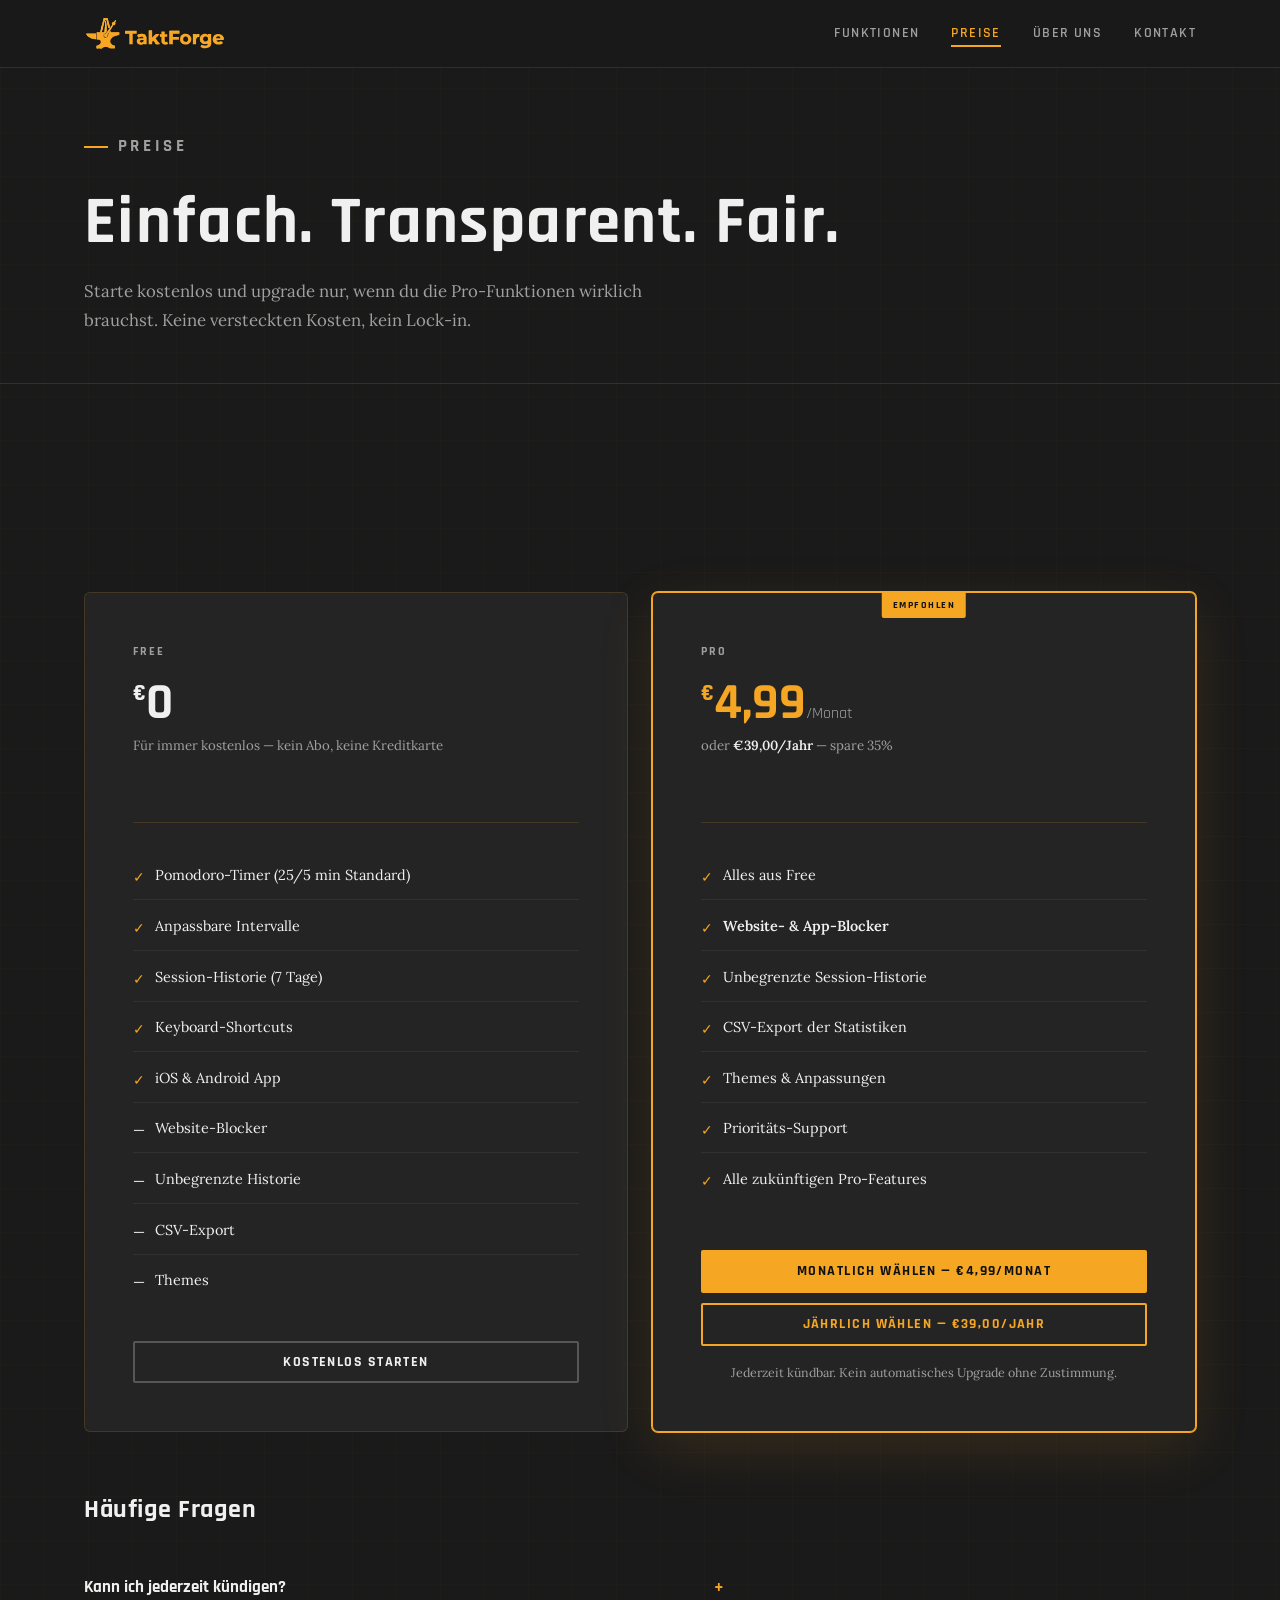
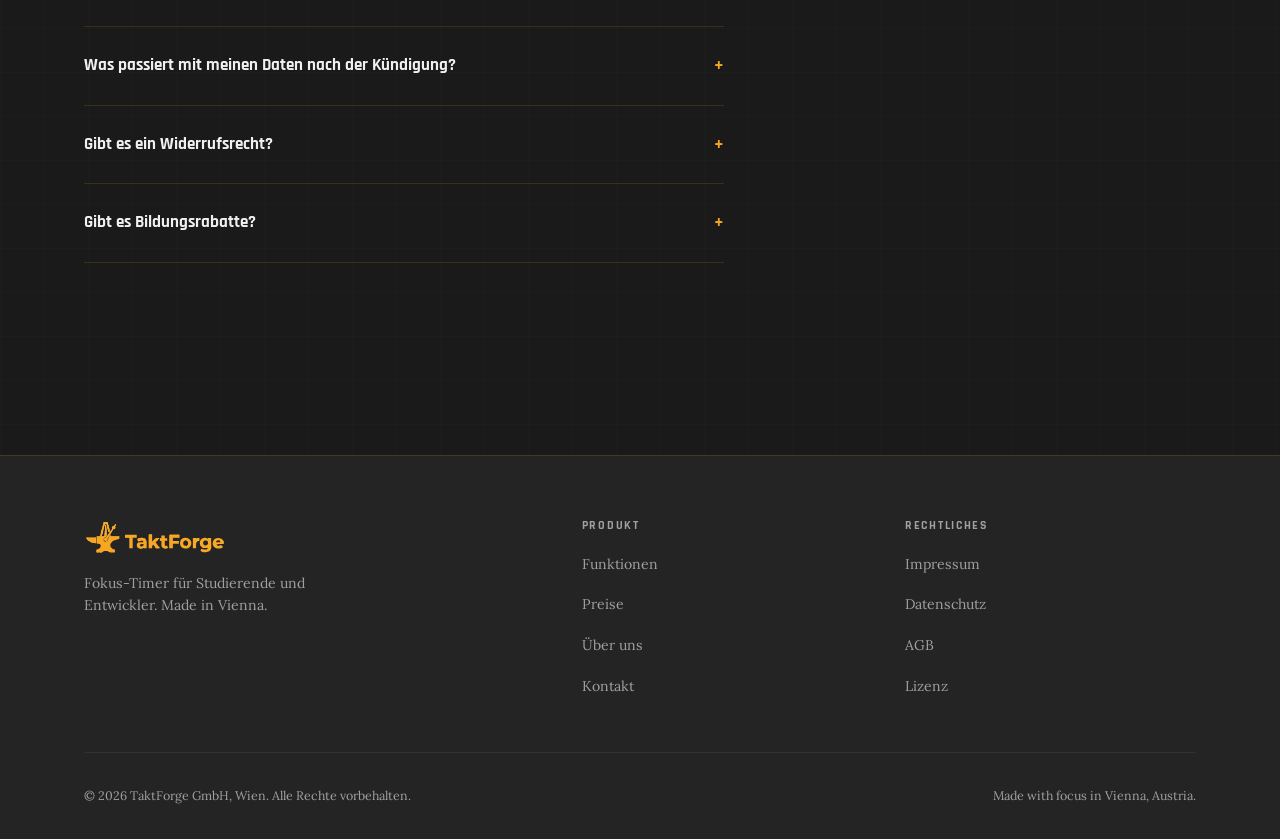
<file: preise.html>
<!doctype html>
<html lang="de">
  <head>
    <meta charset="UTF-8" />
    <meta name="viewport" content="width=device-width, initial-scale=1.0" />
    <title>Preise — TaktForge</title>
    <meta
      name="description"
      content="TaktForge Free ist für immer kostenlos. Pro ab €4,99/Monat oder €39/Jahr — mit Website-Blocker, unbegrenzter Historie und CSV-Export."
    />
    <link rel="icon" href="assets/bildmarke.svg" type="image/svg+xml" />
    <link rel="preconnect" href="https://fonts.googleapis.com" />
    <link rel="preconnect" href="https://fonts.gstatic.com" crossorigin />
    <link
      href="https://fonts.googleapis.com/css2?family=Lora:ital,wght@0,400;0,600;1,400&family=Rajdhani:wght@400;500;600;700&display=swap"
      rel="stylesheet"
    />
    <link rel="stylesheet" href="css/styles.css" />
  </head>
  <body>
    <a href="#main-content" class="skip-link">Zum Hauptinhalt springen</a>

    <header class="site-header" role="banner">
      <div class="container">
        <nav class="nav-inner" aria-label="Hauptnavigation">
          <a
            href="index.html"
            class="logo"
            aria-label="TaktForge – Zur Startseite"
          >
            <img
              src="assets/wortbildmarke.svg"
              class="logo-wortbild"
              alt="TaktForge"
            />
          </a>
          <ul class="nav-links" role="list">
            <li><a href="index.html#features">Funktionen</a></li>
            <li><a href="preise.html" aria-current="page">Preise</a></li>
            <li><a href="about.html">Über uns</a></li>
            <li><a href="kontakt.html">Kontakt</a></li>
          </ul>
          <button
            class="nav-toggle"
            aria-expanded="false"
            aria-controls="mobile-nav"
            aria-label="Menü öffnen"
          >
            <span></span><span></span><span></span>
          </button>
        </nav>
      </div>
    </header>

    <nav class="nav-mobile" id="mobile-nav" aria-label="Mobile Navigation">
      <ul role="list">
        <li><a href="index.html#features">Funktionen</a></li>
        <li><a href="preise.html" aria-current="page">Preise</a></li>
        <li><a href="about.html">Über uns</a></li>
        <li><a href="kontakt.html">Kontakt</a></li>
      </ul>
    </nav>

    <main id="main-content">
      <div class="page-hero">
        <div class="container">
          <p class="section-label">Preise</p>
          <h1>Einfach. Transparent. Fair.</h1>
          <p>
            Starte kostenlos und upgrade nur, wenn du die Pro-Funktionen
            wirklich brauchst. Keine versteckten Kosten, kein Lock-in.
          </p>
        </div>
      </div>

      <section aria-labelledby="pricing-heading">
        <div class="container">
          <h2 id="pricing-heading" class="sr-only">Preisübersicht</h2>

          <div class="pricing-grid">
            <!-- Free -->
            <article class="pricing-card">
              <div class="pricing-tier">Free</div>
              <div class="pricing-price"><span class="currency">€</span>0</div>
              <div class="pricing-alt">
                Für immer kostenlos — kein Abo, keine Kreditkarte
              </div>
              <hr class="pricing-divider" />
              <ul
                class="pricing-features-list"
                aria-label="Free-Plan Funktionen"
              >
                <li class="included">
                  <span class="pf-check" aria-label="Enthalten">✓</span>
                  Pomodoro-Timer (25/5 min Standard)
                </li>
                <li class="included">
                  <span class="pf-check" aria-label="Enthalten">✓</span>
                  Anpassbare Intervalle
                </li>
                <li class="included">
                  <span class="pf-check" aria-label="Enthalten">✓</span>
                  Session-Historie (7 Tage)
                </li>
                <li class="included">
                  <span class="pf-check" aria-label="Enthalten">✓</span>
                  Keyboard-Shortcuts
                </li>
                <li class="included">
                  <span class="pf-check" aria-label="Enthalten">✓</span>
                  iOS &amp; Android App
                </li>
                <li>
                  <span class="pf-dash" aria-label="Nicht enthalten">—</span>
                  Website-Blocker
                </li>
                <li>
                  <span class="pf-dash" aria-label="Nicht enthalten">—</span>
                  Unbegrenzte Historie
                </li>
                <li>
                  <span class="pf-dash" aria-label="Nicht enthalten">—</span>
                  CSV-Export
                </li>
                <li>
                  <span class="pf-dash" aria-label="Nicht enthalten">—</span>
                  Themes
                </li>
              </ul>
              <a
                href="kontakt.html"
                class="btn btn-secondary"
                style="width: 100%; justify-content: center"
                >Kostenlos starten</a
              >
            </article>

            <!-- Pro -->
            <article class="pricing-card featured">
              <div class="pricing-badge-top">Empfohlen</div>
              <div class="pricing-tier">Pro</div>
              <div class="pricing-price is-accent">
                <span class="currency">€</span>4,99<span class="period"
                  >/Monat</span
                >
              </div>
              <div class="pricing-alt">
                oder
                <strong style="color: var(--color-text)">€39,00/Jahr</strong> —
                spare 35%
              </div>
              <hr class="pricing-divider" />
              <ul
                class="pricing-features-list"
                aria-label="Pro-Plan Funktionen"
              >
                <li class="included">
                  <span class="pf-check" aria-label="Enthalten">✓</span>
                  Alles aus Free
                </li>
                <li class="included">
                  <span class="pf-check" aria-label="Enthalten">✓</span>
                  <span><strong>Website- &amp; App-Blocker</strong></span>
                </li>
                <li class="included">
                  <span class="pf-check" aria-label="Enthalten">✓</span>
                  Unbegrenzte Session-Historie
                </li>
                <li class="included">
                  <span class="pf-check" aria-label="Enthalten">✓</span>
                  CSV-Export der Statistiken
                </li>
                <li class="included">
                  <span class="pf-check" aria-label="Enthalten">✓</span>
                  Themes &amp; Anpassungen
                </li>
                <li class="included">
                  <span class="pf-check" aria-label="Enthalten">✓</span>
                  Prioritäts-Support
                </li>
                <li class="included">
                  <span class="pf-check" aria-label="Enthalten">✓</span>
                  Alle zukünftigen Pro-Features
                </li>
              </ul>
              <div style="display: flex; flex-direction: column; gap: 0.65rem">
                <button
                  class="btn btn-primary"
                  style="width: 100%"
                  data-checkout-trigger="monthly"
                  aria-describedby="checkout-info"
                >
                  Monatlich wählen — €4,99/Monat
                </button>
                <button
                  class="btn btn-ghost"
                  style="width: 100%"
                  data-checkout-trigger="yearly"
                  aria-describedby="checkout-info"
                >
                  Jährlich wählen — €39,00/Jahr
                </button>
              </div>
              <p
                id="checkout-info"
                class="text-muted text-xs mt-md"
                style="text-align: center"
              >
                Jederzeit kündbar. Kein automatisches Upgrade ohne Zustimmung.
              </p>
            </article>
          </div>

          <!-- FAQ -->
          <div style="max-width: 640px; margin-top: var(--space-3xl)">
            <h2 style="font-size: 1.6rem; margin-bottom: var(--space-2xl)">
              Häufige Fragen
            </h2>

            <details
              style="
                margin-bottom: var(--space-lg);
                border-bottom: 1px solid var(--color-border);
                padding-bottom: var(--space-lg);
              "
            >
              <summary
                style="
                  font-family: var(--font-heading);
                  font-weight: 700;
                  font-size: 1.05rem;
                  cursor: pointer;
                  color: var(--color-text);
                  list-style: none;
                  display: flex;
                  justify-content: space-between;
                  align-items: center;
                "
              >
                Kann ich jederzeit kündigen?
                <span aria-hidden="true" style="color: var(--color-accent)"
                  >+</span
                >
              </summary>
              <p class="text-muted mt-md">
                Ja. Pro-Abonnements können jederzeit über die App oder per
                E-Mail gekündigt werden. Das Abo läuft bis zum Ende der
                bezahlten Periode weiter.
              </p>
            </details>

            <details
              style="
                margin-bottom: var(--space-lg);
                border-bottom: 1px solid var(--color-border);
                padding-bottom: var(--space-lg);
              "
            >
              <summary
                style="
                  font-family: var(--font-heading);
                  font-weight: 700;
                  font-size: 1.05rem;
                  cursor: pointer;
                  color: var(--color-text);
                  list-style: none;
                  display: flex;
                  justify-content: space-between;
                  align-items: center;
                "
              >
                Was passiert mit meinen Daten nach der Kündigung?
                <span aria-hidden="true" style="color: var(--color-accent)"
                  >+</span
                >
              </summary>
              <p class="text-muted mt-md">
                Deine Session-Historie der letzten 7 Tage bleibt erhalten.
                Ältere Einträge sind nach dem Downgrade nicht mehr zugänglich,
                bleiben aber 30 Tage gespeichert für den Fall eines Upgrades.
              </p>
            </details>

            <details
              style="
                margin-bottom: var(--space-lg);
                border-bottom: 1px solid var(--color-border);
                padding-bottom: var(--space-lg);
              "
            >
              <summary
                style="
                  font-family: var(--font-heading);
                  font-weight: 700;
                  font-size: 1.05rem;
                  cursor: pointer;
                  color: var(--color-text);
                  list-style: none;
                  display: flex;
                  justify-content: space-between;
                  align-items: center;
                "
              >
                Gibt es ein Widerrufsrecht?
                <span aria-hidden="true" style="color: var(--color-accent)"
                  >+</span
                >
              </summary>
              <p class="text-muted mt-md">
                Als VerbraucherIn steht Ihnen grundsätzlich ein 14-tägiges
                Widerrufsrecht zu. Bei digitalen Inhalten, die sofort
                bereitgestellt werden, erlischt dieses Recht mit Zustimmung zur
                sofortigen Ausführung. Details in unseren
                <a href="agb.html">AGB</a>.
              </p>
            </details>

            <details
              style="
                border-bottom: 1px solid var(--color-border);
                padding-bottom: var(--space-lg);
              "
            >
              <summary
                style="
                  font-family: var(--font-heading);
                  font-weight: 700;
                  font-size: 1.05rem;
                  cursor: pointer;
                  color: var(--color-text);
                  list-style: none;
                  display: flex;
                  justify-content: space-between;
                  align-items: center;
                "
              >
                Gibt es Bildungsrabatte?
                <span aria-hidden="true" style="color: var(--color-accent)"
                  >+</span
                >
              </summary>
              <p class="text-muted mt-md">
                Aktuell bieten wir keine gesonderten Bildungsrabatte an —
                TaktForge Free ist bereits vollständig kostenlos und für
                Studierendenbedürfnisse ausgelegt. Schreiben Sie uns für
                besondere Anfragen:
                <a href="mailto:contact@taktforge.app">contact@taktforge.app</a>
              </p>
            </details>
          </div>

          <!-- Checkout Section (hidden by default) -->
          <section
            class="checkout-section"
            id="checkout-section"
            hidden
            aria-labelledby="checkout-heading"
          >
            <h2 id="checkout-heading" tabindex="-1">Bestellung abschließen</h2>
            <p class="text-muted mt-sm mb-lg">
              Sie kaufen digitale Inhalte. Bitte lesen Sie den Hinweis unten
              sorgfältig durch.
            </p>

            <div class="plan-summary" aria-live="polite">
              <span class="plan-name" id="checkout-plan-label"
                >TaktForge Pro — Monatlich</span
              >
              <span class="plan-price" id="checkout-plan-price"
                >€4,99 / Monat</span
              >
            </div>

            <form id="checkout-form" novalidate>
              <div class="highlight-box" style="margin-bottom: var(--space-lg)">
                <p
                  style="
                    font-size: 0.88rem;
                    color: var(--color-text-muted);
                    margin-bottom: var(--space-md);
                  "
                >
                  <strong style="color: var(--color-text)"
                    >Widerrufsbelehrung:</strong
                  >
                  Als VerbraucherIn haben Sie das Recht, binnen 14 Tagen ohne
                  Angabe von Gründen diesen Vertrag zu widerrufen. Da es sich um
                  die Lieferung digitaler Inhalte handelt, erlischt Ihr
                  Widerrufsrecht, sobald TaktForge mit der Ausführung des
                  Vertrags begonnen hat und Sie ausdrücklich zugestimmt haben,
                  dass TaktForge vor Ablauf der Widerrufsfrist mit der
                  Ausführung beginnt.
                </p>
              </div>

              <div class="checkbox-group">
                <input
                  type="checkbox"
                  id="widerruf-checkbox"
                  name="widerruf"
                  required
                />
                <label class="checkbox-label" for="widerruf-checkbox">
                  Ich stimme zu, dass TaktForge mit der Ausführung des Vertrags
                  sofort beginnt, und ich nehme zur Kenntnis, dass ich damit
                  mein Widerrufsrecht verliere. Ich habe die
                  <a href="agb.html">AGB</a> und die
                  <a href="datenschutz.html">Datenschutzerklärung</a> gelesen
                  und akzeptiere diese.
                  <span style="color: var(--color-accent)">*</span>
                </label>
              </div>
              <div class="form-error" id="widerruf-error" role="alert">
                Bitte bestätigen Sie die Zustimmung zur sofortigen Ausführung,
                um fortzufahren.
              </div>

              <div
                style="
                  display: flex;
                  gap: 1rem;
                  flex-wrap: wrap;
                  margin-top: var(--space-lg);
                "
              >
                <button type="submit" class="btn btn-primary">
                  Jetzt kaufen
                </button>
                <button
                  type="button"
                  class="btn btn-secondary"
                  onclick="
                    document.getElementById('checkout-section').hidden = true
                  "
                >
                  Abbrechen
                </button>
              </div>

              <p class="text-xs text-muted mt-md">
                * Pflichtfeld. Zahlung per Kreditkarte, PayPal oder
                SEPA-Lastschrift (Zahlungsabwicklung simuliert). Automatische
                Verlängerung bis zur Kündigung. Mindestlaufzeit: 1 Monat
                (monatlich) / 1 Jahr (jährlich).
              </p>
            </form>
          </section>
        </div>
      </section>
    </main>

    <footer class="site-footer" role="contentinfo">
      <div class="container">
        <div class="footer-grid">
          <div class="footer-brand">
            <a
              href="index.html"
              class="logo"
              aria-label="TaktForge – Zur Startseite"
            >
              <img
                src="assets/wortbildmarke.svg"
                class="logo-wortbild"
                alt="TaktForge"
              />
            </a>
            <p>Fokus-Timer für Studierende und Entwickler. Made in Vienna.</p>
          </div>
          <div class="footer-col">
            <h3>Produkt</h3>
            <ul>
              <li><a href="index.html#features">Funktionen</a></li>
              <li><a href="preise.html">Preise</a></li>
              <li><a href="about.html">Über uns</a></li>
              <li><a href="kontakt.html">Kontakt</a></li>
            </ul>
          </div>
          <div class="footer-col">
            <h3>Rechtliches</h3>
            <ul>
              <li><a href="impressum.html">Impressum</a></li>
              <li><a href="datenschutz.html">Datenschutz</a></li>
              <li><a href="agb.html">AGB</a></li>
              <li><a href="lizenz.html">Lizenz</a></li>
            </ul>
          </div>
        </div>
        <div class="footer-bottom">
          <span>© 2026 TaktForge GmbH, Wien. Alle Rechte vorbehalten.</span>
          <span lang="en">Made with focus in Vienna, Austria.</span>
        </div>
      </div>
    </footer>

    <script src="js/main.js"></script>
  </body>
</html>
</file>
<file: css/styles.css>
/* ========================================
   DESIGN TOKENS
   ======================================== */
:root {
  --color-bg: #1a1a1a;
  --color-surface: #242424;
  --color-surface-raised: #2c2c2c;
  --color-accent: #F5A623;
  --color-accent-dim: rgba(245, 166, 35, 0.12);
  --color-text: #F0F0F0;
  --color-text-muted: #A0A0A0;
  --color-focus: #F5A623;
  --color-border: rgba(245, 166, 35, 0.15);
  --color-border-subtle: rgba(255, 255, 255, 0.06);
  --color-error: #FF5252;
  --color-success: #4CAF50;

  --font-heading: 'Rajdhani', sans-serif;
  --font-body: 'Lora', serif;

  --space-xs: 0.25rem;
  --space-sm: 0.5rem;
  --space-md: 1rem;
  --space-lg: 1.5rem;
  --space-xl: 2rem;
  --space-2xl: 3rem;
  --space-3xl: 4rem;
  --space-4xl: 6rem;

  --radius-sm: 2px;
  --radius-md: 6px;
  --radius-lg: 12px;

  --transition: 0.2s ease;
  --max-width: 1160px;
  --header-height: 68px;
}

/* ========================================
   RESET
   ======================================== */
*, *::before, *::after { box-sizing: border-box; margin: 0; padding: 0; }
html { scroll-behavior: smooth; font-size: 16px; }

body {
  font-family: var(--font-body);
  background-color: var(--color-bg);
  color: var(--color-text);
  line-height: 1.75;
  min-height: 100vh;
  background-image:
    linear-gradient(rgba(245, 166, 35, 0.022) 1px, transparent 1px),
    linear-gradient(90deg, rgba(245, 166, 35, 0.022) 1px, transparent 1px);
  background-size: 44px 44px;
}

img { max-width: 100%; height: auto; display: block; }

a {
  color: var(--color-accent);
  text-decoration: underline;
  text-underline-offset: 3px;
  transition: opacity var(--transition);
}
a:hover { opacity: 0.8; }

ul, ol { padding-left: 1.4rem; }
li { margin-bottom: 0.3rem; }

/* ========================================
   SKIP LINK
   ======================================== */
.skip-link {
  position: absolute;
  top: -100%;
  left: 1rem;
  z-index: 9999;
  background: var(--color-accent);
  color: #1a1a1a;
  font-family: var(--font-heading);
  font-weight: 700;
  font-size: 0.95rem;
  letter-spacing: 0.05em;
  padding: 0.65rem 1.25rem;
  text-decoration: none;
  border-radius: 0 0 var(--radius-sm) var(--radius-sm);
  transition: top 0.2s;
}
.skip-link:focus { top: 0; }

/* ========================================
   FOCUS STYLES
   ======================================== */
:focus-visible {
  outline: none;
  box-shadow: 0 0 0 3px var(--color-focus);
  border-radius: var(--radius-sm);
}

/* ========================================
   TYPOGRAPHY
   ======================================== */
h1, h2, h3, h4, h5, h6 {
  font-family: var(--font-heading);
  font-weight: 700;
  line-height: 1.12;
  letter-spacing: 0.02em;
  color: var(--color-text);
}
h1 { font-size: clamp(2.2rem, 5.5vw, 4.2rem); }
h2 { font-size: clamp(1.6rem, 3.5vw, 2.6rem); }
h3 { font-size: clamp(1.15rem, 2vw, 1.6rem); }
h4 { font-size: 1.15rem; }

p { margin-bottom: 1rem; }
p:last-child { margin-bottom: 0; }

strong { color: var(--color-text); font-weight: 600; }

/* ========================================
   LAYOUT
   ======================================== */
.container {
  width: 100%;
  max-width: var(--max-width);
  margin: 0 auto;
  padding: 0 var(--space-lg);
}
section { padding: var(--space-4xl) 0; }

/* ========================================
   HEADER / NAV
   ======================================== */
.site-header {
  position: sticky;
  top: 0;
  z-index: 200;
  height: var(--header-height);
  background: rgba(26, 26, 26, 0.96);
  backdrop-filter: blur(12px);
  -webkit-backdrop-filter: blur(12px);
  border-bottom: 1px solid var(--color-border);
  display: flex;
  align-items: center;
}

.nav-inner {
  display: flex;
  align-items: center;
  justify-content: space-between;
  width: 100%;
}

.logo {
  display: flex;
  align-items: center;
  gap: 0.55rem;
  text-decoration: none;
  flex-shrink: 0;
}
.logo-icon { width: 36px; height: 36px; flex-shrink: 0; }
.logo-wortbild { height: 36px; width: auto; display: block; flex-shrink: 0; }
.logo-wordmark {
  font-family: var(--font-heading);
  font-weight: 700;
  font-size: 1.35rem;
  letter-spacing: 0.09em;
  text-transform: uppercase;
  color: var(--color-text);
  transition: color var(--transition);
}
.logo:hover .logo-wordmark { color: var(--color-accent); }

.nav-links {
  display: none;
  list-style: none;
  align-items: center;
  gap: var(--space-xl);
  padding: 0;
}
.nav-links a {
  font-family: var(--font-heading);
  font-weight: 600;
  font-size: 0.88rem;
  letter-spacing: 0.1em;
  text-transform: uppercase;
  color: var(--color-text-muted);
  text-decoration: none;
  transition: color var(--transition);
  position: relative;
  padding: 0.2rem 0;
}
.nav-links a::after {
  content: '';
  position: absolute;
  bottom: -2px; left: 0;
  width: 0; height: 2px;
  background: var(--color-accent);
  transition: width var(--transition);
}
.nav-links a:hover,
.nav-links a[aria-current="page"] { color: var(--color-accent); }
.nav-links a:hover::after,
.nav-links a[aria-current="page"]::after { width: 100%; }

.nav-cta { margin-left: var(--space-md); }

.nav-toggle {
  display: flex;
  flex-direction: column;
  gap: 5px;
  background: none;
  border: none;
  cursor: pointer;
  padding: 0.5rem;
}
.nav-toggle span {
  display: block;
  width: 22px; height: 2px;
  background: var(--color-text);
  transition: transform var(--transition), opacity var(--transition);
}
.nav-toggle[aria-expanded="true"] span:nth-child(1) { transform: translateY(7px) rotate(45deg); }
.nav-toggle[aria-expanded="true"] span:nth-child(2) { opacity: 0; }
.nav-toggle[aria-expanded="true"] span:nth-child(3) { transform: translateY(-7px) rotate(-45deg); }

.nav-mobile {
  display: none;
  position: fixed;
  top: var(--header-height); left: 0; right: 0;
  background: var(--color-surface);
  border-bottom: 1px solid var(--color-border);
  z-index: 199;
  padding: var(--space-lg);
}
.nav-mobile.is-open { display: block; }
.nav-mobile ul { list-style: none; padding: 0; }
.nav-mobile a {
  font-family: var(--font-heading);
  font-weight: 600;
  font-size: 1.1rem;
  letter-spacing: 0.1em;
  text-transform: uppercase;
  color: var(--color-text-muted);
  text-decoration: none;
  display: block;
  padding: 0.75rem 0;
  border-bottom: 1px solid var(--color-border-subtle);
  transition: color var(--transition);
}
.nav-mobile a:hover,
.nav-mobile a[aria-current="page"] { color: var(--color-accent); }

@media (min-width: 768px) {
  .nav-links { display: flex; }
  .nav-toggle { display: none; }
}

/* ========================================
   BUTTONS
   ======================================== */
.btn {
  display: inline-flex;
  align-items: center;
  justify-content: center;
  gap: 0.45rem;
  font-family: var(--font-heading);
  font-weight: 700;
  font-size: 0.9rem;
  letter-spacing: 0.1em;
  text-transform: uppercase;
  text-decoration: none;
  padding: 0.75rem 1.6rem;
  border-radius: var(--radius-sm);
  border: 2px solid transparent;
  cursor: pointer;
  transition: all var(--transition);
  white-space: nowrap;
  line-height: 1;
}

.btn-primary {
  background: var(--color-accent);
  color: #111;
  border-color: var(--color-accent);
}
.btn-primary:hover {
  background: #fdb93a;
  border-color: #fdb93a;
  color: #111;
  opacity: 1;
  transform: translateY(-1px);
  box-shadow: 0 6px 24px rgba(245, 166, 35, 0.35);
}

.btn-secondary {
  background: transparent;
  color: var(--color-text);
  border-color: rgba(240, 240, 240, 0.25);
}
.btn-secondary:hover {
  border-color: var(--color-accent);
  color: var(--color-accent);
  opacity: 1;
  transform: translateY(-1px);
}

.btn-ghost {
  background: transparent;
  color: var(--color-accent);
  border-color: var(--color-accent);
}
.btn-ghost:hover {
  background: var(--color-accent);
  color: #111;
  opacity: 1;
}

.btn-sm { padding: 0.5rem 1rem; font-size: 0.8rem; }
.btn-lg { padding: 1rem 2.2rem; font-size: 1rem; }

.btn:disabled { opacity: 0.45; cursor: not-allowed; transform: none !important; box-shadow: none !important; }

/* ========================================
   CARDS
   ======================================== */
.card {
  background: var(--color-surface);
  border: 1px solid var(--color-border);
  border-radius: var(--radius-md);
  padding: var(--space-xl);
}
.card-accent {
  border-color: var(--color-accent);
  box-shadow: 0 0 0 1px var(--color-accent), 0 8px 48px rgba(245, 166, 35, 0.1);
}

/* ========================================
   SECTION LABEL
   ======================================== */
.section-label {
  font-family: var(--font-heading);
  font-size: 0.72rem;
  font-weight: 700;
  letter-spacing: 0.22em;
  text-transform: uppercase;
  color: var(--color-accent);
  display: flex;
  align-items: center;
  gap: 0.6rem;
  margin-bottom: var(--space-lg);
}
.section-label::before {
  content: '';
  display: inline-block;
  width: 24px; height: 2px;
  background: var(--color-accent);
  flex-shrink: 0;
}

/* ========================================
   FORMS
   ======================================== */
.form-group { margin-bottom: var(--space-lg); }

.form-label {
  display: block;
  font-family: var(--font-heading);
  font-weight: 600;
  font-size: 0.82rem;
  letter-spacing: 0.09em;
  text-transform: uppercase;
  color: var(--color-text-muted);
  margin-bottom: var(--space-sm);
}
.form-label .req { color: var(--color-accent); margin-left: 2px; }

.form-control {
  width: 100%;
  background: var(--color-surface);
  border: 1px solid rgba(255, 255, 255, 0.12);
  border-radius: var(--radius-sm);
  padding: 0.7rem 1rem;
  color: var(--color-text);
  font-family: var(--font-body);
  font-size: 1rem;
  transition: border-color var(--transition), box-shadow var(--transition);
}
.form-control:focus {
  outline: none;
  border-color: var(--color-accent);
  box-shadow: 0 0 0 3px rgba(245, 166, 35, 0.2);
}
.form-control::placeholder { color: var(--color-text-muted); opacity: 0.6; }
.form-control[aria-invalid="true"] {
  border-color: var(--color-error);
  box-shadow: 0 0 0 3px rgba(255, 82, 82, 0.18);
}
textarea.form-control { resize: vertical; min-height: 130px; }

.form-error {
  color: var(--color-error);
  font-size: 0.83rem;
  margin-top: 0.3rem;
  display: none;
}
.form-error.visible { display: block; }
.form-hint { color: var(--color-text-muted); font-size: 0.83rem; margin-top: 0.3rem; }

.checkbox-group {
  display: flex;
  align-items: flex-start;
  gap: 0.75rem;
  margin-bottom: var(--space-lg);
}
.checkbox-group input[type="checkbox"] {
  width: 18px; height: 18px;
  min-width: 18px; margin-top: 3px;
  accent-color: var(--color-accent);
  cursor: pointer;
}
.checkbox-label {
  font-size: 0.9rem;
  color: var(--color-text-muted);
  line-height: 1.55;
  cursor: pointer;
}
.checkbox-label a { color: var(--color-accent); }

/* ========================================
   BADGE
   ======================================== */
.badge {
  display: inline-block;
  font-family: var(--font-heading);
  font-size: 0.65rem;
  font-weight: 700;
  letter-spacing: 0.12em;
  text-transform: uppercase;
  padding: 0.2rem 0.55rem;
  border-radius: var(--radius-sm);
  background: var(--color-accent-dim);
  color: var(--color-accent);
  border: 1px solid rgba(245, 166, 35, 0.28);
}

/* ========================================
   PROSE (legal pages)
   ======================================== */
.prose { max-width: 760px; }
.prose h2 {
  margin-top: var(--space-3xl);
  margin-bottom: var(--space-lg);
  padding-top: var(--space-xl);
  border-top: 1px solid var(--color-border);
  font-size: clamp(1.3rem, 3vw, 2rem);
}
.prose h2:first-child { border-top: none; padding-top: 0; margin-top: 0; }
.prose h3 { margin-top: var(--space-2xl); margin-bottom: var(--space-md); font-size: 1.2rem; }
.prose h4 { margin-top: var(--space-xl); margin-bottom: var(--space-sm); font-size: 1rem; }
.prose ul, .prose ol { margin-bottom: var(--space-md); }
.prose li { margin-bottom: 0.4rem; }
.prose p { color: var(--color-text-muted); }
.prose p strong, .prose li strong { color: var(--color-text); }

/* ========================================
   TABLE
   ======================================== */
.table-wrapper {
  overflow-x: auto;
  border-radius: var(--radius-md);
  border: 1px solid var(--color-border);
  margin: var(--space-xl) 0;
}
table { width: 100%; border-collapse: collapse; font-size: 0.9rem; }
th {
  font-family: var(--font-heading);
  font-size: 0.72rem;
  font-weight: 700;
  letter-spacing: 0.12em;
  text-transform: uppercase;
  color: var(--color-text-muted);
  background: var(--color-surface);
  padding: 0.7rem 1rem;
  text-align: left;
  border-bottom: 1px solid var(--color-border);
}
td {
  padding: 0.7rem 1rem;
  border-bottom: 1px solid var(--color-border-subtle);
  color: var(--color-text-muted);
  vertical-align: top;
}
tr:last-child td { border-bottom: none; }
td strong { color: var(--color-text); }

/* ========================================
   FOOTER
   ======================================== */
.site-footer {
  border-top: 1px solid var(--color-border);
  background: var(--color-surface);
  padding: var(--space-3xl) 0 var(--space-xl);
  margin-top: var(--space-4xl);
}
.footer-grid {
  display: grid;
  grid-template-columns: 1fr;
  gap: var(--space-xl);
  margin-bottom: var(--space-2xl);
}
@media (min-width: 640px) {
  .footer-grid { grid-template-columns: 1.6fr 1fr 1fr; }
}
.footer-brand .logo { margin-bottom: var(--space-md); }
.footer-brand p { color: var(--color-text-muted); font-size: 0.88rem; max-width: 260px; line-height: 1.6; }
.footer-col h3 {
  font-family: var(--font-heading);
  font-size: 0.72rem;
  font-weight: 700;
  letter-spacing: 0.15em;
  text-transform: uppercase;
  color: var(--color-text-muted);
  margin-bottom: var(--space-md);
}
.footer-col ul { list-style: none; padding: 0; display: flex; flex-direction: column; gap: var(--space-sm); }
.footer-col ul a {
  color: var(--color-text-muted);
  font-size: 0.88rem;
  text-decoration: none;
  transition: color var(--transition);
}
.footer-col ul a:hover { color: var(--color-accent); }
.footer-bottom {
  display: flex;
  flex-direction: column;
  gap: var(--space-sm);
  padding-top: var(--space-xl);
  border-top: 1px solid var(--color-border-subtle);
  font-size: 0.78rem;
  color: var(--color-text-muted);
}
@media (min-width: 640px) {
  .footer-bottom { flex-direction: row; justify-content: space-between; align-items: center; }
}

/* ========================================
   PAGE HERO (inner pages)
   ======================================== */
.page-hero {
  padding: var(--space-3xl) 0 var(--space-2xl);
  border-bottom: 1px solid var(--color-border);
  margin-bottom: var(--space-3xl);
}
.page-hero h1 { margin-bottom: var(--space-md); }
.page-hero p { color: var(--color-text-muted); font-size: 1.05rem; max-width: 580px; }

/* ========================================
   UTILITIES
   ======================================== */
.text-accent  { color: var(--color-accent); }
.text-muted   { color: var(--color-text-muted); }
.text-center  { text-align: center; }
.text-sm      { font-size: 0.875rem; }
.text-xs      { font-size: 0.78rem; }
.fw-bold      { font-weight: 700; }

.mt-sm  { margin-top: var(--space-sm); }
.mt-md  { margin-top: var(--space-md); }
.mt-lg  { margin-top: var(--space-lg); }
.mt-xl  { margin-top: var(--space-xl); }
.mt-2xl { margin-top: var(--space-2xl); }

.mb-sm  { margin-bottom: var(--space-sm); }
.mb-md  { margin-bottom: var(--space-md); }
.mb-lg  { margin-bottom: var(--space-lg); }
.mb-xl  { margin-bottom: var(--space-xl); }
.mb-2xl { margin-bottom: var(--space-2xl); }

.divider { border: none; border-top: 1px solid var(--color-border); margin: var(--space-2xl) 0; }

.sr-only {
  position: absolute; width: 1px; height: 1px;
  padding: 0; margin: -1px; overflow: hidden;
  clip: rect(0,0,0,0); white-space: nowrap; border: 0;
}

.highlight-box {
  background: var(--color-accent-dim);
  border: 1px solid rgba(245, 166, 35, 0.25);
  border-radius: var(--radius-md);
  padding: var(--space-lg) var(--space-xl);
  margin: var(--space-xl) 0;
}

/* ========================================
   ANIMATIONS
   ======================================== */
@keyframes fadeUp {
  from { opacity: 0; transform: translateY(18px); }
  to   { opacity: 1; transform: translateY(0); }
}
@keyframes glow-pulse {
  0%, 100% { box-shadow: 0 0 0 3px rgba(245, 166, 35, 0.25); }
  50%       { box-shadow: 0 0 0 6px rgba(245, 166, 35, 0.08); }
}
@keyframes tick {
  0%, 100% { opacity: 1; }
  50%       { opacity: 0.6; }
}

.fade-up { animation: fadeUp 0.6s ease both; }
.delay-1 { animation-delay: 0.1s; }
.delay-2 { animation-delay: 0.2s; }
.delay-3 { animation-delay: 0.3s; }
.delay-4 { animation-delay: 0.4s; }

/* ========================================
   HERO (index)
   ======================================== */
.hero {
  padding: var(--space-4xl) 0;
  position: relative;
  overflow: hidden;
}
.hero::before {
  content: '';
  position: absolute;
  top: -160px; right: -120px;
  width: 560px; height: 560px;
  background: radial-gradient(circle, rgba(245, 166, 35, 0.07) 0%, transparent 70%);
  pointer-events: none;
}

.hero-inner {
  display: grid;
  grid-template-columns: 1fr;
  gap: var(--space-3xl);
  align-items: center;
}
@media (min-width: 900px) {
  .hero-inner { grid-template-columns: 1fr auto; gap: var(--space-4xl); }
}

.hero-pill {
  display: inline-flex;
  align-items: center;
  gap: 0.5rem;
  font-family: var(--font-heading);
  font-size: 0.72rem;
  font-weight: 700;
  letter-spacing: 0.18em;
  text-transform: uppercase;
  color: var(--color-accent);
  background: var(--color-accent-dim);
  border: 1px solid rgba(245, 166, 35, 0.28);
  padding: 0.3rem 0.9rem;
  border-radius: 100px;
  margin-bottom: var(--space-xl);
}
.hero-pill-dot {
  width: 6px; height: 6px;
  border-radius: 50%;
  background: var(--color-accent);
  animation: tick 2s ease infinite;
}

.hero-title {
  font-size: clamp(2.4rem, 6vw, 4.8rem);
  line-height: 1.04;
  margin-bottom: var(--space-xl);
  max-width: 720px;
}
.hero-title em { font-style: normal; color: var(--color-accent); }

.hero-subtitle {
  font-size: clamp(1rem, 1.8vw, 1.15rem);
  color: var(--color-text-muted);
  max-width: 480px;
  margin-bottom: var(--space-2xl);
  line-height: 1.75;
}

.hero-ctas {
  display: flex;
  flex-wrap: wrap;
  gap: var(--space-md);
  margin-bottom: var(--space-3xl);
}

.hero-stats {
  display: flex;
  flex-wrap: wrap;
  gap: var(--space-2xl);
  padding-top: var(--space-xl);
  border-top: 1px solid var(--color-border);
}
.stat-value {
  font-family: var(--font-heading);
  font-size: 1.9rem;
  font-weight: 700;
  color: var(--color-accent);
  display: block;
  line-height: 1;
}
.stat-label { font-size: 0.82rem; color: var(--color-text-muted); margin-top: 0.2rem; }

/* Timer mock */
.hero-visual { flex-shrink: 0; }

.timer-card {
  background: var(--color-surface);
  border: 1px solid var(--color-border);
  border-radius: var(--radius-lg);
  padding: var(--space-xl) var(--space-xl) var(--space-lg);
  width: 240px;
  box-shadow: 0 32px 80px rgba(0, 0, 0, 0.5), 0 0 0 1px rgba(245,166,35,0.08);
  animation: glow-pulse 4s ease infinite;
}
.timer-session-label {
  font-family: var(--font-heading);
  font-size: 0.65rem;
  font-weight: 700;
  letter-spacing: 0.2em;
  text-transform: uppercase;
  color: var(--color-text-muted);
  text-align: center;
  margin-bottom: var(--space-lg);
}
.timer-ring-wrap {
  position: relative;
  width: 148px; height: 148px;
  margin: 0 auto var(--space-md);
  display: flex;
  align-items: center;
  justify-content: center;
}
.timer-ring {
  position: absolute;
  top: 0; left: 0;
  width: 100%; height: 100%;
  transform: rotate(-90deg);
}
.ring-track {
  fill: none;
  stroke: rgba(245, 166, 35, 0.1);
  stroke-width: 6;
}
.ring-progress {
  fill: none;
  stroke: var(--color-accent);
  stroke-width: 6;
  stroke-linecap: round;
  stroke-dasharray: 408;
  stroke-dashoffset: 102;
}
.timer-time {
  font-family: var(--font-heading);
  font-size: 2.1rem;
  font-weight: 700;
  color: var(--color-text);
  letter-spacing: 0.04em;
  position: relative;
  z-index: 1;
}
.timer-meta {
  text-align: center;
  font-size: 0.75rem;
  color: var(--color-text-muted);
  margin-bottom: var(--space-lg);
}
.timer-controls {
  display: flex;
  gap: var(--space-sm);
  justify-content: center;
}
.timer-btn-mock {
  background: var(--color-accent);
  color: #111;
  border-radius: 50%;
  width: 40px; height: 40px;
  display: flex;
  align-items: center;
  justify-content: center;
  font-size: 1rem;
  cursor: default;
}
.timer-btn-mock-sm {
  background: rgba(255,255,255,0.06);
  border: 1px solid var(--color-border);
  color: var(--color-text-muted);
  border-radius: 50%;
  width: 36px; height: 36px;
  display: flex;
  align-items: center;
  justify-content: center;
  font-size: 0.85rem;
  cursor: default;
}
.timer-bar {
  margin-top: var(--space-md);
  padding-top: var(--space-md);
  border-top: 1px solid var(--color-border-subtle);
  display: flex;
  align-items: center;
  gap: var(--space-sm);
  font-size: 0.7rem;
  color: var(--color-text-muted);
}
.timer-bar-track {
  flex: 1;
  height: 3px;
  background: rgba(255,255,255,0.08);
  border-radius: 2px;
  overflow: hidden;
}
.timer-bar-fill {
  height: 100%;
  width: 75%;
  background: var(--color-accent);
  border-radius: 2px;
}

/* ========================================
   FEATURES SECTION
   ======================================== */
.features-header {
  max-width: 560px;
  margin-bottom: var(--space-3xl);
}
.features-header h2 { margin-bottom: var(--space-md); }
.features-header p { color: var(--color-text-muted); font-size: 1.05rem; }

.features-grid {
  display: grid;
  grid-template-columns: 1fr;
  gap: var(--space-md);
}
@media (min-width: 640px) { .features-grid { grid-template-columns: 1fr 1fr; } }
@media (min-width: 1024px) { .features-grid { grid-template-columns: repeat(3, 1fr); } }

.feature-card {
  background: var(--color-surface);
  border: 1px solid var(--color-border);
  border-radius: var(--radius-md);
  padding: var(--space-xl);
  transition: border-color var(--transition), transform var(--transition);
}
.feature-card:hover { border-color: rgba(245,166,35,0.4); transform: translateY(-2px); }
.feature-icon {
  width: 42px; height: 42px;
  background: var(--color-accent-dim);
  border: 1px solid rgba(245,166,35,0.25);
  border-radius: var(--radius-sm);
  display: flex;
  align-items: center;
  justify-content: center;
  margin-bottom: var(--space-lg);
  color: var(--color-accent);
}
.feature-card h3 { font-size: 1.1rem; margin-bottom: var(--space-sm); }
.feature-card p { color: var(--color-text-muted); font-size: 0.88rem; line-height: 1.65; margin: 0; }
.feature-card .badge { margin-top: var(--space-md); }

/* ========================================
   PRICING PAGE / TEASER
   ======================================== */
.pricing-grid {
  display: grid;
  grid-template-columns: 1fr;
  gap: var(--space-lg);
  margin: var(--space-2xl) 0;
}
@media (min-width: 720px) { .pricing-grid { grid-template-columns: 1fr 1fr; } }

.pricing-card {
  background: var(--color-surface);
  border: 1px solid var(--color-border);
  border-radius: var(--radius-md);
  padding: var(--space-2xl);
  display: flex;
  flex-direction: column;
  position: relative;
}
.pricing-card.featured {
  border-color: var(--color-accent);
  box-shadow: 0 0 0 1px var(--color-accent), 0 16px 56px rgba(245,166,35,0.13);
}
.pricing-badge-top {
  position: absolute;
  top: -1px; left: 50%;
  transform: translateX(-50%);
  background: var(--color-accent);
  color: #111;
  font-family: var(--font-heading);
  font-size: 0.65rem;
  font-weight: 700;
  letter-spacing: 0.14em;
  text-transform: uppercase;
  padding: 0.22rem 0.7rem;
  border-radius: 0 0 var(--radius-sm) var(--radius-sm);
  white-space: nowrap;
}
.pricing-tier {
  font-family: var(--font-heading);
  font-size: 0.75rem;
  font-weight: 700;
  letter-spacing: 0.18em;
  text-transform: uppercase;
  color: var(--color-text-muted);
  margin-bottom: var(--space-md);
}
.pricing-price {
  font-family: var(--font-heading);
  font-size: 3.2rem;
  font-weight: 700;
  color: var(--color-text);
  line-height: 1;
  margin-bottom: 0.3rem;
}
.pricing-price .currency { font-size: 1.5rem; vertical-align: super; line-height: 0; }
.pricing-price .period { font-size: 1rem; color: var(--color-text-muted); font-weight: 400; }
.pricing-price.is-accent { color: var(--color-accent); }
.pricing-alt { font-size: 0.83rem; color: var(--color-text-muted); margin-bottom: var(--space-xl); }
.pricing-divider {
  border: none;
  border-top: 1px solid var(--color-border);
  margin: var(--space-xl) 0;
}
.pricing-features-list {
  list-style: none; padding: 0;
  flex: 1;
  margin-bottom: var(--space-xl);
}
.pricing-features-list li {
  display: flex;
  align-items: flex-start;
  gap: 0.6rem;
  padding: 0.55rem 0;
  font-size: 0.9rem;
  border-bottom: 1px solid var(--color-border-subtle);
  color: var(--color-text-muted);
}
.pricing-features-list li:last-child { border-bottom: none; }
.pricing-features-list li.included { color: var(--color-text); }
.pricing-features-list li:not(.included) { color: var(--color-text); }
.pf-check { color: var(--color-accent); flex-shrink: 0; font-size: 0.9rem; margin-top: 2px; }
.pf-dash  { color: var(--color-text); flex-shrink: 0; margin-top: 2px; }

/* ── Quotes carousel ─────────────────────────────── */
.quotes-section {
  padding: var(--space-3xl) 0;
  background: var(--color-surface);
  border-top: 1px solid var(--color-border);
  border-bottom: 1px solid var(--color-border);
}
.quotes-carousel { max-width: 720px; margin: 0 auto; }
.quotes-track { overflow: hidden; }
.quote-slide {
  display: none;
  margin: 0;
  text-align: center;
  animation: quoteFade 0.4s ease;
}
.quote-slide.active { display: block; }
@keyframes quoteFade {
  from { opacity: 0; transform: translateY(10px); }
  to   { opacity: 1; transform: translateY(0); }
}
.quote-slide blockquote {
  margin: 0 0 var(--space-lg);
  padding: 0;
  border: none;
}
.quote-slide blockquote p {
  font-family: var(--font-body);
  font-style: italic;
  font-size: clamp(1.1rem, 2vw, 1.4rem);
  line-height: 1.7;
  color: var(--color-text);
}
.quote-slide figcaption {
  font-family: var(--font-heading);
  font-weight: 600;
  font-size: 0.9rem;
  letter-spacing: 0.06em;
  text-transform: uppercase;
  color: var(--color-accent);
}
.quote-years {
  color: var(--color-text-muted);
  font-weight: 400;
}
.quotes-controls {
  display: flex;
  align-items: center;
  justify-content: center;
  gap: var(--space-lg);
  margin-top: var(--space-xl);
}
.quote-btn {
  background: none;
  border: 1px solid var(--color-border);
  color: var(--color-text);
  width: 36px; height: 36px;
  border-radius: 50%;
  cursor: pointer;
  font-size: 1rem;
  display: flex; align-items: center; justify-content: center;
  transition: border-color 0.2s, color 0.2s;
}
.quote-btn:hover { border-color: var(--color-accent); color: var(--color-accent); }
.quote-dots { display: flex; gap: 8px; }
.quote-dot {
  width: 8px; height: 8px;
  border-radius: 50%;
  border: none;
  background: var(--color-border);
  cursor: pointer;
  padding: 0;
  transition: background 0.2s, transform 0.2s;
}
.quote-dot.active { background: var(--color-accent); transform: scale(1.3); }

/* Checkout section on pricing page */
.checkout-section {
  background: var(--color-surface);
  border: 1px solid var(--color-border);
  border-radius: var(--radius-lg);
  padding: var(--space-2xl);
  margin-top: var(--space-3xl);
  max-width: 560px;
}
.checkout-section h2 { font-size: 1.6rem; margin-bottom: var(--space-sm); }
.checkout-section .plan-summary {
  background: var(--color-accent-dim);
  border: 1px solid rgba(245,166,35,0.2);
  border-radius: var(--radius-sm);
  padding: var(--space-md) var(--space-lg);
  margin: var(--space-lg) 0;
  display: flex;
  justify-content: space-between;
  align-items: center;
}
.checkout-section .plan-name {
  font-family: var(--font-heading);
  font-weight: 700;
  font-size: 1rem;
  letter-spacing: 0.05em;
}
.checkout-section .plan-price {
  font-family: var(--font-heading);
  font-weight: 700;
  font-size: 1.1rem;
  color: var(--color-accent);
}

/* ========================================
   ABOUT PAGE
   ======================================== */
.founders-grid {
  display: grid;
  grid-template-columns: repeat(auto-fit, minmax(200px, 1fr));
  gap: var(--space-lg);
  margin: var(--space-2xl) 0;
}
.founder-card {
  background: var(--color-surface);
  border: 1px solid var(--color-border);
  border-radius: var(--radius-md);
  padding: var(--space-xl);
  text-align: center;
}
.founder-avatar {
  width: 72px; height: 72px;
  border-radius: 50%;
  background: var(--color-accent-dim);
  border: 2px solid rgba(245,166,35,0.3);
  display: flex;
  align-items: center;
  justify-content: center;
  margin: 0 auto var(--space-md);
  font-family: var(--font-heading);
  font-size: 1.6rem;
  font-weight: 700;
  color: var(--color-accent);
}
.founder-card h3 { font-size: 1rem; margin-bottom: 0.2rem; }
.founder-photo {
  width: 120px; height: 120px;
  border-radius: 50%;
  object-fit: cover;
  object-position: center top;
  border: 2px solid rgba(245,166,35,0.4);
  display: block;
  margin: 0 auto var(--space-md);
}
.founder-card p { font-size: 0.83rem; color: var(--color-text-muted); margin: 0; }

.brand-marks-grid {
  display: grid;
  grid-template-columns: 1fr;
  gap: var(--space-xl);
  margin: var(--space-2xl) 0;
}
@media (min-width: 768px) { .brand-marks-grid { grid-template-columns: repeat(3, 1fr); } }

.brand-mark-card {
  background: var(--color-surface);
  border: 1px solid var(--color-border);
  border-radius: var(--radius-md);
  overflow: hidden;
}
.brand-mark-display {
  background: #111;
  display: flex;
  align-items: center;
  justify-content: center;
  padding: var(--space-3xl) var(--space-xl);
  border-bottom: 1px solid var(--color-border);
  min-height: 180px;
}
.brand-mark-info { padding: var(--space-xl); }
.brand-mark-info h3 { font-size: 1rem; margin-bottom: var(--space-sm); }
.brand-mark-info p { font-size: 0.85rem; color: var(--color-text-muted); line-height: 1.6; margin: 0; }

/* Inline wordmark for brand mark display */
.bm-wordmark {
  display: flex;
  align-items: center;
  gap: 0.5rem;
}
.bm-wordmark-text {
  font-family: var(--font-heading);
  font-size: 1.4rem;
  font-weight: 700;
  letter-spacing: 0.1em;
  text-transform: uppercase;
  color: var(--color-accent);
}

/* ========================================
   CONTACT PAGE
   ======================================== */
.contact-layout {
  display: grid;
  grid-template-columns: 1fr;
  gap: var(--space-3xl);
}
@media (min-width: 768px) { .contact-layout { grid-template-columns: 1fr 1.4fr; } }

.contact-info h2 { font-size: 1.6rem; margin-bottom: var(--space-md); }
.contact-info p { color: var(--color-text-muted); font-size: 0.95rem; }
.contact-detail {
  display: flex;
  align-items: flex-start;
  gap: var(--space-md);
  margin-bottom: var(--space-lg);
}
.contact-detail-icon {
  width: 38px; height: 38px;
  background: var(--color-accent-dim);
  border: 1px solid rgba(245,166,35,0.2);
  border-radius: var(--radius-sm);
  display: flex; align-items: center; justify-content: center;
  color: var(--color-accent);
  flex-shrink: 0;
}
.contact-detail-text strong { display: block; font-family: var(--font-heading); font-size: 0.75rem; letter-spacing: 0.12em; text-transform: uppercase; color: var(--color-text-muted); margin-bottom: 0.2rem; }
.contact-detail-text span { font-size: 0.92rem; color: var(--color-text); }

/* ========================================
   CHECKOUT SUCCESS
   ======================================== */
.success-page {
  display: flex;
  flex-direction: column;
  align-items: center;
  justify-content: center;
  text-align: center;
  padding: var(--space-4xl) 0;
  min-height: 60vh;
}
.success-icon {
  width: 76px; height: 76px;
  background: rgba(76, 175, 80, 0.1);
  border: 2px solid var(--color-success);
  border-radius: 50%;
  display: flex; align-items: center; justify-content: center;
  margin: 0 auto var(--space-xl);
  font-size: 2rem;
  color: var(--color-success);
}
.success-page h1 { font-size: clamp(1.8rem, 4vw, 2.8rem); margin-bottom: var(--space-md); }
.success-page p { color: var(--color-text-muted); max-width: 480px; }

/* ========================================
   IMPRESSUM / LEGAL SPECIFIC
   ======================================== */
.info-grid {
  display: grid;
  grid-template-columns: 1fr;
  gap: var(--space-sm);
  margin: var(--space-lg) 0;
}
@media (min-width: 640px) { .info-grid { grid-template-columns: 180px 1fr; } }
.info-row { display: contents; }
.info-key {
  font-family: var(--font-heading);
  font-size: 0.78rem;
  font-weight: 700;
  letter-spacing: 0.1em;
  text-transform: uppercase;
  color: var(--color-text-muted);
  padding: 0.4rem 0;
}
.info-val { color: var(--color-text); padding: 0.4rem 0; font-size: 0.92rem; }

.media-table th, .media-table td { font-size: 0.82rem; }

/* AI disclosure label */
.ai-label {
  display: inline-flex;
  align-items: center;
  gap: 0.3rem;
  font-family: var(--font-heading);
  font-size: 0.62rem;
  font-weight: 700;
  letter-spacing: 0.1em;
  text-transform: uppercase;
  color: var(--color-text-muted);
  background: rgba(255,255,255,0.04);
  border: 1px solid rgba(255,255,255,0.1);
  padding: 0.15rem 0.4rem;
  border-radius: var(--radius-sm);
}

/* ========================================
   RESPONSIVE ADJUSTMENTS
   ======================================== */
@media (max-width: 480px) {
  section { padding: var(--space-3xl) 0; }
  .hero { padding: var(--space-3xl) 0; }
  h1 { font-size: 2rem; }
}
</file>
